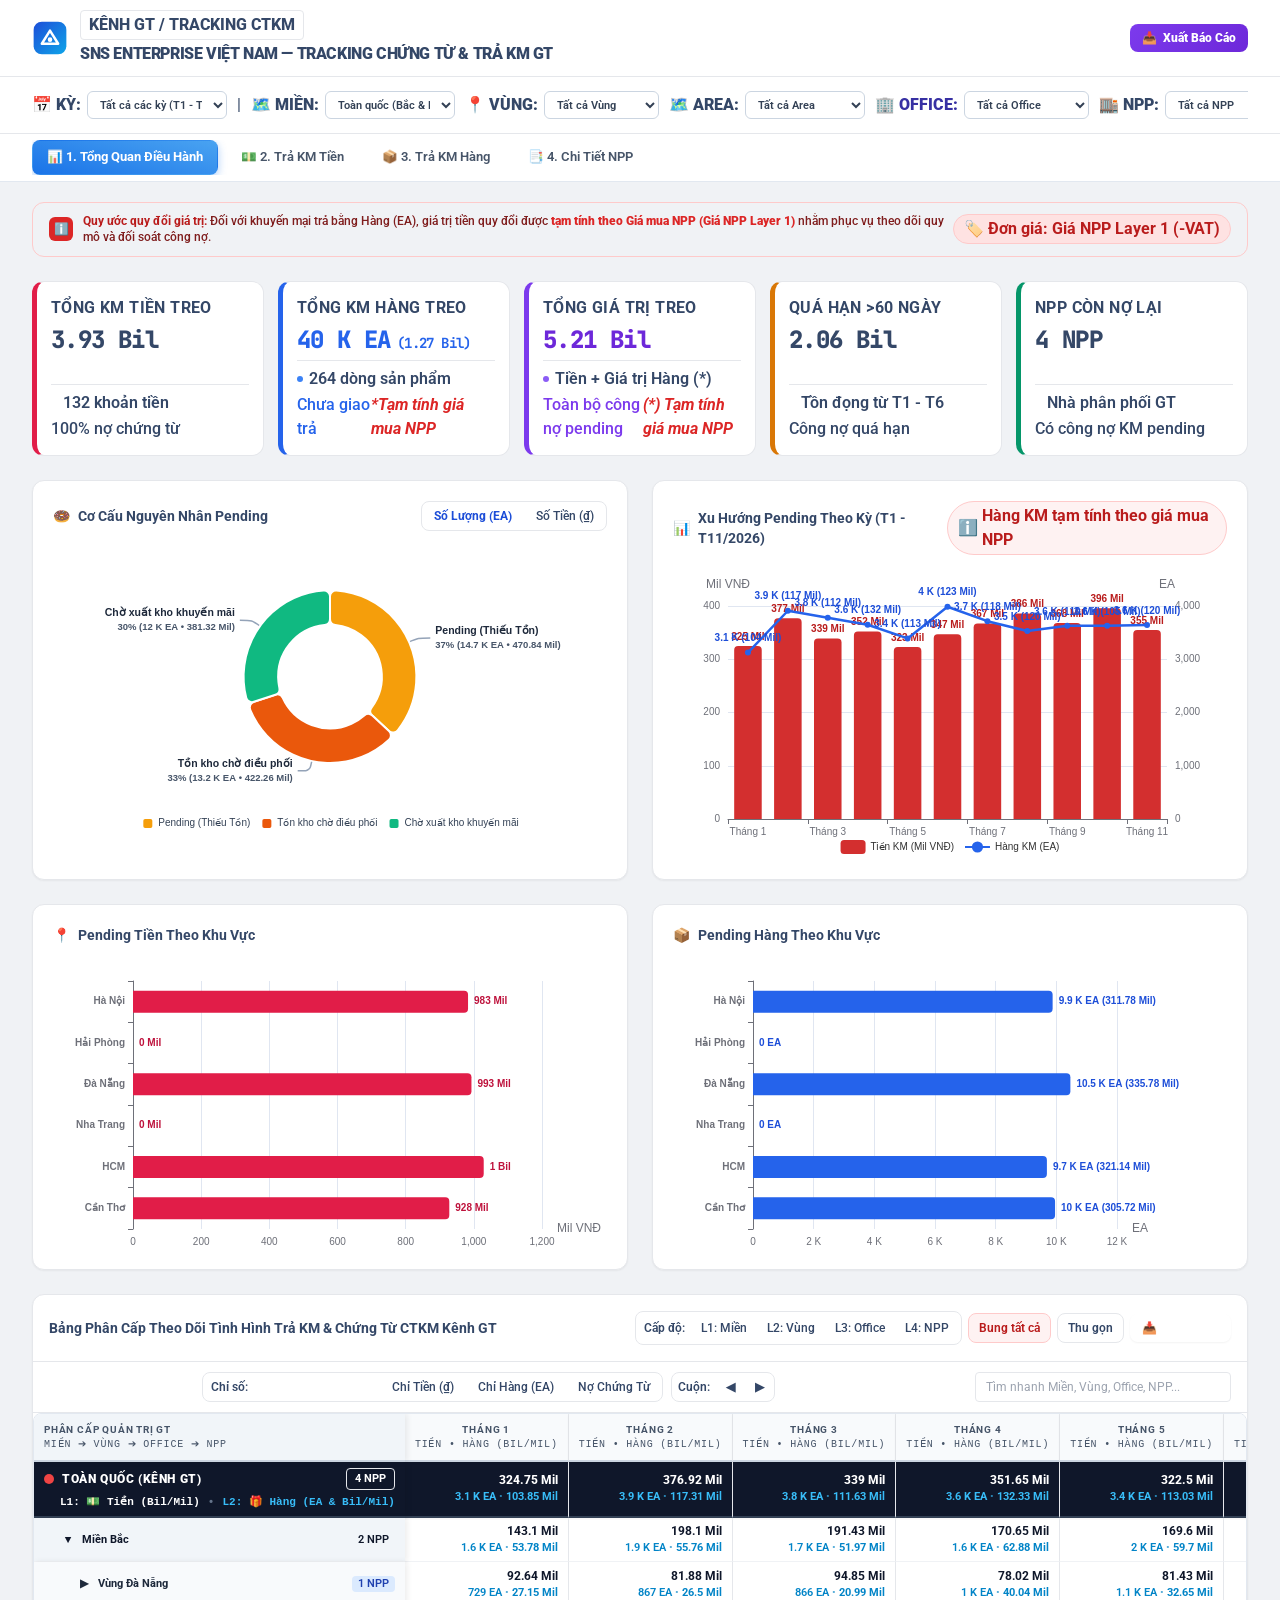
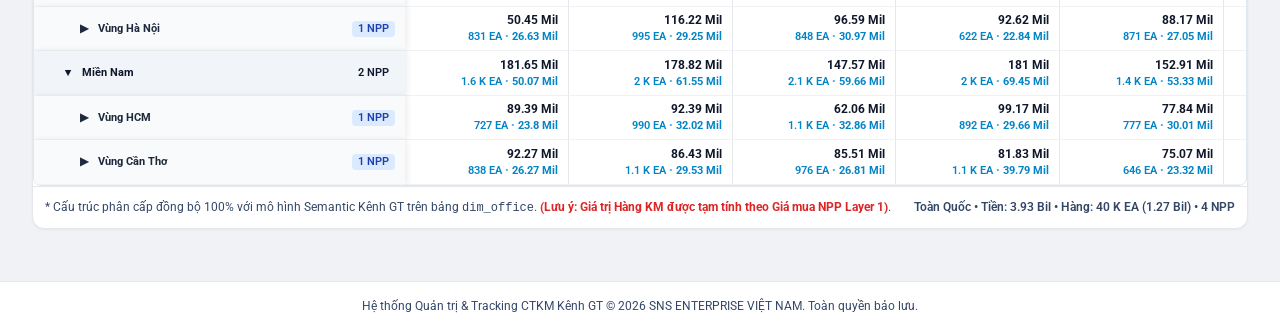
<file: apps/ctkm/index.html>
<!DOCTYPE html>

<html lang="vi">

<head>

    <meta charset="UTF-8">

    <meta name="viewport" content="width=device-width, initial-scale=1.0">

    <title>SNS ENTERPRISE - Tracking Chứng Từ & Trả KM GT</title>

    <!-- Tailwind CSS -->

    <link rel="stylesheet" href="tailwind.min.css">

    <!-- Pako Gzip Decompressor -->

    <script src="pako.min.js"></script>

    <!-- ECharts Data Visualization -->

    <script src="echarts.min.js"></script>

    <!-- SheetJS Excel Export -->

    <script src="xlsx.full.min.js"></script>

    <!-- Google Fonts Roboto + JetBrains Mono -->

    <link rel="preconnect" href="https://fonts.googleapis.com">

    <link rel="preconnect" href="https://fonts.gstatic.com" crossorigin>

    <link href="https://fonts.googleapis.com/css2?family=JetBrains+Mono:wght@400;500;600;700;800&family=Roboto:wght@300;400;500;700;900&display=swap" rel="stylesheet">

    <style>

        :root {

            --bg-page: #F0F2F5;

            --sidebar-bg: #FFFFFF;

            --card-bg: #FFFFFF;

            --text-dark: #344767;

            --text-muted: #7B809A;

        }

        body {

            background-color: var(--bg-page);

            color: var(--text-dark);

            font-family: 'Roboto', -apple-system, BlinkMacSystemFont, "Segoe UI", sans-serif;

            -webkit-font-smoothing: antialiased;

        }

        .font-mono-num {

            font-family: 'JetBrains Mono', 'Roboto', monospace;

            font-variant-numeric: tabular-nums;

            white-space: nowrap !important;

        }

        .sns-red { color: #d32f2f; }

        .bg-sns-red { background-color: #d32f2f; }

        .border-sns-red { border-color: #d32f2f; }

        

        /* TOP HEADER & NAVBAR STYLES (SYNCHRONIZED WITH DASHBOARD_WEB) */

        .top-header-filter {

            background-color: #FFFFFF !important;

            border-bottom: 1px solid #E2E8F0 !important;

        }

        .header-dropdown {

            font-size: 11px;

            font-weight: 600;

            padding: 3px 8px;

            border-radius: 6px;

            border: 1px solid #CBD5E1;

            background-color: #FFFFFF;

            color: #334155;

            outline: none;

            cursor: pointer;

            transition: border-color 0.2s, box-shadow 0.2s;

            height: 28px;

            line-height: 1.2;

            flex-shrink: 0;

        }

        .header-dropdown:hover, .header-dropdown:focus {

            border-color: #2563EB;

            box-shadow: 0 0 0 1px #2563EB;

        }

        #main-filter-bar-wrapper {

            flex-wrap: nowrap !important;

            min-height: 40px !important;

            max-height: 44px !important;

            white-space: nowrap !important;

            overflow-x: auto !important;

            overflow-y: hidden !important;

            scrollbar-width: thin;

        }

        #main-filter-bar-wrapper::-webkit-scrollbar {

            height: 4px;

        }

        #main-filter-bar-wrapper::-webkit-scrollbar-thumb {

            background-color: #CBD5E1;

            border-radius: 4px;

        }



        /* NAVIGATION TABS (SEGMENTED PILL SYSTEM MATCHING DASHBOARD_WEB) */

        .nav-tab-btn {

            display: inline-flex;

            align-items: center;

            gap: 6px;

            padding: 7px 14px;

            border-radius: 8px;

            font-size: 12.5px;

            font-weight: 600;

            color: #475569;

            background: transparent;

            border: 1px solid transparent;

            cursor: pointer;

            transition: all 0.2s ease;

            white-space: nowrap;

            user-select: none;

        }

        .nav-tab-btn:hover {

            background-color: #F1F5F9;

            color: #0F172A;

        }

        .nav-tab-btn.active {

            background: linear-gradient(195deg, #49a3f1, #1A73E8) !important;

            color: #FFFFFF !important;

            font-weight: 700 !important;

            box-shadow: 0 3px 8px rgba(26, 115, 232, 0.35) !important;

        }



        /* GRADIENT ACCENTS */

        .grad-primary { background: linear-gradient(195deg, #be185d, #9d174d); }

        .grad-green   { background: linear-gradient(195deg, #15803d, #14532d); }

        .grad-blue    { background: linear-gradient(195deg, #1e40af, #0f172a); }

        .grad-purple  { background: linear-gradient(195deg, #6b21a8, #3b0764); }

        .grad-orange  { background: linear-gradient(195deg, #c2410c, #7c2d12); }

        .grad-red     { background: linear-gradient(195deg, #b91c1c, #7f1d1d); }



        /* QUICK FILTER PILLS (HIGH-CONTRAST & CLEAR ACTIVE STATE) */

        .quick-filter-btn {

            display: inline-flex;

            align-items: center;

            gap: 5px;

            padding: 5px 12px;

            border-radius: 9999px;

            font-size: 11px;

            font-weight: 600;

            line-height: 1.2;

            cursor: pointer;

            border: 1px solid #cbd5e1;

            background-color: #ffffff;

            color: #334155;

            transition: all 0.15s ease-in-out;

            box-shadow: 0 1px 2px rgba(0, 0, 0, 0.04);

            user-select: none;

            outline: none;

            white-space: nowrap;

        }

        .quick-filter-btn:hover {

            background-color: #f1f5f9;

            border-color: #94a3b8;

            color: #0f172a;

        }

        .quick-filter-btn.active {

            background-color: #0f172a !important;

            border-color: #0f172a !important;

            color: #ffffff !important;

            font-weight: 700 !important;

            box-shadow: 0 2px 4px rgba(15, 23, 42, 0.25) !important;

        }

        .quick-filter-btn.active .pill-dot {

            background-color: #38bdf8 !important;

            box-shadow: 0 0 5px #38bdf8;

        }

        .quick-filter-btn.active .pill-count {

            background-color: rgba(255, 255, 255, 0.25) !important;

            color: #ffffff !important;

        }

        .quick-filter-btn .pill-dot {

            display: inline-block;

            width: 7px;

            height: 7px;

            border-radius: 50%;

        }

        .quick-filter-btn .pill-count {

            display: inline-block;

            padding: 1px 6px;

            border-radius: 9999px;

            font-size: 10px;

            font-weight: 700;

            background-color: #f1f5f9;

            color: #475569;

            margin-left: 2px;

        }

        /* TABLE SYSTEM DERIVED FROM DASHBOARD_WEB (Clean, Robust, No-Overlap) */

        .table-scroll-container {

            max-height: 560px;

            overflow-y: auto !important;

            overflow-x: auto !important;

            -webkit-overflow-scrolling: touch !important;

            position: relative !important;

            border: 1px solid #E2E8F0;

            border-radius: 8px;

            scrollbar-width: thin;

            scrollbar-color: #94A3B8 #F1F5F9;

        }

        .table-scroll-container::-webkit-scrollbar {

            width: 8px !important;

            height: 8px !important;

            display: block !important;

        }

        .table-scroll-container::-webkit-scrollbar-track {

            background: #F1F5F9 !important;

            border-radius: 4px !important;

        }

        .table-scroll-container::-webkit-scrollbar-thumb {

            background: #94A3B8 !important;

            border-radius: 4px !important;

        }

        .table-scroll-container::-webkit-scrollbar-thumb:hover {

            background: #64748B !important;

        }



        .mat-table {

            width: 100%;

            border-collapse: separate !important;

            border-spacing: 0 !important;

            table-layout: auto;

        }

        .mat-table thead th {

            text-transform: uppercase;

            font-size: 10px;

            font-weight: 700;

            color: #475569;

            background-color: #F8FAFC !important;

            border-bottom: 2px solid #CBD5E1 !important;

            padding: 8px 10px;

            position: sticky !important;

            top: 0 !important;

            z-index: 20 !important;

            box-shadow: 0 1px 3px rgba(0, 0, 0, 0.05) !important;

            white-space: nowrap !important;

        }

        .mat-table td {

            font-size: 11px;

            padding: 6px 10px;

            border-bottom: 1px solid #F0F2F5;

            color: #344767;

            white-space: nowrap !important;

            vertical-align: middle;

        }



        /* STICKY FIRST COLUMN (Freeze Column horizontally) */

        .mat-table th:first-child,

        .mat-table td:first-child {

            position: sticky !important;

            left: 0 !important;

            z-index: 15 !important;

            box-shadow: 2px 0 6px rgba(0, 0, 0, 0.08) !important;

            white-space: nowrap !important;

        }



        /* STICKY CORNER CELL (Top-Left intersection of header & first column) */

        .mat-table thead th:first-child {

            position: sticky !important;

            top: 0 !important;

            left: 0 !important;

            z-index: 35 !important;

            background-color: #F1F5F9 !important;

            white-space: nowrap !important;

        }



        /* STICKY SECOND COLUMN (For detail tables: STT at 0px, Entity at 48px) */

        .mat-table th.sticky-col-2,

        .mat-table td.sticky-col-2 {

            position: sticky !important;

            left: 48px !important;

            z-index: 14 !important;

            box-shadow: 3px 0 6px rgba(0, 0, 0, 0.08) !important;

            white-space: nowrap !important;

            width: 250px !important;

            min-width: 220px !important;

            max-width: 280px !important;

            box-sizing: border-box !important;

            overflow: hidden !important;

            text-overflow: ellipsis !important;

        }

        .mat-table thead th.sticky-col-2 {

            position: sticky !important;

            top: 0 !important;

            left: 48px !important;

            z-index: 34 !important;

            background-color: #F1F5F9 !important;

        }



        /* COMPACT RANK / STT COLUMN (48px exact) */

        .th-rank-col,

        .td-rank-col,

        .mat-table th.th-rank-col,

        .mat-table td.td-rank-col,

        .mat-table th:first-child.th-rank-col,

        .mat-table td:first-child.td-rank-col {

            width: 48px !important;

            min-width: 48px !important;

            max-width: 48px !important;

            text-align: center !important;

            padding-left: 2px !important;

            padding-right: 2px !important;

            box-sizing: border-box !important;

            white-space: nowrap !important;

        }



        /* TREE TABLE FIRST COLUMN BOUNDS (Width bounded so it never overlaps numeric columns) */

        .th-tree-col,

        .td-tree-col,

        #table-km-rtm-tree th:first-child,

        #table-km-rtm-tree td:first-child {

            width: 340px !important;

            min-width: 310px !important;

            max-width: 400px !important;

            box-sizing: border-box !important;

            white-space: nowrap !important;

        }



        /* OPAQUE BACKGROUNDS FOR STICKY COLUMNS (Never transparent, prevents bleed-through) */

        .mat-table td:first-child,

        .mat-table td.sticky-col-2 {

            background-color: #ffffff !important;

        }

        .mat-table tr:hover td:first-child,

        .mat-table tr:hover td.sticky-col-2 {

            background-color: #f8fafc !important;

        }



        /* TREE TABLE ROOT ROW (TOÀN QUỐC - DÒNG TỔNG) - SOLID OPAQUE HIGH-CONTRAST */

        .mat-table tr[data-level="0"] {

            background-color: #0f172a !important;

            color: #ffffff !important;

        }

        .mat-table tr[data-level="0"] td {

            background-color: #0f172a !important;

            color: #ffffff !important;

            border-bottom: 2px solid #334155 !important;

        }

        .mat-table tr[data-level="0"]:hover td {

            background-color: #020617 !important;

        }

        .mat-table tr[data-level="0"] td.tree-col-summary-total {

            background-color: #1e1b4b !important;

            border-left: 1px solid #312e81 !important;

            border-right: 1px solid #312e81 !important;

        }

        .mat-table tr[data-level="0"] td.tree-col-summary-paid {

            background-color: #064e3b !important;

            border-left: 1px solid #047857 !important;

            border-right: 1px solid #047857 !important;

        }

        .mat-table tr[data-level="0"] td.tree-col-summary-pending {

            background-color: #450a0a !important;

            border-left: 1px solid #7f1d1d !important;

            border-right: 1px solid #7f1d1d !important;

        }

        .mat-table tr[data-level="0"] td.tree-col-summary-doc {

            background-color: #451a03 !important;

        }



        /* Explicit font colors inside Tree Table (Never rely on stripped tailwind) */

        .mat-table tr[data-level="0"] .tree-val-tien {

            color: #ffffff !important;

            font-weight: 800 !important;

        }

        .mat-table tr[data-level="0"] .tree-val-tien-zero {

            color: #64748b !important;

            font-weight: 500 !important;

        }

        .mat-table tr[data-level="0"] .tree-val-hang {

            color: #38bdf8 !important; /* Bright Cyan */

            font-weight: 700 !important;

        }

        .mat-table tr[data-level="0"] .tree-val-hang-zero {

            color: #64748b !important;

        }

        .mat-table tr[data-level="0"] .tree-val-paid-tien,

        .mat-table tr[data-level="0"] .tree-val-paid-hang {

            color: #34d399 !important; /* Mint Emerald */

            font-weight: 700 !important;

        }

        .mat-table tr[data-level="0"] .tree-val-pending-tien {

            color: #fecdd3 !important; /* Salmon Rose */

            font-weight: 800 !important;

        }



        /* Non-root child rows (level 1-4) */

        .mat-table tr:not([data-level="0"]) .tree-val-tien {

            color: #0f172a;

            font-weight: 700;

        }

        .mat-table tr:not([data-level="0"]) .tree-val-tien-zero {

            color: #94a3b8;

        }

        .mat-table tr:not([data-level="0"]) .tree-val-hang {

            color: #0284c7; /* Sky 600 */

            font-weight: 600;

        }

        .mat-table tr:not([data-level="0"]) .tree-val-hang-zero {

            color: #cbd5e1;

        }



        .mat-table tr[data-level="1"] td:first-child { background-color: #f1f5f9 !important; color: #0f172a !important; font-weight: 700; }

        .mat-table tr[data-level="2"] td:first-child { background-color: #f8fafc !important; color: #1e293b !important; font-weight: 600; }

        .mat-table tr[data-level="3"] td:first-child { background-color: #ffffff !important; color: #334155 !important; font-weight: 500; }

        .mat-table tr[data-level="4"] td:first-child { background-color: #ffffff !important; color: #0f172a !important; }



        /* TABLE SUMMARY FOOTERS (Sticky bottom total rows for Detail Tables) */

        .mat-table tfoot td {

            position: sticky !important;

            bottom: 0 !important;

            z-index: 18 !important;

            background-color: #f8fafc !important;

            border-top: 2px solid #cbd5e1 !important;

            box-shadow: 0 -2px 6px rgba(0, 0, 0, 0.06) !important;

            font-weight: 700;

        }

        .mat-table tfoot td:first-child,

        .mat-table tfoot td.sticky-col-2 {

            z-index: 25 !important;

            background-color: #f1f5f9 !important;

        }



        /* Tabular numbers for clean numeric & currency alignment */

        .tabular-nums {

            font-variant-numeric: tabular-nums;

            font-feature-settings: "tnum";

        }



        /* =========================================================================

           MOBILE RESPONSIVE SYSTEM FOR DATA TABLES & CONTROLS (<= 768px)

           Optimized for iPhone / Android viewports (375px - 430px)

           ========================================================================= */

        @media (max-width: 768px) {

            /* 1. Page and Main Layout */

            body {

                overflow-x: hidden !important;

                font-size: 11.5px !important;

            }

            main {

                padding-left: 6px !important;

                padding-right: 6px !important;

                padding-top: 6px !important;

                padding-bottom: 24px !important;

            }

            .top-header-filter {

                padding: 6px 8px !important;

            }

            #top-breadcrumb {

                font-size: 8.5px !important;

                padding: 1px 5px !important;

            }



            /* 2. Navigation Tab Buttons on Mobile */

            .nav-tab-btn {

                padding: 5px 9px !important;

                font-size: 11px !important;

                gap: 4px !important;

            }



            /* 3. Global Filter Toolbar on Mobile */

            #main-filter-bar-wrapper {

                padding: 4px 6px !important;

                gap: 5px !important;

                min-height: 36px !important;

                max-height: 38px !important;

            }

            .header-dropdown {

                height: 26px !important;

                font-size: 10px !important;

                padding: 2px 5px !important;

            }



            /* 4. Compact 5 KPI Cards (2x2 grid + 5th full width) */

            .kpi-grid-container {

                grid-template-columns: repeat(2, minmax(0, 1fr)) !important;

                gap: 8px !important;

            }

            .kpi-card-npp {

                grid-column: span 2 / span 2 !important;

            }

            .kpi-grid-container > div {

                padding: 9px 10px !important;

            }

            .kpi-grid-container .text-2xl {

                font-size: 1.15rem !important;

                line-height: 1.35rem !important;

                margin-top: 2px !important;

                margin-bottom: 2px !important;

            }



            /* 5. Charts on Mobile */

            .h-72 {

                height: 220px !important;

            }



            /* 6. Quick Filter Pills on Mobile: Single-line smooth swipe */

            .quick-filter-scroll-wrapper {

                flex-wrap: nowrap !important;

                overflow-x: auto !important;

                -webkit-overflow-scrolling: touch !important;

                width: 100% !important;

                padding-bottom: 4px !important;

                scrollbar-width: none !important;

            }

            .quick-filter-scroll-wrapper::-webkit-scrollbar {

                display: none !important;

            }

            .quick-filter-btn {

                padding: 4px 9px !important;

                font-size: 10px !important;

                flex-shrink: 0 !important;

            }



            /* 7. Table Scroll Containers: Maximum smooth touchscreen scrolling */

            .table-scroll-container {

                max-height: 62vh !important;

                -webkit-overflow-scrolling: touch !important;

                overscroll-behavior-x: contain !important;

                border-radius: 6px !important;

            }



            /* 8. TREE TABLE (TAB 1) - FIRST STICKY COLUMN TIGHTENED TO 160px */

            .th-tree-col,

            .td-tree-col,

            #table-km-rtm-tree th:first-child,

            #table-km-rtm-tree td:first-child {

                width: 160px !important;

                min-width: 150px !important;

                max-width: 170px !important;

                white-space: normal !important;

                word-break: normal !important;

                overflow-wrap: break-word !important;

                padding: 4px 5px !important;

                font-size: 10px !important;

                line-height: 1.25 !important;

                box-shadow: 2px 0 6px rgba(0, 0, 0, 0.12) !important;

            }

            #table-km-rtm-tree thead th:first-child {

                width: 160px !important;

                min-width: 150px !important;

                max-width: 170px !important;

                font-size: 9.5px !important;

            }

            .tree-lvl-1 { padding-left: 2px !important; }

            .tree-lvl-2 { padding-left: 7px !important; }

            .tree-lvl-3 { padding-left: 12px !important; }

            .tree-lvl-4 { padding-left: 17px !important; }

            .tree-toggle {

                width: 13px !important;

                height: 13px !important;

                font-size: 8px !important;

                margin-right: 3px !important;

            }

            #table-km-rtm-tree td:not(:first-child) {

                padding: 4px 5px !important;

                font-size: 10px !important;

            }

            #table-km-rtm-tree thead th:not(:first-child) {

                padding: 5px 5px !important;

                font-size: 9px !important;

            }



            /* 9. DETAIL TABLES (TAB 2: TIỀN, TAB 3: HÀNG) - STT 30px + NPP 120px */

            .th-rank-col,

            .td-rank-col,

            .mat-table th.th-rank-col,

            .mat-table td.td-rank-col,

            .mat-table th:first-child.th-rank-col,

            .mat-table td:first-child.td-rank-col {

                width: 30px !important;

                min-width: 30px !important;

                max-width: 32px !important;

                padding: 4px 1px !important;

                font-size: 9px !important;

            }

            .mat-table th.sticky-col-2,

            .mat-table td.sticky-col-2 {

                left: 30px !important;

                width: 120px !important;

                min-width: 110px !important;

                max-width: 130px !important;

                white-space: normal !important;

                word-break: normal !important;

                overflow-wrap: break-word !important;

                font-size: 10px !important;

                line-height: 1.2 !important;

                padding: 4px 5px !important;

                box-shadow: 2px 0 6px rgba(0, 0, 0, 0.12) !important;

            }

            .mat-table thead th.sticky-col-2 {

                left: 30px !important;

                width: 120px !important;

                min-width: 110px !important;

                max-width: 130px !important;

                font-size: 9.5px !important;

            }

            .mat-table tfoot td.sticky-col-2 {

                left: 30px !important;

                width: 120px !important;

                min-width: 110px !important;

                max-width: 130px !important;

            }



            /* Detail tables width & cell scaling */

            #tienScrollContainer table { min-width: 860px !important; }

            #hangScrollContainer table { min-width: 960px !important; }

            .mat-table th:not(:first-child):not(.sticky-col-2) {

                font-size: 9px !important;

                padding: 5px 5px !important;

            }

            .mat-table td:not(:first-child):not(.sticky-col-2) {

                font-size: 10px !important;

                padding: 4px 5px !important;

            }



            /* 10. TAB 4 (CHI TIẾT NPP) ON MOBILE */

            #tab-npp .grid {

                grid-template-columns: repeat(1, minmax(0, 1fr)) !important;

                gap: 12px !important;

            }

            #tab-npp .h-\[700px\] {

                height: auto !important;

                max-height: none !important;

            }

            #nppListContainer {

                max-height: 220px !important;

            }

            #nppDetailContent {

                padding: 10px !important;

            }

            #nppDetailScrollContainer {

                max-height: 48vh !important;

            }

            #nppDetailScrollContainer table {

                min-width: 560px !important;

            }

            #nppDetailScrollContainer th {

                font-size: 9px !important;

                padding: 4px 5px !important;

            }

            #nppDetailScrollContainer td {

                font-size: 10px !important;

                padding: 4px 5px !important;

            }

        }

    </style>

</head>

<body class="text-slate-800 min-h-screen flex flex-col antialiased" style="background-color: #F0F2F5;">



    <!-- TOP HEADER -->

    <header class="top-header-filter sticky top-0 z-40 shadow-xs">

        <div class="w-full max-w-full px-4 lg:px-8 py-2.5">

            <!-- Row 1: Title, Breadcrumbs, Role & Quick Actions -->

            <div class="flex flex-wrap justify-between items-center gap-2.5">

                <!-- Brand & Breadcrumbs -->

                <div class="flex items-center space-x-3">

                    <img src="../../logo_sns.svg" alt="SNS Logo" class="h-9 w-auto object-contain" onerror="this.style.display='none'">

                    <div>

                        <div class="flex items-center gap-1.5 mb-0.5">

                            <span class="text-[9.5px] font-extrabold uppercase px-2 py-0.5 rounded bg-sky-100 text-sky-800 border border-sky-200" id="top-breadcrumb">Kênh GT / Tracking CTKM</span>

                        </div>

                        <h1 class="text-sm md:text-base font-black text-slate-900 tracking-tight leading-snug">

                            SNS ENTERPRISE VIỆT NAM — TRACKING CHỨNG TỪ & TRẢ KM GT

                        </h1>

                    </div>

                </div>



                <!-- Action Buttons -->

                <div class="flex items-center gap-2 shrink-0">

                    <button onclick="openExportChoiceModal()" class="px-3 py-1.5 rounded-lg text-white text-xs font-black shadow-xs transition-all flex items-center gap-1.5 shrink-0" style="background: linear-gradient(135deg, #7c3aed 0%, #6d28d9 100%) !important; color: #FFFFFF !important;" title="Xuất báo cáo Excel (.xlsx)">

                        <span>📥</span> <span>Xuất Báo Cáo</span>

                    </button>

                </div>

            </div>

        </div>



        <!-- Row 2: SLEEK DYNAMIC FILTER BAR (Synchronized with Dashboard Web) -->

        <div class="bg-slate-50 border-t border-slate-200 px-4 lg:px-8 py-2">

            <div id="main-filter-bar-wrapper" class="flex flex-nowrap items-center gap-2.5 overflow-x-auto no-scrollbar">

                

                <!-- Kỳ Tháng -->

                <div class="flex items-center shrink-0 gap-1.5">

                    <span class="text-[10px] font-black text-slate-500 uppercase whitespace-nowrap">📅 KỲ:</span>

                    <select id="selThang" onchange="applyFilters()" class="header-dropdown font-bold text-sky-800 border-sky-300 bg-sky-50/50" style="min-width: 120px; max-width: 140px;">

                        <option value="ALL">Tất cả các kỳ</option>

                    </select>

                </div>



                <span class="text-slate-300 shrink-0">|</span>



                <!-- Miền -->

                <div class="flex items-center shrink-0 gap-1.5">

                    <span class="text-[10px] font-black text-slate-500 uppercase whitespace-nowrap">🗺️ MIỀN:</span>

                    <select id="selMien" onchange="onMienChange()" class="header-dropdown" style="min-width: 110px; max-width: 130px;">

                        <option value="ALL">Toàn quốc (Bắc & Nam)</option>

                        <option value="North">Miền Bắc</option>

                        <option value="South">Miền Nam</option>

                    </select>

                </div>



                <!-- Vùng -->

                <div class="flex items-center shrink-0 gap-1.5">

                    <span class="text-[10px] font-black text-slate-500 uppercase whitespace-nowrap">📍 VÙNG:</span>

                    <select id="selVung" onchange="onVungChange()" class="header-dropdown font-medium text-slate-800" style="min-width: 115px; max-width: 140px;">

                        <option value="ALL">Tất cả Vùng</option>

                    </select>

                </div>



                <!-- Area (Khu Vực Phụ Trách) -->

                <div class="flex items-center shrink-0 gap-1.5">

                    <span class="text-[10px] font-black text-emerald-700 uppercase whitespace-nowrap">🗺️ AREA:</span>

                    <select id="selArea" onchange="onAreaChange()" class="header-dropdown font-semibold text-emerald-800 border-emerald-200 bg-emerald-50/40" style="min-width: 120px; max-width: 145px;">

                        <option value="ALL">Tất cả Area</option>

                    </select>

                </div>



                <!-- Office (Thay thế cấp tên GSBH bằng cấp Office) -->

                <div class="flex items-center shrink-0 gap-1.5">

                    <span class="text-[10px] font-black text-indigo-800 uppercase whitespace-nowrap">🏢 OFFICE:</span>

                    <select id="selOffice" onchange="onOfficeChange()" class="header-dropdown font-bold text-indigo-700 border-indigo-200 bg-indigo-50/40" style="min-width: 125px; max-width: 155px;">

                        <option value="ALL">Tất cả Office</option>

                    </select>

                </div>



                <!-- NPP -->

                <div class="flex items-center shrink-0 gap-1.5">

                    <span class="text-[10px] font-black text-slate-500 uppercase whitespace-nowrap">🏬 NPP:</span>

                    <select id="selNPP" onchange="applyFilters()" class="header-dropdown font-medium text-slate-800" style="min-width: 140px; max-width: 185px;">

                        <option value="ALL">Tất cả NPP</option>

                    </select>

                </div>



                <span class="text-slate-300 shrink-0">|</span>



                <!-- Phân Loại Lý Do -->

                <div class="flex items-center shrink-0 gap-1.5">

                    <span class="text-[10px] font-black text-slate-500 uppercase whitespace-nowrap">⚠️ LÝ DO:</span>

                    <select id="selLyDo" onchange="applyFilters()" class="header-dropdown text-rose-700 font-semibold" style="min-width: 135px; max-width: 165px;">

                        <option value="ALL">Tất cả phân loại lý do</option>

                        <option value="Thiếu chứng từ">Thiếu chứng từ</option>

                        <option value="Pending (đủ chứng từ)">Pending (đủ chứng từ)</option>

                        <option value="Chờ Key đơn trả NPP">Chờ Key đơn trả NPP</option>

                        <option value="NPP Đang Thanh Lý">NPP Đang Thanh Lý</option>

                        <option value="Đã xử lý / Đã trả">Đã xử lý / Đã trả</option>

                    </select>

                </div>



                <!-- Search NPP & Reset Button -->

                <div class="flex items-center shrink-0 gap-1.5 ml-auto">

                    <input id="txtSearch" type="text" placeholder="🔍 Tìm NPP, CTKM..." oninput="applyFilters()" class="header-dropdown font-normal" style="width: 160px; max-width: 180px;">

                    <button onclick="resetFilters()" title="Đặt lại bộ lọc" class="h-[28px] px-2.5 bg-slate-200 hover:bg-slate-300 text-slate-700 rounded-md transition font-bold text-xs flex items-center justify-center shrink-0">↺ Đặt lại</button>

                </div>

            </div>

        </div>



        <!-- Row 3: NAVIGATION TABS (Segmented Rounded Pills) -->

        <div class="bg-white border-t border-slate-200 px-4 lg:px-8 py-1.5">

            <div class="flex items-center gap-2 overflow-x-auto no-scrollbar">

                <button onclick="switchTab('tab-overview')" id="btn-tab-overview" class="nav-tab-btn tab-btn active">

                    📊 1. Tổng Quan Điều Hành

                </button>

                <button onclick="switchTab('tab-tien')" id="btn-tab-tien" class="nav-tab-btn tab-btn">

                    💵 2. Trả KM Tiền

                </button>

                <button onclick="switchTab('tab-hang')" id="btn-tab-hang" class="nav-tab-btn tab-btn">

                    📦 3. Trả KM Hàng

                </button>

                <button onclick="switchTab('tab-npp')" id="btn-tab-npp" class="nav-tab-btn tab-btn">

                    📑 4. Chi Tiết NPP

                </button>

            </div>

        </div>

    </header>



    <!-- MAIN CONTENT -->

    <main class="flex-1 w-full max-w-full px-4 lg:px-8 py-5">



        <!-- ================= TAB 1: TỔNG QUAN ĐIỀU HÀNH ================= -->

        <section id="tab-overview" class="tab-content space-y-6">

            <!-- VALUATION DISCLOSURE BANNER (GHI CHÚ QUY ĐỔI GIÁ MUA NPP - MÀU ĐỎ) -->

            <div class="bg-gradient-to-r from-red-50/95 via-rose-50/70 to-red-50/90 border border-red-200 rounded-xl px-4 py-2.5 flex flex-col sm:flex-row sm:items-center justify-between gap-2 shadow-2xs">

                <div class="flex items-center gap-2.5">

                    <span class="flex-shrink-0 w-6 h-6 rounded-md bg-red-600 text-white flex items-center justify-center font-bold text-xs shadow-2xs">ℹ️</span>

                    <div class="text-xs text-red-950 leading-snug">

                        <span class="font-bold text-red-700">Quy ước quy đổi giá trị:</span>

                        <span class="text-red-900 font-medium">Đối với khuyến mại trả bằng Hàng (EA), giá trị tiền quy đổi được <strong class="text-red-600 font-black">tạm tính theo Giá mua NPP (Giá NPP Layer 1)</strong> nhằm phục vụ theo dõi quy mô và đối soát công nợ.</span>

                    </div>

                </div>

                <div class="flex items-center gap-2 shrink-0 self-end sm:self-auto">

                    <span class="inline-flex items-center gap-1 text-[10px] font-bold px-2.5 py-0.5 rounded-full bg-red-100 text-red-700 border border-red-200 whitespace-nowrap">

                        🏷️ Đơn giá: Giá NPP Layer 1 (-VAT)

                    </span>

                </div>

            </div>



            <!-- 5 KPI CARDS IN 5-COLUMN GRID (Matching Dashboard Web Styling) -->

            <div class="kpi-grid-container grid grid-cols-1 sm:grid-cols-2 lg:grid-cols-5 gap-2.5 sm:gap-3.5">

                <!-- Card 1: Tổng KM Tiền Treo -->

                <div class="bg-white rounded-xl shadow-xs border border-slate-100 p-3.5 flex flex-col justify-between transition-all hover:shadow-md" style="border-left: 5px solid #e11d48 !important;">

                    <div>

                        <div class="text-[11px] font-bold text-slate-400 uppercase tracking-wide">TỔNG KM TIỀN TREO</div>

                        <div id="kpiTien" class="text-2xl font-black font-mono-num text-rose-600 mt-1 mb-1 tracking-tight">0 ₫</div>

                    </div>

                    <div class="text-[11px] font-semibold space-y-0.5 pt-1.5 border-t border-slate-100/80">

                        <div class="flex items-center text-slate-600">

                            <span class="inline-block w-1.5 h-1.5 rounded-full bg-rose-500 mr-1.5"></span>

                            <span id="kpiTienCount">0 khoản tiền</span>

                        </div>

                        <div class="text-rose-600 font-medium" id="kpiTienDocPct">100% nợ chứng từ</div>

                    </div>

                </div>



                <!-- Card 2: Tổng KM Hàng Treo -->

                <div class="bg-white rounded-xl shadow-xs border border-slate-100 p-3.5 flex flex-col justify-between transition-all hover:shadow-md" style="border-left: 5px solid #2563eb !important;">

                    <div>

                        <div class="text-[11px] font-bold text-slate-400 uppercase tracking-wide">TỔNG KM HÀNG TREO</div>

                        <div id="kpiHang" class="text-xl sm:text-2xl font-black font-mono-num text-blue-600 mt-1 mb-1 tracking-tight flex flex-wrap items-baseline gap-1.5">0 EA</div>

                    </div>

                    <div class="text-[11px] font-semibold space-y-0.5 pt-1.5 border-t border-slate-100/80">

                        <div class="flex items-center text-slate-600">

                            <span class="inline-block w-1.5 h-1.5 rounded-full bg-blue-500 mr-1.5"></span>

                            <span id="kpiHangCount">0 dòng sản phẩm</span>

                        </div>

                        <div class="flex items-center justify-between text-[10.5px]">

                            <span class="text-blue-600 font-medium" id="kpiHangStockPct">Chưa giao trả</span>

                            <span class="text-red-600 font-bold italic" title="Giá trị quy đổi tạm tính theo đơn giá mua NPP Layer 1">*Tạm tính giá mua NPP</span>

                        </div>

                    </div>

                </div>



                <!-- Card 3: Tổng Giá Trị Treo (Tiền + Hàng) -->

                <div class="bg-white rounded-xl shadow-xs border border-slate-100 p-3.5 flex flex-col justify-between transition-all hover:shadow-md" style="border-left: 5px solid #7c3aed !important;">

                    <div>

                        <div class="text-[11px] font-bold text-slate-400 uppercase tracking-wide">TỔNG GIÁ TRỊ TREO</div>

                        <div id="kpiTotalValue" class="text-2xl font-black font-mono-num text-purple-700 mt-1 mb-1 tracking-tight">0 ₫</div>

                    </div>

                    <div class="text-[11px] font-semibold space-y-0.5 pt-1.5 border-t border-slate-100/80">

                        <div class="flex items-center text-slate-600">

                            <span class="inline-block w-1.5 h-1.5 rounded-full bg-purple-500 mr-1.5"></span>

                            <span>Tiền + Giá trị Hàng (*)</span>

                        </div>

                        <div class="flex items-center justify-between text-[10.5px]">

                            <span class="text-purple-600 font-medium">Toàn bộ công nợ pending</span>

                            <span class="text-red-600 font-bold italic" title="Hàng KM tạm tính theo giá mua NPP Layer 1">(*) Tạm tính giá mua NPP</span>

                        </div>

                    </div>

                </div>



                <!-- Card 4: Quá Hạn >60 Ngày -->

                <div class="bg-white rounded-xl shadow-xs border border-slate-100 p-3.5 flex flex-col justify-between transition-all hover:shadow-md" style="border-left: 5px solid #d97706 !important;">

                    <div>

                        <div class="text-[11px] font-bold text-slate-400 uppercase tracking-wide">QUÁ HẠN >60 NGÀY</div>

                        <div id="kpiAgingHigh" class="text-2xl font-black font-mono-num text-amber-600 mt-1 mb-1 tracking-tight">0 ₫</div>

                    </div>

                    <div class="text-[11px] font-semibold space-y-0.5 pt-1.5 border-t border-slate-100/80">

                        <div class="flex items-center text-slate-600">

                            <span class="inline-block w-1.5 h-1.5 rounded-full bg-amber-500 mr-1.5"></span>

                            <span>Tồn đọng từ T1 - T6</span>

                        </div>

                        <div class="text-amber-600 font-medium">Công nợ quá hạn</div>

                    </div>

                </div>



                <!-- Card 5: Số NPP Bị Treo KM -->

                <div class="kpi-card-npp bg-white rounded-xl shadow-xs border border-slate-100 p-3.5 flex flex-col justify-between transition-all hover:shadow-md" style="border-left: 5px solid #059669 !important;">

                    <div>

                        <div class="text-[11px] font-bold text-slate-400 uppercase tracking-wide">NPP CÒN NỢ LẠI</div>

                        <div id="kpiNPP" class="text-2xl font-black font-mono-num text-emerald-600 mt-1 mb-1 tracking-tight">0 NPP</div>

                    </div>

                    <div class="text-[11px] font-semibold space-y-0.5 pt-1.5 border-t border-slate-100/80">

                        <div class="flex items-center text-slate-600">

                            <span class="inline-block w-1.5 h-1.5 rounded-full bg-emerald-500 mr-1.5"></span>

                            <span>Nhà phân phối GT</span>

                        </div>

                        <div class="text-emerald-600 font-medium">Có công nợ KM pending</div>

                    </div>

                </div>

            </div>



            <!-- CHARTS ROW 1 -->

            <div class="grid grid-cols-1 lg:grid-cols-2 gap-6">

                <!-- Chart 1: Cơ cấu nguyên nhân pending -->

                <div class="bg-white p-5 rounded-xl border border-slate-200 shadow-sm">

                    <div class="flex flex-wrap items-center justify-between mb-4 gap-2">

                        <h2 class="text-sm font-bold text-slate-800 flex items-center gap-2">

                            <span>🍩</span> Cơ Cấu Nguyên Nhân Pending

                        </h2>

                        <!-- Switch Metric: Số Lượng (EA) vs Số Tiền (VNĐ) -->

                        <div class="flex items-center gap-1 bg-slate-100 p-0.5 rounded-lg border border-slate-200 text-xs">

                            <button type="button" onclick="setChartReasonMetric('EA')" id="btnReasonMetric-EA" class="px-2.5 py-1 rounded text-xs font-bold bg-white text-blue-700 shadow-2xs transition">Số Lượng (EA)</button>

                            <button type="button" onclick="setChartReasonMetric('TIEN')" id="btnReasonMetric-TIEN" class="px-2.5 py-1 rounded text-xs font-medium text-slate-600 hover:text-slate-900 transition">Số Tiền (₫)</button>

                        </div>

                    </div>

                    <div id="chartReasons" class="h-72 w-full"></div>

                </div>



                <!-- Chart 2: Diễn biến theo tháng -->

                <div class="bg-white p-5 rounded-xl border border-slate-200 shadow-sm">

                    <div class="flex items-center justify-between mb-4">

                        <h2 class="text-sm font-bold text-slate-800 flex items-center gap-2">

                            <span>📊</span> <span id="lblChartMonthlyTitle">Xu Hướng Pending Theo Kỳ</span>

                        </h2>

                        <span class="text-[10px] font-bold text-red-700 bg-red-50 px-2.5 py-0.5 rounded-full border border-red-200 hidden sm:inline-flex items-center gap-1" title="Giá trị tiền của Hàng KM tạm tính theo Giá mua NPP (Layer 1)">

                            <span>ℹ️</span> Hàng KM tạm tính theo giá mua NPP

                        </span>

                    </div>

                    <div id="chartMonthly" class="h-72 w-full"></div>

                </div>

            </div>



            <!-- CHARTS ROW 2 -->

            <div class="grid grid-cols-1 lg:grid-cols-2 gap-6">

                <!-- Chart 3: Pending Tiền Theo Khu vực -->

                <div class="bg-white p-5 rounded-xl border border-slate-200 shadow-sm">

                    <div class="flex items-center justify-between mb-4">

                        <h2 class="text-sm font-bold text-slate-800 flex items-center gap-2">

                            <span>📍</span> Pending Tiền Theo Khu Vực

                        </h2>

                    </div>

                    <div id="chartRegions" class="h-72 w-full"></div>

                </div>



                <!-- Chart 4: Pending Hàng Theo Khu vực -->

                <div class="bg-white p-5 rounded-xl border border-slate-200 shadow-sm">

                    <div class="flex items-center justify-between mb-4">

                        <h2 class="text-sm font-bold text-slate-800 flex items-center gap-2">

                            <span>📦</span> Pending Hàng Theo Khu Vực

                        </h2>

                    </div>

                    <div id="chartStorage" class="h-72 w-full"></div>

                </div>

            </div>



            <!-- TREE TABLE: BẢNG PHÂN CẤP SỐ LIỆU CTKM THEO CẤU TRÚC DIM_CHANNEL (KHUNG ĐỎ YÊU CẦU) -->

            <div class="bg-white rounded-xl border border-slate-200 shadow-sm overflow-hidden" id="treeTableContainer">

                <div class="p-4 border-b border-slate-200 bg-slate-50/80 flex flex-col md:flex-row items-start md:items-center justify-between gap-3">

                    <div>

                        <h3 class="text-sm font-bold text-slate-900">

                            Bảng Phân Cấp Theo Dõi Tình Hình Trả KM & Chứng Từ CTKM Kênh GT

                        </h3>

                    </div>



                    <!-- Level & Action Buttons -->

                    <div class="flex flex-wrap items-center gap-1.5 text-xs">

                        <div class="flex items-center space-x-1 bg-white p-1 rounded-lg border border-slate-200 shadow-xs">

                            <span class="text-[11px] font-semibold text-slate-400 px-1">Cấp độ:</span>

                            <button type="button" onclick="expandTreeToLevel(1)" class="px-2 py-1 bg-slate-100 hover:bg-slate-200 rounded text-slate-700 font-medium transition">L1: Miền</button>

                            <button type="button" onclick="expandTreeToLevel(2)" class="px-2 py-1 bg-slate-100 hover:bg-slate-200 rounded text-slate-700 font-medium transition">L2: Vùng</button>

                            <button type="button" onclick="expandTreeToLevel(3)" class="px-2 py-1 bg-slate-100 hover:bg-slate-200 rounded text-slate-700 font-medium transition">L3: Office</button>

                            <button type="button" onclick="expandTreeToLevel(4)" class="px-2 py-1 bg-slate-100 hover:bg-slate-200 rounded text-slate-700 font-medium transition">L4: NPP</button>

                        </div>



                        <button type="button" onclick="expandAllTree()" class="px-2.5 py-1.5 bg-red-50 hover:bg-red-100 text-red-700 font-semibold rounded-lg border border-red-200 transition">

                            Bung tất cả

                        </button>

                        <button type="button" onclick="collapseAllTree()" class="px-2.5 py-1.5 bg-slate-100 hover:bg-slate-200 text-slate-600 font-semibold rounded-lg border border-slate-200 transition">

                            Thu gọn

                        </button>



                        <button type="button" onclick="exportTreeToExcel()" class="px-3 py-1.5 bg-emerald-600 hover:bg-emerald-700 text-white font-semibold rounded-lg shadow-sm flex items-center gap-1.5 transition">

                            <span>📥</span> Xuất Excel

                        </button>

                    </div>

                </div>



                <!-- Sub-bar: Expand/Collapse Months & Metric Selector & Quick Scroll & Search -->

                <div class="px-4 py-2.5 bg-slate-50 border-b border-slate-200 flex flex-wrap items-center justify-between text-xs gap-3">

                    <div class="flex flex-wrap items-center gap-2">

                        <!-- Toggle Button Bung/Thu Gọn 8 Tháng -->

                        <button type="button" onclick="toggleMonthColumns()" id="btnToggleMonthCols" class="px-3 py-1.5 rounded-lg text-xs font-bold bg-slate-800 hover:bg-slate-700 text-white shadow-xs flex items-center gap-1.5 transition">

                            <span id="btnToggleMonthColsIcon">⊟</span>

                            <span id="btnToggleMonthColsText">Thu Gọn Cột Tháng</span>

                        </button>



                        <!-- Metric Selector for Months -->

                        <div class="flex items-center gap-1 bg-white p-0.5 rounded-lg border border-slate-300 shadow-2xs">

                            <span class="text-[11px] font-semibold text-slate-400 px-1.5">Chỉ số:</span>

                            <button type="button" onclick="setTreeMetric('ALL')" id="metricBtn-ALL" class="px-2.5 py-1 rounded text-xs font-bold bg-slate-800 text-white transition">Toàn Diện (₫ & EA)</button>

                            <button type="button" onclick="setTreeMetric('TIEN')" id="metricBtn-TIEN" class="px-2.5 py-1 rounded text-xs font-medium text-slate-600 hover:bg-slate-100 transition">Chỉ Tiền (₫)</button>

                            <button type="button" onclick="setTreeMetric('HANG')" id="metricBtn-HANG" class="px-2.5 py-1 rounded text-xs font-medium text-slate-600 hover:bg-slate-100 transition">Chỉ Hàng (EA)</button>

                            <button type="button" onclick="setTreeMetric('DOC')" id="metricBtn-DOC" class="px-2.5 py-1 rounded text-xs font-medium text-slate-600 hover:bg-slate-100 transition">Nợ Chứng Từ</button>

                        </div>



                        <!-- Quick Scroll Buttons for Wide Table -->

                        <div class="flex items-center space-x-1 bg-white p-0.5 rounded-lg border border-slate-200 shadow-2xs">

                            <span class="text-[11px] font-semibold text-slate-400 px-1">Cuộn:</span>

                            <button type="button" onclick="scrollTreeHoriz(-280)" class="px-2 py-1 bg-slate-100 hover:bg-slate-200 rounded text-slate-700 font-bold transition" title="Cuộn sang trái">◀</button>

                            <button type="button" onclick="scrollTreeHoriz(280)" class="px-2 py-1 bg-slate-100 hover:bg-slate-200 rounded text-slate-700 font-bold transition" title="Cuộn sang phải">▶</button>

                        </div>

                    </div>



                    <!-- Search Input inside Tree -->

                    <div class="flex items-center space-x-2">

                        <input id="txtTreeSearch" type="text" placeholder="Tìm nhanh Miền, Vùng, Office, NPP..." oninput="onTreeSearch()" class="w-64 bg-white border border-slate-300 rounded px-2.5 py-1.5 text-xs text-slate-800 placeholder-slate-400 focus:outline-none focus:ring-1 focus:ring-red-500 shadow-xs">

                    </div>

                </div>



                <!-- Mobile Table Hint & Quick Touch Scroll Bar -->

                <div class="sm:hidden flex items-center justify-between px-3 py-1.5 bg-sky-50 border-b border-sky-100 text-xs">

                    <span class="text-[10.5px] font-bold text-sky-800 flex items-center gap-1">

                        <span>👆</span> Vuốt ngang xem đủ cột phân cấp & số liệu

                    </span>

                    <div class="flex items-center gap-1">

                        <button type="button" onclick="scrollTreeHoriz(-200)" class="px-2 py-0.5 bg-white hover:bg-sky-100 text-sky-800 font-bold rounded border border-sky-200 text-[11px] shadow-2xs">◀ Trái</button>

                        <button type="button" onclick="scrollTreeHoriz(200)" class="px-2 py-0.5 bg-white hover:bg-sky-100 text-sky-800 font-bold rounded border border-sky-200 text-[11px] shadow-2xs">Phải ▶</button>

                    </div>

                </div>



                <!-- Tree Table Container with Enhanced Scrollbars -->

                <div class="table-scroll-container" id="treeScrollContainer">

                    <table class="mat-table text-[11px]" id="table-km-rtm-tree">

                        <thead class="bg-slate-100 sticky top-0 z-30 text-[11px] font-bold text-slate-700 uppercase tracking-wider border-b border-slate-200 shadow-xs" id="km-tree-thead">

                            <!-- Injected dynamically by renderTreeHeader() -->

                        </thead>

                        <tbody id="km-tree-tbody" class="divide-y divide-slate-100">

                            <!-- Dynamic rows rendered via JS -->

                        </tbody>

                    </table>

                </div>



                <!-- Tree Table Footer Summary -->

                <div class="p-3 bg-slate-50 border-t border-slate-200 text-xs text-slate-500 flex flex-wrap items-center justify-between gap-2">

                    <div>

                        * Cấu trúc phân cấp đồng bộ 100% với mô hình Semantic Kênh GT trên bảng <code>dim_office</code>. <span class="text-red-600 font-bold">(Lưu ý: Giá trị Hàng KM được tạm tính theo Giá mua NPP Layer 1)</span>.

                    </div>

                    <div id="treeSummaryStats" class="font-semibold text-slate-700">

                        Đang hiển thị Toàn Quốc

                    </div>

                </div>

            </div>



        </section>



        <!-- ================= TAB 2: TRẢ KM TIỀN ================= -->

        <section id="tab-tien" class="tab-content hidden space-y-4">

            <!-- Action Bar -->

            <div class="bg-white p-4 rounded-xl border border-slate-200 shadow-sm flex flex-col md:flex-row items-center justify-between gap-3">

                <div class="quick-filter-scroll-wrapper flex items-center gap-1.5 text-xs">

                    <span class="font-bold text-slate-700 mr-1 flex items-center gap-1 flex-shrink-0"><span>📑</span> Lọc nhanh chứng từ:</span>

                    <button type="button" onclick="setTienDocFilter('ALL')" id="pill-tien-all" class="quick-filter-btn active">

                        <span class="pill-dot" style="background-color:#64748b;"></span>

                        <span>Tất cả</span>

                        <span class="pill-count" id="cnt-tien-all">0</span>

                    </button>

                    <button type="button" onclick="setTienDocFilter('BXN')" id="pill-tien-bxn" class="quick-filter-btn">

                        <span class="pill-dot" style="background-color:#f59e0b;"></span>

                        <span>Thiếu BXN</span>

                        <span class="pill-count" id="cnt-tien-bxn">0</span>

                    </button>

                    <button type="button" onclick="setTienDocFilter('HĐ')" id="pill-tien-hd" class="quick-filter-btn">

                        <span class="pill-dot" style="background-color:#ef4444;"></span>

                        <span>Thiếu HĐ</span>

                        <span class="pill-count" id="cnt-tien-hd">0</span>

                    </button>

                    <button type="button" onclick="setTienDocFilter('BB')" id="pill-tien-bb" class="quick-filter-btn">

                        <span class="pill-dot" style="background-color:#3b82f6;"></span>

                        <span>Thiếu BB</span>

                        <span class="pill-count" id="cnt-tien-bb">0</span>

                    </button>

                    <button type="button" onclick="setTienDocFilter('BXNTB')" id="pill-tien-bxntb" class="quick-filter-btn">

                        <span class="pill-dot" style="background-color:#a855f7;"></span>

                        <span>Thiếu BXNTB</span>

                        <span class="pill-count" id="cnt-tien-bxntb">0</span>

                    </button>

                    <button type="button" onclick="setTienDocFilter('AGING')" id="pill-tien-aging" class="quick-filter-btn">

                        <span class="pill-dot" style="background-color:#e11d48;"></span>

                        <span>Quá hạn >60 ngày</span>

                        <span class="pill-count" id="cnt-tien-aging">0</span>

                    </button>

                </div>

                <div class="flex items-center space-x-2">

                    <div class="flex items-center space-x-1 bg-slate-50 p-0.5 rounded-lg border border-slate-200">

                        <span class="text-[11px] font-semibold text-slate-400 px-1">Cuộn bảng:</span>

                        <button type="button" onclick="scrollTableHoriz('tienScrollContainer', -300)" class="px-2 py-1 bg-white hover:bg-slate-200 rounded text-slate-700 font-bold transition shadow-2xs" title="Cuộn sang trái">◀</button>

                        <button type="button" onclick="scrollTableHoriz('tienScrollContainer', 300)" class="px-2 py-1 bg-white hover:bg-slate-200 rounded text-slate-700 font-bold transition shadow-2xs" title="Cuộn sang phải">▶</button>

                    </div>

                    <button onclick="exportTienToExcel()" class="px-3 py-1.5 bg-emerald-600 hover:bg-emerald-700 text-white rounded-lg text-xs font-semibold flex items-center gap-1.5 shadow-sm transition">

                        📥 Xuất Excel Đối Chiếu

                    </button>

                </div>

            </div>



            <!-- Table Container with Frozen Columns & Enhanced Scrollbars -->

            <div class="bg-white rounded-xl border border-slate-200 shadow-sm overflow-hidden">

                <!-- Mobile Table Hint & Quick Touch Scroll Bar -->

                <div class="sm:hidden flex items-center justify-between px-3 py-1.5 bg-rose-50 border-b border-rose-100 text-xs">

                    <span class="text-[10.5px] font-bold text-rose-800 flex items-center gap-1">

                        <span>👆</span> Vuốt ngang xem đủ cột tiền & chứng từ

                    </span>

                    <div class="flex items-center gap-1">

                        <button type="button" onclick="scrollTableHoriz('tienScrollContainer', -200)" class="px-2 py-0.5 bg-white hover:bg-rose-100 text-rose-800 font-bold rounded border border-rose-200 text-[11px] shadow-2xs">◀ Trái</button>

                        <button type="button" onclick="scrollTableHoriz('tienScrollContainer', 200)" class="px-2 py-0.5 bg-white hover:bg-rose-100 text-rose-800 font-bold rounded border border-rose-200 text-[11px] shadow-2xs">Phải ▶</button>

                    </div>

                </div>



                <div id="tienScrollContainer" class="table-scroll-container">

                    <table class="mat-table text-[11px] min-w-[1380px]">

                        <thead>

                            <tr>

                                <th class="th-rank-col text-center">STT</th>

                                <th class="sticky-col-2 text-left cursor-pointer hover:bg-slate-200" onclick="sortTien('ten_npp')">Nhà Phân Phối ↕</th>

                                <th class="text-center min-w-[60px] cursor-pointer hover:bg-slate-200 whitespace-nowrap" onclick="sortTien('thang')">Kỳ ↕</th>

                                <th class="text-left min-w-[130px] whitespace-nowrap">Miền / Khu Vực</th>

                                <th class="text-left min-w-[140px] whitespace-nowrap">🏢 Office</th>

                                <th class="text-left min-w-[240px] max-w-[320px]">Tên Chương Trình Khuyến Mãi</th>

                                <th class="text-right min-w-[135px] whitespace-nowrap cursor-pointer hover:bg-slate-200" onclick="sortTien('amount')">Số Tiền Chưa Trả (Bil/Mil) ↕</th>

                                <th class="text-center min-w-[220px]">Lý Do Pending & Chứng Từ Thiếu</th>

                                <th class="text-center min-w-[115px] whitespace-nowrap">Tuổi Nợ</th>

                            </tr>

                        </thead>

                        <tbody id="tblTienBody" class="divide-y divide-slate-100 font-sans">

                            <!-- Injected by JS -->

                        </tbody>

                        <tfoot id="tblTienFoot"></tfoot>

                    </table>

                </div>

                <!-- Pagination -->

                <div class="p-3 bg-slate-50 border-t border-slate-200 flex flex-wrap items-center justify-between text-xs text-slate-600">

                    <div>

                        Hiển thị <span id="lblTienRange">0-0</span> / <span id="lblTienTotal" class="font-bold">0</span> khoản

                    </div>

                    <div class="flex items-center space-x-2">

                        <button onclick="prevTienPage()" class="px-2.5 py-1 border border-slate-300 rounded bg-white hover:bg-slate-100 transition">Trước</button>

                        <span id="lblTienPage" class="font-semibold text-slate-800">1</span>

                        <button onclick="nextTienPage()" class="px-2.5 py-1 border border-slate-300 rounded bg-white hover:bg-slate-100 transition">Sau</button>

                    </div>

                </div>

            </div>

        </section>



        <!-- ================= TAB 3: TRẢ KM HÀNG ================= -->

        <section id="tab-hang" class="tab-content hidden space-y-4">

            <!-- Professional Valuation Note Banner for Hàng KM (MÀU ĐỎ) -->

            <div class="bg-red-50/90 border border-red-200 rounded-xl px-4 py-2.5 flex items-start sm:items-center gap-2.5 text-xs text-red-950 shadow-2xs">

                <span class="w-6 h-6 rounded-md bg-red-600 text-white flex items-center justify-center font-bold text-xs shrink-0 mt-0.5 sm:mt-0">💡</span>

                <div class="flex-1 leading-snug">

                    <span class="font-bold text-red-700">Ghi chú quy ước kế toán / đối soát:</span>

                    <span class="text-red-900 font-medium">

                        Cột <strong class="text-red-700">"Thành Tiền (VNĐ)"</strong> của các mặt hàng khuyến mại được <strong class="text-red-600 font-black">tạm tính theo Đơn giá mua NPP (Giá NPP Layer 1)</strong> nhằm phục vụ việc lượng hóa quy mô công nợ và hỗ trợ đối soát dòng hàng tồn đọng.

                    </span>

                </div>

                <span class="hidden md:inline-flex items-center gap-1 text-[10px] font-bold px-2 py-0.5 rounded bg-red-100 text-red-700 border border-red-200 whitespace-nowrap">

                    Đơn giá: Giá NPP Layer 1

                </span>

            </div>



            <!-- Action Bar -->

            <div class="bg-white p-4 rounded-xl border border-slate-200 shadow-sm flex flex-col md:flex-row items-center justify-between gap-3">

                <div class="quick-filter-scroll-wrapper flex items-center gap-1.5 text-xs">

                    <span class="font-bold text-slate-700 mr-1 flex items-center gap-1 flex-shrink-0"><span>📦</span> Lọc nhanh lý do:</span>

                    <button type="button" onclick="setHangReasonFilter('ALL')" id="pill-hang-all" class="quick-filter-btn active">

                        <span class="pill-dot" style="background-color:#64748b;"></span>

                        <span>Tất cả</span>

                        <span class="pill-count" id="cnt-hang-all">0</span>

                    </button>

                    <button type="button" onclick="setHangReasonFilter('Chờ Key đơn trả NPP')" id="pill-hang-key" class="quick-filter-btn">

                        <span class="pill-dot" style="background-color:#8b5cf6;"></span>

                        <span>Chờ Key đơn</span>

                        <span class="pill-count" id="cnt-hang-key">0</span>

                    </button>

                    <button type="button" onclick="setHangReasonFilter('Pending (YC sales)')" id="pill-hang-sales" class="quick-filter-btn">

                        <span class="pill-dot" style="background-color:#0284c7;"></span>

                        <span>Pending (YC Sales)</span>

                        <span class="pill-count" id="cnt-hang-sales">0</span>

                    </button>

                    <button type="button" onclick="setHangReasonFilter('Chưa gửi/thiếu (BXN,HĐ,BB)')" id="pill-hang-doc" class="quick-filter-btn">

                        <span class="pill-dot" style="background-color:#ef4444;"></span>

                        <span>Thiếu chứng từ</span>

                        <span class="pill-count" id="cnt-hang-doc">0</span>

                    </button>

                    <button type="button" onclick="setHangReasonFilter('Pending (Thiếu Tồn)')" id="pill-hang-ton" class="quick-filter-btn">

                        <span class="pill-dot" style="background-color:#f59e0b;"></span>

                        <span>Thiếu Tồn</span>

                        <span class="pill-count" id="cnt-hang-ton">0</span>

                    </button>

                    <button type="button" onclick="setHangReasonFilter('NPP Đang Thanh Lý')" id="pill-hang-liquid" class="quick-filter-btn">

                        <span class="pill-dot" style="background-color:#ea580c;"></span>

                        <span>NPP Thanh Lý</span>

                        <span class="pill-count" id="cnt-hang-liquid">0</span>

                    </button>

                </div>

                <div class="flex items-center space-x-2">

                    <div class="flex items-center space-x-1 bg-slate-50 p-0.5 rounded-lg border border-slate-200">

                        <span class="text-[11px] font-semibold text-slate-400 px-1">Cuộn bảng:</span>

                        <button type="button" onclick="scrollTableHoriz('hangScrollContainer', -300)" class="px-2 py-1 bg-white hover:bg-slate-200 rounded text-slate-700 font-bold transition shadow-2xs" title="Cuộn sang trái">◀</button>

                        <button type="button" onclick="scrollTableHoriz('hangScrollContainer', 300)" class="px-2 py-1 bg-white hover:bg-slate-200 rounded text-slate-700 font-bold transition shadow-2xs" title="Cuộn sang phải">▶</button>

                    </div>

                    <button onclick="exportHangToExcel()" class="px-3 py-1.5 bg-emerald-600 hover:bg-emerald-700 text-white rounded-lg text-xs font-semibold flex items-center gap-1.5 shadow-sm transition">

                        📥 Xuất Excel Trả Hàng

                    </button>

                </div>

            </div>



            <!-- Table Container with Frozen Columns & Enhanced Scrollbars -->

            <div class="bg-white rounded-xl border border-slate-200 shadow-sm overflow-hidden">

                <!-- Mobile Table Hint & Quick Touch Scroll Bar -->

                <div class="sm:hidden flex items-center justify-between px-3 py-1.5 bg-blue-50 border-b border-blue-100 text-xs">

                    <span class="text-[10.5px] font-bold text-blue-800 flex items-center gap-1">

                        <span>👆</span> Vuốt ngang xem đủ sản phẩm & tồn kho

                    </span>

                    <div class="flex items-center gap-1">

                        <button type="button" onclick="scrollTableHoriz('hangScrollContainer', -200)" class="px-2 py-0.5 bg-white hover:bg-blue-100 text-blue-800 font-bold rounded border border-blue-200 text-[11px] shadow-2xs">◀ Trái</button>

                        <button type="button" onclick="scrollTableHoriz('hangScrollContainer', 200)" class="px-2 py-0.5 bg-white hover:bg-blue-100 text-blue-800 font-bold rounded border border-blue-200 text-[11px] shadow-2xs">Phải ▶</button>

                    </div>

                </div>



                <div id="hangScrollContainer" class="table-scroll-container">

                    <table class="mat-table text-[11px] min-w-[1650px]">

                        <thead>

                            <tr>

                                <th class="th-rank-col text-center">STT</th>

                                <th class="sticky-col-2 text-left cursor-pointer hover:bg-slate-200" onclick="sortHang('ten_npp')">Nhà Phân Phối ↕</th>

                                <th class="text-center min-w-[60px] cursor-pointer hover:bg-slate-200 whitespace-nowrap" onclick="sortHang('thang')">Kỳ ↕</th>

                                <th class="text-left min-w-[120px] whitespace-nowrap">Khu Vực</th>

                                <th class="text-left min-w-[140px] whitespace-nowrap">🏢 Office</th>

                                <th class="text-left min-w-[200px] max-w-[260px]">Tên Chương Trình</th>

                                <th class="text-left min-w-[230px] max-w-[280px] cursor-pointer hover:bg-slate-200" onclick="sortHang('ten_sp')">Sản Phẩm KM ↕</th>

                                <th class="text-center min-w-[90px] whitespace-nowrap">Bảo Quản</th>

                                <th class="text-right min-w-[155px] whitespace-nowrap cursor-pointer hover:bg-slate-200" onclick="sortHang('ea')" title="Số lượng EA và Giá trị tiền quy đổi tạm tính theo đơn giá mua NPP">

                                    <div>Số Lượng (EA) • Thành Tiền ↕</div>

                                    <div class="text-[9.5px] font-bold text-red-600 italic font-mono">(Tạm tính giá mua NPP)</div>

                                </th>

                                <th class="text-center min-w-[145px] whitespace-nowrap">Lý Do Pending</th>

                                <th class="text-left min-w-[200px] max-w-[260px]">Chi Tiết Pending</th>

                                <th class="text-center min-w-[115px] whitespace-nowrap">Tuổi Nợ</th>

                            </tr>

                        </thead>

                        <tbody id="tblHangBody" class="divide-y divide-slate-100 font-sans">

                            <!-- Injected by JS -->

                        </tbody>

                        <tfoot id="tblHangFoot"></tfoot>

                    </table>

                </div>

                <!-- Pagination -->

                <div class="p-3 bg-slate-50 border-t border-slate-200 flex flex-wrap items-center justify-between text-xs text-slate-600">

                    <div>

                        Hiển thị <span id="lblHangRange">0-0</span> / <span id="lblHangTotal" class="font-bold">0</span> mục

                    </div>

                    <div class="flex items-center space-x-2">

                        <button onclick="prevHangPage()" class="px-2.5 py-1 border border-slate-300 rounded bg-white hover:bg-slate-100 transition">Trước</button>

                        <span id="lblHangPage" class="font-semibold text-slate-800">1</span>

                        <button onclick="nextHangPage()" class="px-2.5 py-1 border border-slate-300 rounded bg-white hover:bg-slate-100 transition">Sau</button>

                    </div>

                </div>

            </div>

        </section>



        <!-- ================= TAB 4: SỔ TAY CHỨNG TỪ NPP ================= -->

        <section id="tab-npp" class="tab-content hidden space-y-4">

            <div class="grid grid-cols-1 lg:grid-cols-3 gap-6">

                <!-- Cột Trái: Danh Sách NPP -->

                <div class="bg-white rounded-xl border border-slate-200 shadow-sm p-4 flex flex-col h-[700px]">

                    <div class="mb-3">

                        <h3 class="text-sm font-bold text-slate-800 flex items-center justify-between">

                            <span>🏢 Danh Sách Nhà Phân Phối</span>

                            <span id="lblNppCountBadge" class="text-xs bg-slate-100 text-slate-600 px-2 py-0.5 rounded font-semibold">0 NPP</span>

                        </h3>

                        <p class="text-[11px] text-slate-500 mt-0.5">Xếp theo mức độ nợ KM & chứng từ</p>

                        <input id="txtNppSearch" type="text" placeholder="Tìm nhanh NPP theo tên hoặc mã..." oninput="renderNppList()" class="mt-2 w-full bg-slate-50 border border-slate-300 rounded px-2.5 py-1.5 text-xs focus:outline-none focus:ring-1 focus:ring-red-500">

                    </div>

                    <div id="nppListContainer" class="flex-1 overflow-y-auto custom-scroll space-y-2 pr-1">

                        <!-- Injected by JS -->

                    </div>

                </div>



                <!-- Cột Phải: Dossier Chi Tiết Của NPP -->

                <div class="lg:col-span-2 bg-white rounded-xl border border-slate-200 shadow-sm p-5 flex flex-col h-[700px] overflow-y-auto custom-scroll">

                    <div id="nppDetailPlaceholder" class="flex flex-col items-center justify-center h-full text-slate-400">

                        <span class="text-4xl mb-2">👈</span>

                        <p class="text-sm">Vui lòng chọn 1 Nhà Phân Phối ở cột bên trái để xem Hồ Sơ Đối Soát</p>

                    </div>



                    <div id="nppDetailContent" class="hidden space-y-5">

                        <!-- Mobile Quick Back to NPP List -->

                        <div class="sm:hidden flex items-center justify-between bg-slate-100 p-2 rounded-lg border border-slate-200 text-xs">

                            <span class="font-medium text-slate-600">Đang xem chi tiết NPP</span>

                            <button type="button" onclick="document.getElementById('txtNppSearch')?.scrollIntoView({ behavior: 'smooth', block: 'center' })" class="px-2.5 py-1 bg-white hover:bg-slate-200 text-slate-800 font-bold rounded border border-slate-300 text-xs shadow-2xs flex items-center gap-1">

                                <span>▲</span> Chọn NPP khác

                            </button>

                        </div>



                        <!-- NPP Profile Header -->

                        <div class="flex flex-col sm:flex-row items-start sm:items-center justify-between pb-4 border-b border-slate-200 gap-3">

                            <div>

                                <div class="flex items-center space-x-2">

                                    <span id="d_nppCode" class="text-xs font-bold px-2 py-0.5 rounded bg-slate-200 text-slate-800">1029823</span>

                                    <span id="d_nppKhuVuc" class="text-xs font-semibold px-2 py-0.5 rounded bg-blue-100 text-blue-800">Nha Trang</span>

                                    <span id="d_nppMien" class="text-xs font-semibold px-2 py-0.5 rounded bg-slate-100 text-slate-700">Miền Nam</span>

                                </div>

                                <h2 id="d_nppName" class="text-base font-bold text-slate-900 mt-1">CÔNG TY TNHH MTV TIẾN PHƯƠNG BÌNH THUẬN</h2>

                                <p class="text-xs text-slate-500 mt-0.5">

                                    Office: <strong id="d_nppOffice" class="text-indigo-700 font-bold">...</strong> | GSBH: <strong id="d_nppGSBH" class="text-slate-700">...</strong> | 

                                    ASM: <strong id="d_nppASM" class="text-slate-700">Nguyễn Thanh Tùng</strong>

                                </p>

                            </div>

                            <button onclick="exportCurrentNppDossier()" class="px-3 py-1.5 bg-red-600 hover:bg-red-700 text-white rounded-lg text-xs font-semibold flex items-center gap-1.5 shadow-sm transition">

                                📑 Xuất Biên Bản Đối Soát NPP

                            </button>

                        </div>



                        <!-- 3 Mini Stats -->

                        <div class="grid grid-cols-1 sm:grid-cols-3 gap-3">

                            <div class="p-3 bg-red-50/70 border border-red-200 rounded-lg">

                                <span class="text-[11px] font-bold text-red-600 uppercase">Tiền KM Treo</span>

                                <div id="d_statTien" class="text-lg font-black text-red-700 mt-0.5">0 ₫</div>

                                <span id="d_statTienCount" class="text-[11px] text-red-500">0 chương trình</span>

                            </div>

                            <div class="p-3 bg-blue-50/70 border border-blue-200 rounded-lg">

                                <span class="text-[11px] font-bold text-blue-600 uppercase">Hàng KM Treo</span>

                                <div id="d_statHang" class="text-lg font-black text-blue-700 mt-0.5">0 EA</div>

                                <span id="d_statHangCount" class="text-[11px] text-blue-500">0 mục sản phẩm</span>

                            </div>

                            <div class="p-3 bg-amber-50/70 border border-amber-200 rounded-lg">

                                <span class="text-[11px] font-bold text-amber-600 uppercase">Tình Trạng Chứng Từ</span>

                                <div id="d_statDocStatus" class="text-xs font-bold text-amber-800 mt-1">Cần bổ sung</div>

                                <span class="text-[11px] text-amber-600">BXN, HĐ, BB, BXNTB</span>

                            </div>

                        </div>



                        <!-- CHECKLIST CHỨNG TỪ CẦN THU HỒI -->

                        <div class="p-4 bg-slate-50 border border-slate-200 rounded-xl">

                            <h4 class="text-xs font-bold text-slate-800 uppercase tracking-wider mb-2.5 flex items-center gap-1.5">

                                <span>📋</span> Checklist Bộ 4 Chứng Từ Cần Thu Hồi Bổ Sung

                            </h4>

                            <div class="grid grid-cols-2 sm:grid-cols-4 gap-2 text-xs">

                                <div id="chk_bxn" class="p-2.5 rounded-lg border bg-white flex items-center space-x-2">

                                    <span class="text-base">📄</span>

                                    <div>

                                        <div class="font-bold text-slate-800">BXN</div>

                                        <div class="text-[10px] text-slate-500">Bản xác nhận</div>

                                    </div>

                                </div>

                                <div id="chk_hd" class="p-2.5 rounded-lg border bg-white flex items-center space-x-2">

                                    <span class="text-base">🧾</span>

                                    <div>

                                        <div class="font-bold text-slate-800">Hóa Đơn (HĐ)</div>

                                        <div class="text-[10px] text-slate-500">Hóa đơn GTGT</div>

                                    </div>

                                </div>

                                <div id="chk_bb" class="p-2.5 rounded-lg border bg-white flex items-center space-x-2">

                                    <span class="text-base">📝</span>

                                    <div>

                                        <div class="font-bold text-slate-800">Biên Bản (BB)</div>

                                        <div class="text-[10px] text-slate-500">Đối chiếu CTKM</div>

                                    </div>

                                </div>

                                <div id="chk_bxntb" class="p-2.5 rounded-lg border bg-white flex items-center space-x-2">

                                    <span class="text-base">📬</span>

                                    <div>

                                        <div class="font-bold text-slate-800">BXNTB</div>

                                        <div class="text-[10px] text-slate-500">Xác nhận thông báo</div>

                                    </div>

                                </div>

                            </div>

                        </div>



                        <!-- Bảng Chi Tiết Khoản KM Của NPP -->

                        <div>

                            <div class="flex items-center justify-between mb-2">

                                <h4 class="text-xs font-bold text-slate-800 uppercase tracking-wider flex items-center gap-1.5">

                                    <span>📋</span> Chi Tiết Các Chương Trình Đang Treo

                                </h4>

                                <span class="text-[11px] text-slate-500 font-medium">Cuộn bảng để xem danh sách</span>

                            </div>



                            <!-- Mobile Table Hint & Quick Touch Scroll Bar -->

                            <div class="sm:hidden flex items-center justify-between px-3 py-1.5 bg-slate-100 border border-slate-200 rounded-t-lg text-xs">

                                <span class="text-[10.5px] font-bold text-slate-700 flex items-center gap-1">

                                    <span>👆</span> Vuốt ngang xem chi tiết CTKM

                                </span>

                                <div class="flex items-center gap-1">

                                    <button type="button" onclick="scrollTableHoriz('nppDetailScrollContainer', -180)" class="px-2 py-0.5 bg-white hover:bg-slate-200 text-slate-800 font-bold rounded border border-slate-300 text-[11px] shadow-2xs">◀ Trái</button>

                                    <button type="button" onclick="scrollTableHoriz('nppDetailScrollContainer', 180)" class="px-2 py-0.5 bg-white hover:bg-slate-200 text-slate-800 font-bold rounded border border-slate-300 text-[11px] shadow-2xs">Phải ▶</button>

                                </div>

                            </div>



                            <div id="nppDetailScrollContainer" class="table-scroll-container max-h-[380px]">

                                <table class="mat-table text-[11px] min-w-[650px]">

                                    <thead>

                                        <tr>

                                            <th class="text-center min-w-[60px]">Kỳ</th>

                                            <th class="text-center min-w-[85px]">Hình Thức</th>

                                            <th class="text-left min-w-[220px]">Chương Trình / Sản Phẩm</th>

                                            <th class="text-right min-w-[130px]">Quy Mô Treo</th>

                                            <th class="text-left min-w-[200px]">Lý Do & Chi Tiết</th>

                                        </tr>

                                    </thead>

                                    <tbody id="tblNppProgramsBody" class="divide-y divide-slate-100 font-sans">

                                        <!-- Injected by JS -->

                                    </tbody>

                                </table>

                            </div>

                        </div>

                    </div>

                </div>

            </div>

        </section>



        <!-- ================= TAB 5: BÁO CÁO GSBH ================= -->

        <section id="tab-gsbh" class="tab-content hidden space-y-4">

            <!-- Action Bar -->

            <div class="bg-white p-4 rounded-xl border border-slate-200 shadow-sm flex items-center justify-between">

                <div>

                    <h3 class="text-sm font-bold text-slate-900">Bảng Xếp Hạng Đôn Đốc Theo Văn Phòng (Office Leaderboard)</h3>

                    <p class="text-xs text-slate-500 mt-0.5">Theo dõi tỷ lệ nợ chứng từ và số lượng NPP chưa hoàn tất thủ tục trả KM theo từng Văn phòng (Office)</p>

                </div>

                <div class="flex items-center space-x-2">

                    <div class="flex items-center space-x-1 bg-slate-50 p-0.5 rounded-lg border border-slate-200">

                        <span class="text-[11px] font-semibold text-slate-400 px-1">Cuộn bảng:</span>

                        <button type="button" onclick="scrollTableHoriz('gsbhScrollContainer', -300)" class="px-2 py-1 bg-white hover:bg-slate-200 rounded text-slate-700 font-bold transition shadow-2xs" title="Cuộn sang trái">◀</button>

                        <button type="button" onclick="scrollTableHoriz('gsbhScrollContainer', 300)" class="px-2 py-1 bg-white hover:bg-slate-200 rounded text-slate-700 font-bold transition shadow-2xs" title="Cuộn sang phải">▶</button>

                    </div>

                    <button onclick="exportGsbhToExcel()" class="px-3 py-1.5 bg-emerald-600 hover:bg-emerald-700 text-white rounded-lg text-xs font-semibold flex items-center gap-1.5 shadow-sm transition">

                        📥 Xuất Báo Cáo Kế Hoạch Đôn Đốc

                    </button>

                </div>

            </div>



            <!-- GSBH Table Container with Frozen Columns & Enhanced Scrollbars -->

            <div class="bg-white rounded-xl border border-slate-200 shadow-sm overflow-hidden">

                <!-- Mobile Table Hint & Quick Touch Scroll Bar -->

                <div class="sm:hidden flex items-center justify-between px-3 py-1.5 bg-slate-50 border-b border-slate-200 text-xs">

                    <span class="text-[10.5px] font-bold text-slate-700 flex items-center gap-1">

                        <span>👆</span> Vuốt ngang xem bảng Office

                    </span>

                    <div class="flex items-center gap-1">

                        <button type="button" onclick="scrollTableHoriz('gsbhScrollContainer', -200)" class="px-2 py-0.5 bg-white hover:bg-slate-200 text-slate-800 font-bold rounded border border-slate-300 text-[11px] shadow-2xs">◀ Trái</button>

                        <button type="button" onclick="scrollTableHoriz('gsbhScrollContainer', 200)" class="px-2 py-0.5 bg-white hover:bg-slate-200 text-slate-800 font-bold rounded border border-slate-300 text-[11px] shadow-2xs">Phải ▶</button>

                    </div>

                </div>

                <div id="gsbhScrollContainer" class="table-scroll-container">

                    <table class="mat-table text-[11px] min-w-[1150px]">

                        <thead>

                            <tr>

                                <th class="th-rank-col text-center">Xếp Hạng</th>

                                <th class="sticky-col-2 text-left">Văn Phòng (Office)</th>

                                <th class="text-left min-w-[130px] whitespace-nowrap">Vùng Phụ Trách</th>

                                <th class="text-center min-w-[90px] whitespace-nowrap">Miền</th>

                                <th class="text-center min-w-[105px] whitespace-nowrap">Số NPP Bị Treo</th>

                                <th class="text-right min-w-[140px] whitespace-nowrap">Tổng Tiền KM (Bil/Mil)</th>

                                <th class="text-right min-w-[150px] whitespace-nowrap" title="Tổng EA và Giá trị tiền quy đổi tạm tính theo giá mua NPP">

                                    <div>Tổng Hàng KM (EA • Bil/Mil)</div>

                                    <div class="text-[9.5px] font-bold text-red-600 font-mono">(*Tạm tính giá mua NPP)</div>

                                </th>

                                <th class="text-right min-w-[130px] whitespace-nowrap">Treo >60 Ngày (Bil/Mil)</th>

                                <th class="text-center min-w-[145px] whitespace-nowrap">Trạng Thái Đôn Đốc</th>

                            </tr>

                        </thead>

                        <tbody id="tblGsbhBody" class="divide-y divide-slate-100 font-sans">

                            <!-- Injected by JS -->

                        </tbody>

                        <tfoot id="tblGsbhFoot"></tfoot>

                    </table>

                </div>

            </div>

        </section>



    </main>



    <!-- FOOTER -->

    <footer class="bg-white border-t border-slate-200 py-4 mt-8">

        <div class="w-full max-w-full px-4 lg:px-8 text-center text-xs text-slate-500">

            Hệ thống Quản trị & Tracking CTKM Kênh GT © 2026 SNS ENTERPRISE VIỆT NAM. Toàn quyền bảo lưu.

        </div>

    </footer>



    <!-- EXPORT SELECTION MODAL (Matching Dashboard Web Styling) -->

    <div id="modal-export-choice" class="fixed inset-0 z-50 bg-slate-900/60 backdrop-blur-xs hidden flex items-center justify-center p-4">

        <div class="bg-white rounded-2xl max-w-md w-full shadow-2xl border border-slate-200 overflow-hidden transform transition-all">

            <div class="px-5 py-3.5 flex items-center justify-between text-white" style="background: linear-gradient(135deg, #7c3aed 0%, #6d28d9 100%);">

                <div class="flex items-center gap-2">

                    <span class="text-base">📥</span>

                    <h3 class="font-bold text-sm tracking-tight">Xuất Dữ Liệu Báo Cáo Tracking CTKM</h3>

                </div>

                <button onclick="closeExportChoiceModal()" class="text-white/80 hover:text-white text-lg font-bold transition">&times;</button>

            </div>

            <div class="p-5 space-y-3">

                <p class="text-xs text-slate-500 mb-1">Vui lòng chọn loại dữ liệu và định dạng báo cáo cần tải về máy:</p>

                

                <!-- Option 1: Toàn bộ -->

                <button onclick="exportAllToExcel(); closeExportChoiceModal();" class="w-full flex items-center justify-between p-3.5 rounded-xl border border-purple-200 hover:border-purple-400 bg-purple-50/50 hover:bg-purple-50 transition text-left group">

                    <div class="flex items-center gap-3">

                        <span class="w-9 h-9 rounded-lg bg-purple-100 text-purple-700 flex items-center justify-center text-base font-bold shrink-0">📊</span>

                        <div>

                            <div class="text-xs font-bold text-slate-900 group-hover:text-purple-700">Xuất Toàn Bộ Báo Cáo (Excel .xlsx)</div>

                            <div class="text-[11px] text-slate-500">Bao gồm cả 2 sheet KM Tiền và KM Hàng</div>

                        </div>

                    </div>

                    <span class="text-slate-400 group-hover:text-purple-600 text-sm font-bold">➔</span>

                </button>



                <!-- Option 2: KM Tiền -->

                <button onclick="exportTienToExcel(); closeExportChoiceModal();" class="w-full flex items-center justify-between p-3.5 rounded-xl border border-rose-200 hover:border-rose-400 bg-rose-50/50 hover:bg-rose-50 transition text-left group">

                    <div class="flex items-center gap-3">

                        <span class="w-9 h-9 rounded-lg bg-rose-100 text-rose-700 flex items-center justify-center text-base font-bold shrink-0">💵</span>

                        <div>

                            <div class="text-xs font-bold text-slate-900 group-hover:text-rose-700">Xuất Báo Cáo KM Tiền (Excel .xlsx)</div>

                            <div class="text-[11px] text-slate-500">Chi tiết chứng từ nợ, số tiền, NPP, tuổi nợ</div>

                        </div>

                    </div>

                    <span class="text-slate-400 group-hover:text-rose-600 text-sm font-bold">➔</span>

                </button>



                <!-- Option 3: KM Hàng -->

                <button onclick="exportHangToExcel(); closeExportChoiceModal();" class="w-full flex items-center justify-between p-3.5 rounded-xl border border-blue-200 hover:border-blue-400 bg-blue-50/50 hover:bg-blue-50 transition text-left group">

                    <div class="flex items-center gap-3">

                        <span class="w-9 h-9 rounded-lg bg-blue-100 text-blue-700 flex items-center justify-center text-base font-bold shrink-0">📦</span>

                        <div>

                            <div class="text-xs font-bold text-slate-900 group-hover:text-blue-700">Xuất Báo Cáo KM Hàng (Excel .xlsx)</div>

                            <div class="text-[11px] text-slate-500">Chi tiết sản phẩm, số lượng EA, thành tiền, lý do</div>

                        </div>

                    </div>

                    <span class="text-slate-400 group-hover:text-blue-600 text-sm font-bold">➔</span>

                </button>



                <div class="pt-2 flex justify-end">

                    <button onclick="closeExportChoiceModal()" class="px-4 py-1.5 text-xs font-semibold text-slate-600 bg-slate-100 hover:bg-slate-200 rounded-lg transition">Đóng</button>

                </div>

            </div>

        </div>

    </div>



    <!-- MODAL ĐỔI VAI TRÒ (RBAC) -->

    <div id="modalUser" class="fixed inset-0 bg-slate-900/50 backdrop-blur-sm z-50 flex items-center justify-center hidden">

        <div class="bg-white rounded-2xl max-w-md w-full mx-4 shadow-xl border border-slate-200 overflow-hidden">

            <div class="p-5 border-b border-slate-100 flex items-center justify-between">

                <h3 class="font-bold text-slate-900 text-sm flex items-center gap-2">

                    <span>🔑</span> Phân Quyền Người Dùng (RBAC)

                </h3>

                <button onclick="closeUserModal()" class="text-slate-400 hover:text-slate-600 font-bold text-base">&times;</button>

            </div>

            <div class="p-5 space-y-4 text-xs">

                <p class="text-slate-600">Hệ thống đồng bộ trực tiếp từ phân quyền tài khoản công ty. Bạn có thể chọn nhanh vai trò để mô phỏng hiển thị dữ liệu:</p>

                <div class="space-y-2">

                    <button onclick="switchRole('director', 'Giám Đốc (Toàn quốc)')" class="w-full text-left p-3 rounded-lg border border-slate-200 hover:border-red-500 hover:bg-red-50/50 flex items-center justify-between transition">

                        <div>

                            <div class="font-bold text-slate-800">👑 Ban Giám Đốc (Director)</div>

                            <div class="text-[11px] text-slate-500">Xem toàn bộ 100% dữ liệu 4 kênh toàn quốc</div>

                        </div>

                        <span class="text-xs text-red-600 font-semibold">Chọn →</span>

                    </button>

                    <button onclick="switchRole('rsm_north', 'RSM Miền Bắc')" class="w-full text-left p-3 rounded-lg border border-slate-200 hover:border-red-500 hover:bg-red-50/50 flex items-center justify-between transition">

                        <div>

                            <div class="font-bold text-slate-800">🎖️ RSM Miền Bắc (Hà Nội, Hải Phòng, ĐN)</div>

                            <div class="text-[11px] text-slate-500">Tự động lọc dữ liệu các NPP Miền Bắc</div>

                        </div>

                        <span class="text-xs text-red-600 font-semibold">Chọn →</span>

                    </button>

                    <button onclick="switchRole('rsm_south', 'RSM Miền Nam')" class="w-full text-left p-3 rounded-lg border border-slate-200 hover:border-red-500 hover:bg-red-50/50 flex items-center justify-between transition">

                        <div>

                            <div class="font-bold text-slate-800">🎖️ RSM Miền Nam (HCM, Nha Trang, Cần Thơ)</div>

                            <div class="text-[11px] text-slate-500">Tự động lọc dữ liệu các NPP Miền Nam</div>

                        </div>

                        <span class="text-xs text-red-600 font-semibold">Chọn →</span>

                    </button>

                </div>

            </div>

            <div class="p-3 bg-slate-50 border-t border-slate-100 text-right">

                <button onclick="closeUserModal()" class="px-4 py-1.5 bg-slate-200 hover:bg-slate-300 text-slate-700 rounded-lg text-xs font-semibold">Đóng</button>

            </div>

        </div>

    </div>



    <!-- EMBEDDED GZIP COMPRESSED DATA PAYLOAD -->

    <script>

        const COMPRESSED_DATA = "H4sIAAAAAAAA/+2dz29kR5Lf/5XCO80AXE1GRP4sGAa2Ja8FeNSrgfqwwEAgON0cklA3KXezBysLOhg++LAXCXsw5mB4ZMFYDLyDncPuwU0Yc2hZ/wf/E+Mxq+tFvsxHFneqXmVSsYcBNr/VT8XuD+NFxs8vuxfHl0fPji6PuuWX3cnx+fHLo8vjZ4dHl92yA/oZwM9QoV2osFRqqVR30F1eXB49P7w8Oz4//M3R825JgYjQGYD3VKJ+fnz+7Oz8pPyJ06Pzk8Pjo14M3mfn/A/nev/4bgnotEYLgAV5eEDpY0fPnw8fMKicM2SR+g88vXh9fvnuv0D47qB/cLdEqw+6Fxfnl6evuuUvv+y+OD562S37v6HVcbeEg+6z4y+6ZdefHkJ30D0/+tXx827ZPTl9++35yaI/enV68fLycC1A99VB8WGYPAzzh2H+MJx6GCUPo/xhlD+Mph6mk4fp/GE6f5ieephJHmbyh5n8YWbqYTZ5mM0fZvOH2amHueRhLn+Yyx/mph7mk4f5/GE+f5ifelhIHhbyh4X8YWHqYaBSalUBW1XgVk0+cPRrUPo9KP0iQPfVpwfd2avDF6+fX54dxif/+uj5q+ODm/9M/2vXP/HTg+43r89PDp+fvbrslr/s3r9+8w/niyenP3zbHXQfvv9R/79vf7d4fH3127PuoPv+65v/582/nJ90nx50n52+PvzN66f/yj998etfnz09Hv7we+/+5AfvPe6txEH34XuPL85uftE/fP+jBfR/6OTVr07Xf+Tff/Low8UHxy8uFo+u3/zT04XqPzocPnn5+vxkfPj46EX2ubf/84v+7NOD7vzzz989/cvu6cWz427ZPf7448MP/t1Hf3344eObP3h+9GJ1HP/4+keMz/316+fPD+/4TP933i2Tv5z4t9Efrn/oFzfGs3t88fLytIs/ercs/dA9POMv+0H5y7J/g1u+bvap1Rfm/4LsK6//we76xut/kdI3/vD9j4pf+cnH7/X//NPfln/g3d/sDXzD3+kNPuvv98nF6/L3W8FR+nbvPyl+uQH5W77g+EOrL5n8uqy/6/B7cNe3fcftV59+ddDdvKyjA/LLL/uv+c6SXMZXLqx/XUfgjf7NNkPz6GXvcySfOnl58frzw6e9w/PBR58s/mLx5OX1m+8Wp29/d4PG5fF5Lj45/eGP11f/4/xksTJmT6Kf1PXuwrPjw/PPPy/8AvaPWiu3/w7e8bmb/8j67/Vw+Pn6/8T079tBd/Si92a6JRijHQXTezzxjDlMTHt5fPTqov9r/v7ro/OTxdPT66v/vnj2+ovrq/96uTi9vvr7xaubf/L4ucNnx5dHZ70lf//0hz8eLU6ur/5w9rPL07PrN396vfjJo795fPDh918fPHr005t/v1evzs5PDp9dPO2tevfoUXfQPfqbx73V/P7r3qgdndx8n47U4i8WVi3OT97+7osbyPeLyZO3f3h6uvj5//v9F4tfvH77fzkk/c/9ww0QL9/+4/npgn30g4uj89PFJ9dX3yx+QT/7hW6PGR+cAQ9FZpi2ZubDFR+L//j67beL0+s3354vvv/m+uqbs8Wri7ffXha4+cXwyfPrq99+fkPc789PFpfXV/978avrN9+d91R98/Q2gBg6/3YRVtwsfjI8+6c1QPTyhz+enywe9V/t47/+5CNO0YfXV/+ttzRX3y34x77/+uz66r+8WDx6++35ypK2hpAJhBDvc7nZGbSR2bk8vX7z+xc37Pzd+WnCRNH29Ebqs+s3f1pcXvR/VX/79tuni/PT6zd/yPgbMzSyPP9mQWt8nry8OD+5Bz+pz1Em6C6/ZIUQd2tgnlfWB5PsTHtid35yxM/6xyziw7zgd/iQAvTGUAkfrgk+m+Izy6usSpZQB0cOiixxTVjamKXdv9GqJImcoYBaFa0S0x4CSfF+Orrg3X53fecG3ahzXLZW1/ECJMUb+W0fGjs8qx+pSMY6QDO8rQwhIpbfVoPW6B1reyTMc5+qBQsk463zuvjiYZpgMcMNqRYoyKB1xhTjMVxrE4okYFhm466Y4gqS5GMzvExW0dMCH5MB1Ls+OOJk+BHL/sYqVsrshzUueFV8rXBNUCmjMsvbpkJuyFlDIWbBczd10B5I+G4GkHb/fqoQI/SKtFGhaH6Y1i5G2EbGCdsK/WqlLaAuxlu41sxra05MtvXOao0Z0OBAuSIzTBNmdpZgaowY0qQBy28nrjUai8OmEkzYXCgXQYP3umhwuPZAnJu2ckzt4UQuWGemMgODJjjNnmZqDybss5Jq4uLFtIfwaqsjzYRthI7BBaV8uSiCaY06yfWlmdrAAhx6wnKYmGtiLma/[base64]/[base64]/LjWbhhwV2jMc4OqhRMI2loMxSgf19p891SXbmoDin5plw3lqdFcaxOKqtNNprF4LxirAFwxM8m1h+B/[base64]/OTdHu31YVMoQmgA+m3F3LtHbfW66NxJJrK+QLIRBpU74sMa1R2zMnNNt6fTVGEDpjgcpTrLgmBM2UdGqNH6+CduWdyFxrxmt2TeWYXHORXgQDnsprb7n2QFydtpJO7eFE1upgsGh/uPYQ3l8tpaDaI0lrb7wtjwDg2kMgqY6ElGsjpuyddVDurOWacLGH+1Q1kCjtFZVnSXOtTTe4umxUG1BoQuMUFl1drrUJRdXJJ9daABi0tQ4n1hkMmqCy2+RTc9wEBB2oHH5hmnCzy3RTc9RoR47KI/[base64]/0znLtIZiSqpNOvrEwMFgDYHQRHK49EPPSThaqNZDIO+2RJvYHDlqbbm0rWajmqCHwyptieQTXGn1vhTZSUKGt6C8aTYRULh9nmkAzWwqqNYLI6UCm2K/LtXa9nlkh2sqrqzGEyKMyTpVbvpn2QBCqPicVmgsEo/[base64]/[base64]/T91EzOqTlu0Ghry4OnuVYjN58edD0rh8+OLo+65S+LFDWSgGojCNz/9KBv4rvHR8z/jUcnZ0fxP0zeewZUtzTGKl8ec8+kF0eHr/qv/cnq517/1PH0+uqfjhZPeht+tnhydsPdk5dv/8/5Sfya8PPuoHt1efHy6KT/R/vLF786Oz7vX4hPjy77AwXvLT44Onv5xRrSbtl9HL/G4idPVmg+ub76+/OfFjguf3Lx2enF4vHHH+/A/Am42wbXugzceLQGFxXw+Sf93FFrqJxnZVIGLo7A/Yez3m5/19vff36xeHJ6ffV3l/E7klInCbd/9fLiPx2fM2zxvUU8W/zVxcUzgXdnyduGSDYqIzkerUmG4Pj4jX77p7EqfihfDLqWxAQLxXNR7PwY4ngyuBHO8qLvHlRyoVwexaQ9WeMBxugbf//N2fXVf369+Py0v55PNqnwzpTVjfzqt/0f6g9+fnFy9ury7OmrMtv/+lt5e2US7XAdp5RzruPJwHWg1D1G5Z0pN4IzaQ+2eYXo6+s3/+vyBu3PTl9/cf3mT+eLF2+/KzH9H/qWq9OL6zffPj1dnJwdXUR/8iZG9d3lArffbyUk745k1JmfsTpas6yVDswgd8vgIBgs+hlMEht9PxtdfxVSM1n/GwcabOZAx6MBbI2WUdwtDZAGfsTs+yCJkRaU50XZ6QzleDSgjMElKDvtrPNFlJkkUY39YzzLtbA+phEzpuPREKlDSv0OdIRmooZrkPZgnsXnEMIzwm0W+4gnA9/BQWKzUaHCss1mktjsCoje/[base64]/Sg5jcK83YW0mSt9ubTzBH9rkGdGPHSxIaSwMJRIbSsiACmhqGM0hS2iaQbg3SuIWKQxpPBki1h8QdwBC0KnuwTBIPdhNg625CbKQBKIZtIQ/[base64]/bsQd0ErZpI/aWyBXLlZjklhYwXX7DoHLN+HFoyGO5bxLvFcdSCu+HC+prXwniYXdBNmqG/[base64]/aaUwCmxfAxyPWmoTpaEPrVTDl5jomSaRDUJ63TzTfqrQ6YrUTlM4Tcj4omthYOkjiNVeF87YuhA2xnQc4RvENTZimAUmh12WymSRGWqjeH9U+c6D9yH+2SOmQcCLtsTz/bZDEXtdF9lauhg1xDTEckTrV43i04t3Q3dI4CxN7eJkkEQ5heCaGo+FNoxujqStep9ENA9pNNPkzSSqRb+O4+gZ/aqoZKS57TgavjBIpKsQSpXUiBQCcZ91JSXXzO0kMsQA8Tzcd5nPd4hHPlqS1G6SVtTzQwee6rSXxku/nJbfV0d8Y5XFoSrqLJA1Do3Y68Ta0cS6JTCcb0d9JYqiF53109GetUasjNmWW4i71Nc/ah8CPGM+DJFa7Squ9++thdYxDbOFPb4gjxr1Kx8CRdcHwlVJ8G/BaEpstNM9Os8vjHfGIVXPo0fxkhx5DmeZBEot9z2h0FbMCqP5uq5Db33jEq57T/X02BBP4aAu+DXstif0VNv9cNrMGqtURn7ECKZuIyvEkNq/xXEtSGzczp/[base64]/ouN4gT4fepfPmjQ1keVkP+6UYJLHRI5Z1Gw3/up0WJdR5JDkeDWY5+Fgsv87XuWCRdy2xfN0gSSRZwN0huHFwLOc2ngxpZo186Hy31BjQTtQGD5LURlSA8Laueg3xnI/9Hk39Jh8wzT2H4ExcClbIlLyTxDsWqvdHdbTAyZ1vVA+sCZM0NRAQ8YEVSWX8O0k8431yvJUrXkMU50XCoxphREx7NFChn+jiZ5IkAYXkme1x5mWYkdeMlEaTUQPgRIXbIInXvAnN1bf167bajShv649HrHkjS/[base64]/XX1fVKbWF/j0gizR5saZGZ9B0kCGcLolnr54lj4dIbmqOXU+JB2kfSz5/kRs6qDJFZ1b1Z1nox0DfhG1BKXYDQA1htMAxEWNalyIGKQpLxCwN1xD3XeATKqoSAEfg3rljoY8uU9pkySmMPc0M6Qba4B2YhXUso2srXGQNro4cmtxgRlmYxBEmdWYN3+3SuSmMZ0R5k3Bbydrlt6B0HHNrzs7jVIkne7DdWq2/t1Q+1HGCcApgCPxgRaTC9mLgBY3pHETPUgiW+7ueUVnLfVJXrnsplgQrJKF4z1EzsMmCTWeL/4znJjq4xlpLy5Lh6xqh4PSZcSqH5VnSr7wkyTvJqwPCvLsdk+Hew69pNNpHuofVCQDBbi0be1JHGISqje/[base64]/qy1yq21GkXmIN0cYhyoMBHJGCSJNm/Cc/Xt/aaphiSwWWxjdcTGu+m0JclqDGCLNRpMEiMtUO+tZzQP2MUjZqNxtDtXG1I0AfVaEo+6RrBnuTRWRzlQnlOJR2y7SOAThfpWae3CxPacQZKwtHC9T5ckz33HIxbnc3zKd58QVMqV43xMEutdpfXe/[base64]/lxjqPf0xmZo1yxg3h1Y7WYqCZmZA6SRGjrAHmWu1xlVPvM64gn7FZHPGF2A651E5GyQRITLWTv2V7HUSppFHhcO2/S/TSawBoea2P54UESe10J1bu/GVbGtMuQjicskKEwyWsgBmPLk+SZJNZauN6rF5INlY0nzFJrl8aWtQIV90FmXsggiaWeINq2MSDAttPUtKrNSd2NUYKERq3VmowN/[base64]/jGe5VJYHdMYa+cSzyMesXuhT3tGQzBq9aGsdWSQxHsWnvfAc5zonfAcj9g21BCroodoHWqwxd5SJokfXaMfPcNVsTrGTdbtF0/4qmreMtUPbjF21RGYXRUHSSy2sDy7vc4roldH3KdOF69bchDKU/GZJD71rRG8KuYA2Oo7qiDk4Yt4xCYEmVFJhuqDyMU7H5MkfCGMbofRO/eKaPBpZg+BkMqZPSaJBZ2Jznny0TWgCjo3p3p0PVPaJuEGrZ1z/MbGzOkgSYXbXgzrjwfdO60sWWWSuAJ48qG8fIxJYmXnQnWGrHINoILJKuFXR4PLSi7m4IYxK0qHuBUkH7OyliRAIJhuEdO8tX+cedAekziWQaRQbu1nknRsbIJs1U39tqHGI4juajooe1yA5nS6YAmcD/yI2dtBEnsr8O58wEo+59Jl2YQ0/mqUc3pij9IgiRWuA+RZbmiVUY2xJT/NApvRTArks9n6blETJqhmkkRthej9TKK4ex6xxbQLiQIEq8uXukESO10J1bu/91XHdH4DjEe8cyNl+uagfANkklhp4XkPPMfwbxrRGCc3TEiTG16h8+XkxiCJjZ5g2rXRuO/aaUXyWd9+PBlM8vg6CIacccVYBpMkPycgzwpy7OFMZiGnSRAIIVbyrEFGCh7KDXWDJHXAVcG8rctgQ2RvsD+JjBrt+VLGrD6U1UwOkhhp4Xqf46/[base64]/iehAMTdZ5rCWx08Ly7NfEfMnq6migGYDScn+DwUyU+w+SdALeGserYhqAq76v6s68t0Yz2u9kyZIt5r2ZJEGMe8SchdWNWMXY3pfe4NKQG1kbfeChTt8hxhaVvE5/LYnHOzOn8+Srq4A25jbSBEiazCPreN19t/RK20DFkUBMEhMr6O625xryyiEYVw5pvrimD/[base64]/ZKYTGfzCSpdhix7NsYAeDbaVWKyxWTa+DIYTaULkoiChpcMU/HJHGYBdud9vfn3aLxiE1GxtFOJECL5TpgJomHXAHE27ryNUQ0Yr5lNB6xkfQ6zYkYsGrV/p+l7gZJ/GPheo8zhu6KZBDqdB80IhlfdjCYJHa6Bp63ctlriOYNljNppUcbGYJGO1FgMUjiMAvDMzF89wxOTY4Xu/[base64]/p6o6BCkUblxKYbnxrYfDBuCLk+lYJLYX2Fz5+vStfa8iL4PC4OZWJfOJIlTzMTnPJnnKmCNgyISWOMR3zUdnYFhvI9XNha+5eN91pKEIATYnUycyJejj3xVDdakEycsEsYN6lkUeJDEus4F6ww55BpQjasWk+DuaHmjJkimv2PwxtqyZR0ksawC6/btqs1Gqq6O2JQJSLNrFn3w5YpKJkkM4H4xgKqb9n1DrUaQZ9dWR6zmwaUXMaeDNeX9G0ySIIHAu2t4816j1dGQG3ajyWqGnNfloYBMklrgOkCe5c5WG9XxqpV6GentDdGkFQ/9wGCPxTI0JknfhrC97579PIsWj9g8FaKEbUfWBb7ajrkbgySRiT3TvPs7YGUsx90ZSehiNHEQcVTBY/rtdMW7IJMkdCE078PryPufx3114z1I1jhP/IjFNgZJYht3eh6hjXb+0E5L0gZLDtBo3n/ULY0zgOWWJCaJeRaAZwH4zj2LhCYkADskO1EhzCSJbVQA8bYufy0RDVn2ZHXENi16SrtEIQSCcvZkkCTULBTP1uscd5GnCZNstzMPxd2UuaON5W15dG4tiV2ugeitXPwa4jl2dybTVNIoBvQz5JPuOhWC5YtD2W/CIIlNFoJnssjR2CYWOR6xIiLLU359cbH1im8L4z3Pa0ks8iY8V9/CH5pqNAKTOxjxiCW1FfeJ+6Ug1pmySWaSpP8E6j1BbbJR3fGE1SNjOn0ewTtdntTNJMn67R/iWS6B1RGN0UVIN4OM5lJYpRLP2ZI2oXwPZJJ4zsLzHtyOfFrs6mjwoiHwlaR9QpBgYnIQkyT/V6PrMcM1sTrGN0kKem9HOW4kHVdJ5jnutSQ2W2ie/6KY75UeedWoHSXVz+Q8eV3cK80k8apvjd9V0eMfqu+WQpXn++IRm//jbOJROENWx6RglsEeJLG2wuafO38ir7GPR2w2CkLCpiFwwHHlwYy1JDHjmTmdJwddA7T5zJTxyBQwfCr8TX1FgHKag0liTgXTbdrWuHIxsa3xiNvWcYUEehM7//MKibUkkYR7VhLX1uJfP7z5zMrxyEoKfMtiX0YMiiaWywyS2FiBdIvea17xEI+YKwApptaQd3GJaB7HWkvivW6CbNUN/KGlpqO7J6tptDwe0LdiBGN1eUXdIEmtg+BcY+c+qRCLedalO8FrpGLTEZPE860N6Vnuc7XxfbffAYH4bLYe+L5DvxiCYJI01QnR+yA6Zm+TZeWjmgetYnfHwLN1odzDzySx19XZ693fDStjG0I+rTAesfwwxYwxW2fnPRXzb0wS51rI3ivZOvdD4hHvjTZJ/[base64]/FI5YbdCHxp71BrcqlSUwSO12lnZ7n0lgf53G4W2q0R+OGPKZ9/1aTS8pLWS3pIInRFrL32h8d8ixhPGIjwFXs/2fVeApixX+hGu+dJBa8Tgs+w2WyOspdBnk8YXvUUaUZGR3QcC+cR/3WktR4CN818A35xqjVEcvTODVKlluvuWHnyfK1JDnH2yN/VYwSuCO0V0M3ls/aXeMJq4l26UwhsFrpWIqXRacHSfxnYXRrHYMun+7mxtPdXNqZYih4X57uxiTxhe+bHaxvpkADACPk4zZhPG4zqe/[base64]/[base64]/1Mo2m1fjTNxVkHoexDM0l8aCF7r2Tnu0xXR2yNg0tXqDsNFssDtpgkHnQVTG/nUtgQ0S5rRo0nA88B+fWvW2LQbmJmAJMkDi0Mz+dv5J2mI29ag/IJxd7ovlSz3FG9lsSbvqfPUf+wAGirSSkWaKR7TFID3U9aTpIrxjvry4PEmSQGWiCeC+L8Prg6Yvt6k+bo/sCQKfdLM0kyhBWAPM9FsDqq4/aGpDsv9TnIuNTnINBBlX0OJkmMozp/40dKOFIex4tHbFIRqcT5cAH74cvFaMcgiV9dJ+czXB2ro3yT3Wqo43yXtYvdl05TMVrNJHGxhec9WG3IK5jiEWu1Chzebhm0IquLk1uYJDHqzeJ7dcwOgAfReh1c3AO4rrWjyQksTBIfWnjdAa93Z//[base64]/Zl0fKpDO3iRRMRHiZJBUP1bkdc9wEa+M7JnITvuMRvxVCOuzYgCFTzLgxSVqnhej9TB/KphyujgafWpNKvA+tkYBP9GaTtAbpxxzn+PSge/3q+GX/hz796v8DGsGDezYJBAA=";

    </script>



    <!-- CORE APPLICATION LOGIC -->

    <script>

        // --- 1. DECOMPRESSION & INITIALIZATION ---

        let RAW_DATA = null;

        let METADATA = {};

        let TIEN_DATA = [];

        let HANG_DATA = [];

        let FILTERED_TIEN = [];

        let FILTERED_HANG = [];



        // Filter state (Cấu trúc phân cấp chuẩn Database: Miền -> Vùng -> Office -> NPP)

        let currentRole = 'director';

        let filterThang = 'ALL';

        let filterMien = 'ALL';

        let filterVung = 'ALL';

        let filterArea = 'ALL';

        let filterOffice = 'ALL';

        let filterNPP = 'ALL';

        let filterKhuVuc = 'ALL';

        let filterGSBH = 'ALL';

        let filterLyDo = 'ALL';

        let filterSearch = '';

        let quickTienDoc = 'ALL';

        let quickHangReason = 'ALL';



        // Pagination

        let pageTien = 1;

        const pageSizeTien = 20;

        let pageHang = 1;

        const pageSizeHang = 20;



        // Sorting

        let sortTienCol = 'amount';

        let sortTienDir = 'desc';

        let sortHangCol = 'ea';

        let sortHangDir = 'desc';



        // Selected NPP in Dossier

        let selectedNppCode = null;



        // Charts

        let chartReasonsInstance = null;

        let chartMonthlyInstance = null;

        let chartRegionsInstance = null;

        let chartStorageInstance = null;

        let chartReasonMetric = 'EA'; // 'EA': theo Số Lượng (EA), 'TIEN': theo Số Tiền (VNĐ)



        function setChartReasonMetric(metric) {

            chartReasonMetric = metric;

            const btnEA = document.getElementById("btnReasonMetric-EA");

            const btnTIEN = document.getElementById("btnReasonMetric-TIEN");

            if (btnEA && btnTIEN) {

                if (metric === 'EA') {

                    btnEA.className = "px-2.5 py-1 rounded text-xs font-bold bg-white text-blue-700 shadow-2xs transition";

                    btnTIEN.className = "px-2.5 py-1 rounded text-xs font-medium text-slate-600 hover:text-slate-900 transition";

                } else {

                    btnTIEN.className = "px-2.5 py-1 rounded text-xs font-bold bg-white text-red-700 shadow-2xs transition";

                    btnEA.className = "px-2.5 py-1 rounded text-xs font-medium text-slate-600 hover:text-slate-900 transition";

                }

            }

            updateCharts();

        }



        function initApp() {

            try {

                if (!COMPRESSED_DATA || COMPRESSED_DATA.startsWith("__")) {

                    console.error("Payload chưa được biên dịch.");

                    return;

                }



                // Decompress via Pako

                const binStr = atob(COMPRESSED_DATA);

                const bytes = new Uint8Array(binStr.length);

                for (let i = 0; i < binStr.length; i++) {

                    bytes[i] = binStr.charCodeAt(i);

                }

                const decompressed = pako.inflate(bytes);

                const jsonStr = (typeof TextDecoder !== 'undefined')

                    ? new TextDecoder('utf-8').decode(decompressed)

                    : decodeURIComponent(escape(String.fromCharCode.apply(null, decompressed)));



                RAW_DATA = JSON.parse(jsonStr);

                METADATA = RAW_DATA.metadata || {};

                TIEN_DATA = RAW_DATA.tien_data || [];

                HANG_DATA = RAW_DATA.hang_data || [];



                console.log(`Đã nạp: ${TIEN_DATA.length} khoản tiền, ${HANG_DATA.length} mục hàng.`);



                populateFilterControls();



                // Đồng bộ trạng thái nút cột tháng trên mobile

                if (!treeMonthColumnsExpanded) {

                    const activeMonths = getTreeActiveMonths();

                    const countStr = activeMonths.length > 0 ? `${activeMonths.length} ` : '';

                    const btnText = document.getElementById("btnToggleMonthColsText");

                    const btnIcon = document.getElementById("btnToggleMonthColsIcon");

                    if (btnText && btnIcon) {

                        btnText.innerText = `Bung ${countStr}Cột Tháng`;

                        btnIcon.innerText = "⊞";

                    }

                }



                applyFilters();

                initCharts();

            } catch (err) {

                console.error("Lỗi giải nén dữ liệu:", err);

                alert("Lỗi nạp dữ liệu: " + err.message);

            }

        }



        // --- 2. POPULATE FILTER CONTROLS ---

        function populateFilterControls() {

            const meta = RAW_DATA.metadata || {};



            // Tháng (Dynamic timeline from metadata)

            const selThang = document.getElementById("selThang");

            const mList = meta.months || [];

            if (mList.length > 0) {

                const minM = mList[0].month;

                const maxM = mList[mList.length - 1].month;

                const maxYear = mList[mList.length - 1].year;

                const isMultiYear = meta.is_multi_year || (new Set(mList.map(x => x.year)).size > 1);

                const rangeLabel = isMultiYear 

                    ? `Tất cả các kỳ (T${minM}/${mList[0].year} - T${maxM}/${maxYear})`

                    : `Tất cả các kỳ (T${minM} - T${maxM}/${maxYear})`;

                selThang.innerHTML = `<option value="ALL">${rangeLabel}</option>`;

                mList.forEach(m => {

                    selThang.innerHTML += `<option value="${m.key || m.month}">${m.label || ('Tháng ' + m.month)} (${m.year})</option>`;

                });

            } else {

                selThang.innerHTML = '<option value="ALL">Tất cả các kỳ</option>';

            }



            // Khởi tạo các cấp bộ lọc địa lý chuẩn Database

            populateVungDropdown();

            populateAreaDropdown();

            populateOfficeDropdown();

            populateNppDropdown();

        }



        // --- CASCADING GEO FILTER ENGINE (CHUẨN DATABASE: MIỀN -> VÙNG -> OFFICE -> NPP) ---
            const STATIC_OFFICE_GEO_MAP = {
        "H.Noi 1": { "vung": "Hà Nội", "mien": "North", "area": "Hà Nội" },
        "H.Noi 2": { "vung": "Hà Nội", "mien": "North", "area": "Hà Nội" },
        "H.Noi 3": { "vung": "Hà Nội", "mien": "North", "area": "Hà Nội" },
        "H.Noi 4": { "vung": "Hà Nội", "mien": "North", "area": "Hà Nội" },
        "H.Noi 5": { "vung": "Hà Nội", "mien": "North", "area": "Hà Nội" },
        "H.Noi 6": { "vung": "Hà Nội", "mien": "North", "area": "Hà Nội" },
        "Son La": { "vung": "Hà Nội", "mien": "North", "area": "Hà Nội" },
        "P.Tho 1": { "vung": "Hà Nội", "mien": "North", "area": "Tây Bắc" },
        "P.Tho 2": { "vung": "Hà Nội", "mien": "North", "area": "Tây Bắc" },
        "T. Nguyen": { "vung": "Hà Nội", "mien": "North", "area": "Tây Bắc" },
        "T.Quang": { "vung": "Hà Nội", "mien": "North", "area": "Tây Bắc" },
        "B.Ninh 1": { "vung": "Hải Phòng", "mien": "North", "area": "Hải Phòng" },
        "B.Ninh 2": { "vung": "Hải Phòng", "mien": "North", "area": "Hải Phòng" },
        "H.Phong 1": { "vung": "Hải Phòng", "mien": "North", "area": "Hải Phòng" },
        "H.Phong 2": { "vung": "Hải Phòng", "mien": "North", "area": "Hải Phòng" },
        "H.Phong 3": { "vung": "Hải Phòng", "mien": "North", "area": "Hải Phòng" },
        "Q.Ninh": { "vung": "Hải Phòng", "mien": "North", "area": "Hải Phòng" },
        "H.Yen": { "vung": "Hải Phòng", "mien": "North", "area": "DH & BMT" },
        "N.An": { "vung": "Hải Phòng", "mien": "North", "area": "DH & BMT" },
        "N.Binh 1": { "vung": "Hải Phòng", "mien": "North", "area": "DH & BMT" },
        "N.Binh 2": { "vung": "Hải Phòng", "mien": "North", "area": "DH & BMT" },
        "T.Hoa": { "vung": "Hải Phòng", "mien": "North", "area": "DH & BMT" },
        "D.Nang": { "vung": "Đà Nẵng", "mien": "South", "area": "Đà Nẵng 1" },
        "Q.Ngai": { "vung": "Đà Nẵng", "mien": "South", "area": "Đà Nẵng 1" },
        "Bình Định": { "vung": "Đà Nẵng", "mien": "South", "area": "Đà Nẵng 2" },
        "Hue": { "vung": "Đà Nẵng", "mien": "South", "area": "Đà Nẵng 2" },
        "B. Duong": { "vung": "Nha Trang", "mien": "South", "area": "Đông Nam Bộ" },
        "TÂY NINH": { "vung": "Nha Trang", "mien": "South", "area": "Đông Nam Bộ" },
        "Đ.Nai 1": { "vung": "Nha Trang", "mien": "South", "area": "Đông Nam Bộ" },
        "Đ.Nai 2": { "vung": "Nha Trang", "mien": "South", "area": "Đông Nam Bộ" },
        "B.Thuan": { "vung": "Nha Trang", "mien": "South", "area": "Nha Trang" },
        "Dlak": { "vung": "Nha Trang", "mien": "South", "area": "Nha Trang" },
        "K.Hoa": { "vung": "Nha Trang", "mien": "South", "area": "Nha Trang" },
        "L.Dong": { "vung": "Nha Trang", "mien": "South", "area": "Nha Trang" },
        "P.Yen": { "vung": "Nha Trang", "mien": "South", "area": "Nha Trang" },
        "BRVT": { "vung": "HCM", "mien": "South", "area": "HCM" },
        "HCM 1": { "vung": "HCM", "mien": "South", "area": "HCM" },
        "HCM 2": { "vung": "HCM", "mien": "South", "area": "HCM" },
        "HCM 3": { "vung": "HCM", "mien": "South", "area": "HCM" },
        "HCM 4": { "vung": "HCM", "mien": "South", "area": "HCM" },
        "HCM 5": { "vung": "HCM", "mien": "South", "area": "HCM" },
        "An Giang": { "vung": "Cần Thơ", "mien": "South", "area": "Cần Thơ" },
        "C. Thơ": { "vung": "Cần Thơ", "mien": "South", "area": "Cần Thơ" },
        "C.Mau": { "vung": "Cần Thơ", "mien": "South", "area": "Cần Thơ" },
        "Ben Tre": { "vung": "Cần Thơ", "mien": "South", "area": "Tiền Giang" },
        "Long An": { "vung": "Cần Thơ", "mien": "South", "area": "Tiền Giang" },
        "T.Giang": { "vung": "Cần Thơ", "mien": "South", "area": "Tiền Giang" },
        "V.Long": { "vung": "Cần Thơ", "mien": "South", "area": "Tiền Giang" }
    };

    const CTKM_AREA_TO_VUNG = {
        "Hà Nội": "Hà Nội", "Tây Bắc": "Hà Nội",
        "Hải Phòng": "Hải Phòng", "DH & BMT": "Hải Phòng",
        "Đà Nẵng 1": "Đà Nẵng", "Đà Nẵng 2": "Đà Nẵng",
        "Đông Nam Bộ": "Nha Trang", "Nha Trang": "Nha Trang",
        "HCM": "HCM",
        "Cần Thơ": "Cần Thơ", "Tiền Giang": "Cần Thơ"
    };

    function getCtkmScopeParams() {
        try {
            const p = new URLSearchParams(window.location.search);
            let mien = p.get('mien') || '';
            let vung = p.get('vung') || '';
            let area = p.get('area') || '';
            let office = p.get('office') || p.get('gsbh') || '';
            let lock = p.get('lock') === '1';

            // Normalize combining accents
            if (vung) vung = vung.normalize('NFC').trim();
            if (area) area = area.normalize('NFC').trim();
            if (office) office = office.normalize('NFC').trim();

            if (area && !vung && CTKM_AREA_TO_VUNG[area]) {
                vung = CTKM_AREA_TO_VUNG[area];
            } else if (vung && CTKM_AREA_TO_VUNG[vung] && !area) {
                area = vung;
                vung = CTKM_AREA_TO_VUNG[area];
            }

            if (office && (!vung || !area || !mien)) {
                const info = STATIC_OFFICE_GEO_MAP[office];
                if (info) {
                    if (!vung) vung = info.vung;
                    if (!area) area = info.area;
                    if (!mien) mien = info.mien;
                }
            }

            if (!vung && !area && !office) {
                try {
                    const pw = window.parent;
                    if (pw && pw !== window) {
                        const u = pw.currentUser || (pw.state && pw.state.currentUser);
                        if (u) {
                            const role = (u.role || '').toLowerCase();
                            const sLvl = (u.scope_level || '').toLowerCase();
                            const sVal = (u.scope_value || '').trim();
                            if (role !== 'admin' && role !== 'bod' && role !== 'director' && sVal && sVal !== 'Toàn Quốc' && sVal.toLowerCase() !== 'all') {
                                if (role === 'gsbh' || sLvl === 'office') {
                                    office = sVal;
                                    const info = STATIC_OFFICE_GEO_MAP[office];
                                    if (info) { vung = info.vung; area = info.area; mien = info.mien; }
                                } else if (sLvl === 'area' || CTKM_AREA_TO_VUNG[sVal]) {
                                    area = sVal;
                                    vung = CTKM_AREA_TO_VUNG[sVal] || '';
                                } else if (role === 'rsm_north') {
                                    mien = 'North';
                                } else if (role === 'rsm_south') {
                                    mien = 'South';
                                } else {
                                    vung = sVal;
                                }
                                lock = true;
                            }
                        }
                    }
                } catch (_) {}
            }

            return { vung: (vung || '').trim(), area: (area || '').trim(), office: (office || '').trim(), mien: (mien || '').trim(), lock };
        } catch (_) {
            return { vung: '', area: '', office: '', mien: '', lock: false };
        }
    }

    function populateVungDropdown() {
        const selVung = document.getElementById("selVung");
        if (!selVung) return;
        const scope = getCtkmScopeParams();
        if (scope.mien && scope.lock) {
            filterMien = scope.mien;
            const selMien = document.getElementById("selMien");
            if (selMien) {
                selMien.value = scope.mien;
                selMien.disabled = true;
            }
        }
        const currentMien = filterMien;
        const vungSet = new Set();
        const hier = (RAW_DATA && RAW_DATA.metadata && RAW_DATA.metadata.geo_hier) || [];
        hier.forEach(h => {
            if (currentMien === 'ALL' || h.mien === currentMien) {
                if (h.vung) vungSet.add(h.vung);
            }
        });
        const sorted = Array.from(vungSet).sort((a,b) => a.localeCompare(b, 'vi'));
        if (scope.vung && scope.lock) {
            const matched = sorted.find(v => v.toLowerCase() === scope.vung.toLowerCase()) || scope.vung;
            filterVung = matched;
            selVung.innerHTML = `<option value="${matched}">${matched}</option>`;
            selVung.value = matched;
            selVung.disabled = true;
        } else {
            const allLabel = currentMien !== 'ALL' ? `Tất cả Vùng (${currentMien === 'North' ? 'Bắc' : 'Nam'})` : 'Tất cả Vùng';
            selVung.innerHTML = `<option value="ALL">${allLabel}</option>` + sorted.map(v => `<option value="${v}">${v}</option>`).join('');
            selVung.disabled = false;
            if (scope.vung) {
                const matched = sorted.find(v => v.toLowerCase() === scope.vung.toLowerCase());
                if (matched) {
                    filterVung = matched;
                    selVung.value = matched;
                }
            } else if (!vungSet.has(filterVung)) {
                filterVung = 'ALL';
                selVung.value = 'ALL';
            } else {
                selVung.value = filterVung;
            }
        }
    }

    function populateAreaDropdown() {
        const selArea = document.getElementById("selArea");
        if (!selArea) return;
        const scope = getCtkmScopeParams();
        const currentMien = filterMien;
        const currentVung = filterVung;
        const areaSet = new Set();

        const hier = (RAW_DATA && RAW_DATA.metadata && RAW_DATA.metadata.geo_hier) || [];
        hier.forEach(h => {
            if (currentMien !== 'ALL' && h.mien !== currentMien) return;
            if (currentVung !== 'ALL' && h.vung !== currentVung) return;
            const info = STATIC_OFFICE_GEO_MAP[h.office];
            if (info && info.area) areaSet.add(info.area);
        });

        // Also check STATIC_OFFICE_GEO_MAP directly for complete coverage
        for (const off in STATIC_OFFICE_GEO_MAP) {
            const info = STATIC_OFFICE_GEO_MAP[off];
            if (currentMien !== 'ALL' && info.mien !== currentMien) continue;
            if (currentVung !== 'ALL' && info.vung !== currentVung) continue;
            if (info.area) areaSet.add(info.area);
        }

        const sorted = Array.from(areaSet).sort((a,b) => a.localeCompare(b, 'vi'));

        if (scope.area && scope.lock) {
            const matched = sorted.find(a => a.toLowerCase() === scope.area.toLowerCase()) || scope.area;
            filterArea = matched;
            selArea.innerHTML = `<option value="${matched}">${matched}</option>`;
            selArea.value = matched;
            selArea.disabled = true;
        } else {
            const allLabel = currentVung !== 'ALL' ? `Tất cả Area (${currentVung})` : 'Tất cả Area';
            selArea.innerHTML = `<option value="ALL">${allLabel}</option>` + sorted.map(a => `<option value="${a}">${a}</option>`).join('');
            selArea.disabled = false;
            if (scope.area) {
                const matched = sorted.find(a => a.toLowerCase() === scope.area.toLowerCase());
                if (matched) {
                    filterArea = matched;
                    selArea.value = matched;
                }
            } else if (!areaSet.has(filterArea)) {
                filterArea = 'ALL';
                selArea.value = 'ALL';
            } else {
                selArea.value = filterArea;
            }
        }
    }

    function populateOfficeDropdown() {
        const selOffice = document.getElementById("selOffice");
        if (!selOffice) return;
        const currentMien = filterMien;
        const currentVung = filterVung;
        const currentArea = filterArea;
        const officeSet = new Set();
        const hier = (RAW_DATA && RAW_DATA.metadata && RAW_DATA.metadata.geo_hier) || [];
        hier.forEach(h => {
            if (currentMien !== 'ALL' && h.mien !== currentMien) return;
            if (currentVung !== 'ALL' && h.vung !== currentVung) return;
            if (currentArea !== 'ALL') {
                const info = STATIC_OFFICE_GEO_MAP[h.office];
                if (!info || info.area !== currentArea) return;
            }
            if (h.office) officeSet.add(h.office);
        });
        const sorted = Array.from(officeSet).sort((a,b) => a.localeCompare(b, 'vi'));
        const scope = getCtkmScopeParams();
        if (scope.office && scope.lock) {
            const matched = sorted.find(o => o.toLowerCase() === scope.office.toLowerCase()) || scope.office;
            filterOffice = matched;
            selOffice.innerHTML = `<option value="${matched}">${matched}</option>`;
            selOffice.value = matched;
            selOffice.disabled = true;
        } else {
            const allLabel = currentArea !== 'ALL' ? `Tất cả Office (${currentArea})` : (currentVung !== 'ALL' ? `Tất cả Office (${currentVung})` : 'Tất cả Office');
            selOffice.innerHTML = `<option value="ALL">${allLabel}</option>` + sorted.map(o => `<option value="${o}">${o}</option>`).join('');
            selOffice.disabled = false;
            if (!officeSet.has(filterOffice)) filterOffice = 'ALL';
            selOffice.value = filterOffice;
        }
    }

    function populateNppDropdown() {
        const selNPP = document.getElementById("selNPP");
        if (!selNPP) return;
        const currentMien = filterMien;
        const currentVung = filterVung;
        const currentArea = filterArea;
        const currentOffice = filterOffice;
        const nppMap = new Map();
        const hier = (RAW_DATA && RAW_DATA.metadata && RAW_DATA.metadata.geo_hier) || [];
        hier.forEach(h => {
            if (currentMien !== 'ALL' && h.mien !== currentMien) return;
            if (currentVung !== 'ALL' && h.vung !== currentVung) return;
            if (currentArea !== 'ALL') {
                const info = STATIC_OFFICE_GEO_MAP[h.office];
                if (!info || info.area !== currentArea) return;
            }
            if (currentOffice !== 'ALL' && h.office !== currentOffice) return;
            if (h.code_npp) {
                nppMap.set(h.code_npp, h.ten_npp ? `${h.code_npp} - ${h.ten_npp}` : h.code_npp);
            }
        });
        const sorted = Array.from(nppMap.entries()).sort((a,b) => a[1].localeCompare(b[1], 'vi'));
        const countLabel = sorted.length > 0 ? ` (${sorted.length})` : '';
        selNPP.innerHTML = `<option value="ALL">Tất cả NPP${countLabel}</option>` + sorted.map(([k, v]) => `<option value="${k}">${v}</option>`).join('');
        if (!nppMap.has(filterNPP)) filterNPP = 'ALL';
        selNPP.value = filterNPP;
    }

    function onMienChange() {
        filterMien = document.getElementById("selMien").value;
        filterVung = 'ALL';
        filterArea = 'ALL';
        filterOffice = 'ALL';
        filterNPP = 'ALL';
        populateVungDropdown();
        populateAreaDropdown();
        populateOfficeDropdown();
        populateNppDropdown();
        applyFilters();
    }

    function onVungChange() {
        filterVung = document.getElementById("selVung").value;
        filterArea = 'ALL';
        filterOffice = 'ALL';
        filterNPP = 'ALL';
        populateAreaDropdown();
        populateOfficeDropdown();
        populateNppDropdown();
        applyFilters();
    }

    function onAreaChange() {
        filterArea = document.getElementById("selArea").value;
        filterOffice = 'ALL';
        filterNPP = 'ALL';
        populateOfficeDropdown();
        populateNppDropdown();
        applyFilters();
    }

    function onOfficeChange() {
        filterOffice = document.getElementById("selOffice").value;
        filterNPP = 'ALL';
        populateNppDropdown();
        applyFilters();
    }



        // --- 3. FILTER LOGIC (CHUẨN DATABASE GEO 4 CẤP: MIỀN -> VÙNG -> OFFICE -> NPP) ---

        function applyFilters() {

            filterThang = document.getElementById("selThang") ? document.getElementById("selThang").value : 'ALL';

            filterMien = document.getElementById("selMien") ? document.getElementById("selMien").value : 'ALL';

            filterVung = document.getElementById("selVung") ? document.getElementById("selVung").value : 'ALL';

            filterArea = document.getElementById("selArea") ? document.getElementById("selArea").value : 'ALL';

            filterOffice = document.getElementById("selOffice") ? document.getElementById("selOffice").value : 'ALL';

            filterNPP = document.getElementById("selNPP") ? document.getElementById("selNPP").value : 'ALL';

            filterLyDo = document.getElementById("selLyDo") ? document.getElementById("selLyDo").value : 'ALL';

            filterSearch = (document.getElementById("txtSearch") ? document.getElementById("txtSearch").value : "").trim().toLowerCase();



            // Filter Tiền

            FILTERED_TIEN = TIEN_DATA.filter(item => {

                // Role Filter

                if (currentRole === 'rsm_north' && item.mien !== 'North') return false;

                if (currentRole === 'rsm_south' && item.mien !== 'South') return false;



                if (filterThang !== 'ALL') {

                    const itemKey = `${item.nam}_${item.thang}`;

                    if (filterThang != item.thang && filterThang !== itemKey) return false;

                }

                if (filterMien !== 'ALL' && item.mien !== filterMien) return false;

                if (filterVung !== 'ALL' && item.vung !== filterVung && item.khu_vuc !== filterVung) return false;

                if (filterArea !== 'ALL') {
                    const itemArea = (item.area || '').normalize('NFC').toLowerCase();
                    const targetArea = filterArea.normalize('NFC').toLowerCase();
                    const officeInfo = STATIC_OFFICE_GEO_MAP[item.office] || {};
                    const officeArea = (officeInfo.area || '').normalize('NFC').toLowerCase();
                    if (itemArea !== targetArea && officeArea !== targetArea) return false;
                }

                if (filterOffice !== 'ALL' && item.office !== filterOffice) return false;

                if (filterNPP !== 'ALL' && item.code_npp !== filterNPP) return false;

                if (filterLyDo !== 'ALL' && item.reason !== filterLyDo) return false;



                if (filterSearch) {

                    const match = (item.ten_npp && item.ten_npp.toLowerCase().includes(filterSearch)) ||

                                  (item.code_npp && item.code_npp.toLowerCase().includes(filterSearch)) ||

                                  (item.ten_ct && item.ten_ct.toLowerCase().includes(filterSearch)) ||

                                  (item.office && item.office.toLowerCase().includes(filterSearch)) ||

                                  (item.vung && item.vung.toLowerCase().includes(filterSearch)) ||

                                  (item.ten_gsbh && item.ten_gsbh.toLowerCase().includes(filterSearch));

                    if (!match) return false;

                }

                return true;

            });



            // Filter Hàng

            FILTERED_HANG = HANG_DATA.filter(item => {

                if (currentRole === 'rsm_north' && item.mien !== 'North') return false;

                if (currentRole === 'rsm_south' && item.mien !== 'South') return false;



                if (filterThang !== 'ALL') {

                    const itemKey = `${item.nam}_${item.thang}`;

                    if (filterThang != item.thang && filterThang !== itemKey) return false;

                }

                if (filterMien !== 'ALL' && item.mien !== filterMien) return false;

                if (filterVung !== 'ALL' && item.vung !== filterVung && item.khu_vuc !== filterVung) return false;

                if (filterArea !== 'ALL') {
                    const itemArea = (item.area || '').normalize('NFC').toLowerCase();
                    const targetArea = filterArea.normalize('NFC').toLowerCase();
                    const officeInfo = STATIC_OFFICE_GEO_MAP[item.office] || {};
                    const officeArea = (officeInfo.area || '').normalize('NFC').toLowerCase();
                    if (itemArea !== targetArea && officeArea !== targetArea) return false;
                }

                if (filterOffice !== 'ALL' && item.office !== filterOffice) return false;

                if (filterNPP !== 'ALL' && item.code_npp !== filterNPP) return false;

                if (filterLyDo !== 'ALL' && item.reason !== filterLyDo) return false;



                if (filterSearch) {

                    const match = (item.ten_npp && item.ten_npp.toLowerCase().includes(filterSearch)) ||

                                  (item.code_npp && item.code_npp.toLowerCase().includes(filterSearch)) ||

                                  (item.ten_ct && item.ten_ct.toLowerCase().includes(filterSearch)) ||

                                  (item.office && item.office.toLowerCase().includes(filterSearch)) ||

                                  (item.vung && item.vung.toLowerCase().includes(filterSearch)) ||

                                  (item.ten_sp && item.ten_sp.toLowerCase().includes(filterSearch)) ||

                                  (item.ma_sp && item.ma_sp.toLowerCase().includes(filterSearch)) ||

                                  (item.ten_gsbh && item.ten_gsbh.toLowerCase().includes(filterSearch));

                    if (!match) return false;

                }

                return true;

            });





            // Update UI

            updateHeaderBadges();

            updateTab1KPIs();

            updateQuickPillCounts();

            renderTienTable();

            renderHangTable();

            renderNppList();

            renderGsbhTable();

            updateCharts();

            buildAndRenderTree();

        }



        function resetFilters() {

            if (document.getElementById("selThang")) document.getElementById("selThang").value = "ALL";

            if (document.getElementById("selMien")) document.getElementById("selMien").value = "ALL";

            filterMien = "ALL";
            const scopeReset = getCtkmScopeParams();
            filterVung = (scopeReset.vung && scopeReset.lock) ? scopeReset.vung : "ALL";
            filterArea = (scopeReset.area && scopeReset.lock) ? scopeReset.area : "ALL";
            filterOffice = (scopeReset.office && scopeReset.lock) ? scopeReset.office : "ALL";

            filterNPP = "ALL";

            populateVungDropdown();
            populateAreaDropdown();
            populateOfficeDropdown();
            populateNppDropdown();

            if (document.getElementById("selLyDo")) document.getElementById("selLyDo").value = "ALL";

            if (document.getElementById("txtSearch")) document.getElementById("txtSearch").value = "";

            setTienDocFilter('ALL');

            setHangReasonFilter('ALL');

            applyFilters();

        }



        // --- 4. FORMATTERS (COMPACT: BIL, MIL, K & EXACT TOOLTIPS) ---

        function formatExactMoney(val) {

            val = Number(val) || 0;

            return Math.round(val).toLocaleString('vi-VN') + " ₫";

        }



        function formatExactNumber(val) {

            val = Number(val) || 0;

            return Math.round(val).toLocaleString('vi-VN');

        }



        function formatMoney(val) {

            val = Number(val) || 0;

            const abs = Math.abs(val);

            if (abs === 0) return "0 ₫";

            if (abs >= 1e9) {

                let s = (val / 1e9).toFixed(2);

                if (s.endsWith('.00')) s = s.slice(0, -3);

                else if (s.endsWith('0')) s = s.slice(0, -1);

                return s + " Bil";

            } else if (abs >= 1e6) {

                let s = (val / 1e6).toFixed(2);

                if (s.endsWith('.00')) s = s.slice(0, -3);

                else if (s.endsWith('0')) s = s.slice(0, -1);

                return s + " Mil";

            } else if (abs >= 1e3) {

                let s = (val / 1e3).toFixed(1);

                if (s.endsWith('.0')) s = s.slice(0, -2);

                return s + " K";

            } else {

                return Math.round(val).toLocaleString('vi-VN') + " ₫";

            }

        }



        function formatNumber(val) {

            val = Number(val) || 0;

            const abs = Math.abs(val);

            if (abs === 0) return "0";

            if (abs >= 1e6) {

                let s = (val / 1e6).toFixed(2);

                if (s.endsWith('.00')) s = s.slice(0, -3);

                else if (s.endsWith('0')) s = s.slice(0, -1);

                return s + " Mil";

            } else if (abs >= 1e3) {

                let s = (val / 1e3).toFixed(1);

                if (s.endsWith('.0')) s = s.slice(0, -2);

                return s + " K";

            } else {

                return Math.round(val).toLocaleString('vi-VN');

            }

        }



        // --- 5. UPDATE HEADER BADGES & KPIS ---

        function updateHeaderBadges() {

            const sumTien = FILTERED_TIEN.reduce((acc, x) => acc + (x.amount || 0), 0);

            const sumHang = FILTERED_HANG.reduce((acc, x) => acc + (x.ea || 0), 0);

            const sumHangTien = FILTERED_HANG.reduce((acc, x) => acc + (x.amount || 0), 0);

            

            const nppSet = new Set();

            FILTERED_TIEN.forEach(x => { if (x.code_npp) nppSet.add(x.code_npp); });

            FILTERED_HANG.forEach(x => { if (x.code_npp) nppSet.add(x.code_npp); });



            const elBadgeTien = document.getElementById("badgeFilteredTien");

            if (elBadgeTien) {

                elBadgeTien.innerText = `${formatMoney(sumTien)} (${FILTERED_TIEN.length} khoản)`;

                elBadgeTien.title = `${formatExactMoney(sumTien)} (${FILTERED_TIEN.length} khoản)`;

            }



            const elBadgeHang = document.getElementById("badgeFilteredHang");

            if (elBadgeHang) {

                const hangTienStr = sumHangTien > 0 ? ` (${formatMoney(sumHangTien)})` : '';

                elBadgeHang.innerText = `${formatNumber(sumHang)} EA${hangTienStr}`;

                elBadgeHang.title = `${formatExactNumber(sumHang)} EA • ${formatExactMoney(sumHangTien)} (Tạm tính theo giá mua NPP) • ${FILTERED_HANG.length} dòng`;

            }



            const elBadgeNpp = document.getElementById("badgeFilteredNPP");

            if (elBadgeNpp) {

                elBadgeNpp.innerText = `${nppSet.size} NPP liên quan`;

            }

        }



        function updateTab1KPIs() {

            const sumTien = FILTERED_TIEN.reduce((acc, x) => acc + (x.amount || 0), 0);

            const sumHang = FILTERED_HANG.reduce((acc, x) => acc + (x.ea || 0), 0);

            const sumHangTien = FILTERED_HANG.reduce((acc, x) => acc + (x.amount || 0), 0);

            const sumTotalVal = sumTien + sumHangTien;

            

            const nppSet = new Set();

            FILTERED_TIEN.forEach(x => { if (x.code_npp) nppSet.add(x.code_npp); });

            FILTERED_HANG.forEach(x => { if (x.code_npp) nppSet.add(x.code_npp); });



            // Tiền quá hạn >60 ngày (T1-T6)

            const sumAgingHigh = FILTERED_TIEN.filter(x => x.thang <= 6).reduce((acc, x) => acc + (x.amount || 0), 0);



            const elKpiTien = document.getElementById("kpiTien");

            if (elKpiTien) {

                elKpiTien.innerText = formatMoney(sumTien);

                elKpiTien.title = formatExactMoney(sumTien);

            }

            const elKpiTienCount = document.getElementById("kpiTienCount");

            if (elKpiTienCount) elKpiTienCount.innerText = `${FILTERED_TIEN.length} khoản tiền`;

            

            const elKpiHang = document.getElementById("kpiHang");

            if (elKpiHang) {

                const hangTienSpan = sumHangTien > 0 ? `<span class="text-sm font-bold text-slate-500 whitespace-nowrap">(${formatMoney(sumHangTien)})</span>` : '';

                elKpiHang.innerHTML = `<span class="whitespace-nowrap">${formatNumber(sumHang)} EA</span> ${hangTienSpan}`;

                elKpiHang.title = `${formatExactNumber(sumHang)} EA • ${formatExactMoney(sumHangTien)} (Tạm tính theo giá mua NPP Layer 1)`;

            }

            const elKpiHangCount = document.getElementById("kpiHangCount");

            if (elKpiHangCount) elKpiHangCount.innerText = `${FILTERED_HANG.length} dòng sản phẩm`;



            const elKpiTotalValue = document.getElementById("kpiTotalValue");

            if (elKpiTotalValue) {

                elKpiTotalValue.innerText = formatMoney(sumTotalVal);

                elKpiTotalValue.title = `${formatExactMoney(sumTotalVal)} (Gồm Tiền: ${formatExactMoney(sumTien)} + Hàng tạm tính theo giá mua NPP: ${formatExactMoney(sumHangTien)})`;

            }



            const elKpiAging = document.getElementById("kpiAgingHigh");

            if (elKpiAging) {

                elKpiAging.innerText = formatMoney(sumAgingHigh);

                elKpiAging.title = formatExactMoney(sumAgingHigh);

            }



            const elKpiNpp = document.getElementById("kpiNPP");

            if (elKpiNpp) elKpiNpp.innerText = `${nppSet.size} NPP`;

        }



        // --- 5.1 QUICK PILL COUNTS (SYNCHRONIZED WITH GLOBAL FILTERS) ---

        function updateQuickPillCounts() {

            // Tiền pill counts

            const cntTienAll = FILTERED_TIEN.length;

            let cntTienBxn = 0, cntTienHd = 0, cntTienBb = 0, cntTienBxntb = 0, cntTienAging = 0;

            FILTERED_TIEN.forEach(x => {

                const docs = x.missing_docs || [];

                if (docs.includes('BXN')) cntTienBxn++;

                if (docs.includes('HĐ')) cntTienHd++;

                if (docs.includes('BB')) cntTienBb++;

                if (docs.includes('BXNTB')) cntTienBxntb++;

                if (x.aging && (x.aging.includes('Quá hạn') || x.aging.includes('Cảnh báo'))) cntTienAging++;

            });



            const setElText = (id, txt) => {

                const el = document.getElementById(id);

                if (el) el.innerText = txt;

            };



            setElText('cnt-tien-all', cntTienAll);

            setElText('cnt-tien-bxn', cntTienBxn);

            setElText('cnt-tien-hd', cntTienHd);

            setElText('cnt-tien-bb', cntTienBb);

            setElText('cnt-tien-bxntb', cntTienBxntb);

            setElText('cnt-tien-aging', cntTienAging);



            // Hàng pill counts

            const cntHangAll = FILTERED_HANG.length;

            let cntHangKey = 0, cntHangSales = 0, cntHangDoc = 0, cntHangTon = 0, cntHangLiquid = 0;

            FILTERED_HANG.forEach(x => {

                const r = x.reason || '';

                if (r === 'Chờ Key đơn trả NPP' || r.includes('key')) cntHangKey++;

                else if (r.includes('YC sales') || r.includes('sales')) cntHangSales++;

                else if (r.includes('Chưa gửi') || r.includes('thiếu (BXN') || r === 'Thiếu chứng từ') cntHangDoc++;

                else if (r.includes('Thiếu Tồn')) cntHangTon++;

                else if (r.includes('Thanh Lý') || r.includes('thanh lý')) cntHangLiquid++;

            });



            setElText('cnt-hang-all', cntHangAll);

            setElText('cnt-hang-key', cntHangKey);

            setElText('cnt-hang-sales', cntHangSales);

            setElText('cnt-hang-doc', cntHangDoc);

            setElText('cnt-hang-ton', cntHangTon);

            setElText('cnt-hang-liquid', cntHangLiquid);

        }



        // --- 6. TAB 2: TABLE TRẢ KM TIỀN ---

        const TIEN_DOC_MAP = {

            'ALL': 'all',

            'BXN': 'bxn',

            'HĐ': 'hd',

            'BB': 'bb',

            'BXNTB': 'bxntb',

            'AGING': 'aging'

        };



        function getTabTienRows() {

            if (quickTienDoc === 'ALL') return FILTERED_TIEN;

            return FILTERED_TIEN.filter(item => {

                if (quickTienDoc === 'AGING') {

                    return item.aging && (item.aging.includes('Quá hạn') || item.aging.includes('Cảnh báo'));

                }

                return item.missing_docs && item.missing_docs.includes(quickTienDoc);

            });

        }



        function setTienDocFilter(doc) {

            quickTienDoc = doc;

            Object.entries(TIEN_DOC_MAP).forEach(([key, idSuffix]) => {

                const el = document.getElementById(`pill-tien-${idSuffix}`);

                if (el) {

                    if (key === doc) {

                        el.classList.add('active');

                    } else {

                        el.classList.remove('active');

                    }

                }

            });

            pageTien = 1;

            renderTienTable();

        }



        function sortTien(col) {

            if (sortTienCol === col) {

                sortTienDir = (sortTienDir === 'asc') ? 'desc' : 'asc';

            } else {

                sortTienCol = col;

                sortTienDir = 'desc';

            }

            renderTienTable();

        }



        function renderTienTable() {

            const currentRows = getTabTienRows();

            const sorted = [...currentRows].sort((a, b) => {

                let vA = a[sortTienCol];

                let vB = b[sortTienCol];

                if (typeof vA === 'string') vA = vA.toLowerCase();

                if (typeof vB === 'string') vB = vB.toLowerCase();

                if (vA < vB) return sortTienDir === 'asc' ? -1 : 1;

                if (vA > vB) return sortTienDir === 'asc' ? 1 : -1;

                return 0;

            });



            const total = sorted.length;

            const start = (pageTien - 1) * pageSizeTien;

            const end = Math.min(start + pageSizeTien, total);

            const paged = sorted.slice(start, end);



            const tbody = document.getElementById("tblTienBody");

            const tfoot = document.getElementById("tblTienFoot");



            // Calculate footer totals for all matching filtered rows

            const sumTien = currentRows.reduce((acc, r) => acc + (Number(r.amount) || 0), 0);

            const distinctNpp = new Set(currentRows.map(r => r.code_npp)).size;



            if (tfoot) {

                if (total === 0) {

                    tfoot.innerHTML = "";

                } else {

                    tfoot.innerHTML = `

                        <tr class="bg-slate-100 border-t-2 border-slate-300 font-bold text-slate-800">

                            <td class="td-rank-col text-center font-mono text-slate-500">∑</td>

                            <td class="sticky-col-2 text-left">

                                <div class="font-black text-slate-900 text-xs">TỔNG CỘNG (${distinctNpp} NPP)</div>

                                <div class="text-[10px] text-slate-500 font-normal">Theo bộ lọc hiện tại</div>

                            </td>

                            <td class="p-3 text-center text-slate-400">-</td>

                            <td class="p-3 text-left text-slate-400">-</td>

                            <td class="p-3 text-left text-slate-400">-</td>

                            <td class="p-3 text-left text-slate-700 font-semibold">${formatExactNumber(total)} khoản khuyến mãi</td>

                            <td class="p-3 text-right font-black text-red-600 text-xs sm:text-sm tabular-nums whitespace-nowrap" title="${formatExactMoney(sumTien)}">

                                ${formatMoney(sumTien)}

                                <div class="text-[10px] text-slate-500 font-semibold mt-0.5">${formatExactMoney(sumTien)}</div>

                            </td>

                            <td class="p-3 text-center text-slate-400">-</td>

                            <td class="p-3 text-center text-slate-400">-</td>

                        </tr>

                    `;

                }

            }



            if (paged.length === 0) {

                tbody.innerHTML = `<tr><td colspan="9" class="p-8 text-center text-slate-400 font-medium">Không có dữ liệu thỏa mãn bộ lọc hiện tại</td></tr>`;

            } else {

                tbody.innerHTML = paged.map((r, idx) => {

                    // Doc badges

                    let docBadges = (r.missing_docs || []).map(d => {

                        let color = "bg-amber-100 text-amber-800";

                        if (d === 'HĐ') color = "bg-red-100 text-red-800";

                        if (d === 'BB') color = "bg-blue-100 text-blue-800";

                        if (d === 'BXNTB') color = "bg-purple-100 text-purple-800";

                        return `<span class="inline-block px-1.5 py-0.5 text-[10px] font-bold rounded ${color}">${d}</span>`;

                    }).join(' ');



                    // Aging badge

                    let agingColor = "bg-emerald-100 text-emerald-800";

                    if (r.aging.includes('Quá hạn')) agingColor = "bg-rose-100 text-rose-800 font-bold";

                    else if (r.aging.includes('Cảnh báo')) agingColor = "bg-amber-100 text-amber-800 font-bold";



                    return `

                        <tr class="hover:bg-slate-50 transition border-b border-slate-100">

                            <td class="td-rank-col text-center text-slate-400 font-mono">${start + idx + 1}</td>

                            <td class="sticky-col-2 text-left">

                                <div class="font-bold text-slate-900 cursor-pointer hover:text-red-600 truncate leading-snug" onclick="selectNppInDossier('${r.code_npp}')" title="${r.ten_npp}">${r.ten_npp}</div>

                                <div class="text-[11px] font-mono text-slate-500 font-medium">${r.code_npp}</div>

                            </td>

                            <td class="p-3 text-center font-bold text-slate-700 whitespace-nowrap">T${r.thang}</td>

                            <td class="p-3 text-left whitespace-nowrap">

                                <div class="font-semibold text-slate-800">${r.vung || r.khu_vuc}</div>

                                <div class="text-[10px] text-slate-400 font-medium">${r.mien === 'North' ? 'Miền Bắc' : 'Miền Nam'}</div>

                            </td>

                            <td class="p-3 text-left whitespace-nowrap">

                                <div class="font-bold text-indigo-700">${r.office || 'Chưa rõ'}</div>

                                <div class="text-[10px] text-slate-400">${r.ten_gsbh || ''}</div>

                            </td>

                            <td class="p-3 text-left max-w-[320px] break-words text-slate-800 leading-snug" title="${r.ten_ct}">

                                ${r.ten_ct}

                            </td>

                            <td class="p-3 text-right font-black text-red-600 tabular-nums whitespace-nowrap" title="${formatExactMoney(r.amount)}">${formatMoney(r.amount)}</td>

                            <td class="p-3 text-center">

                                <div class="flex items-center justify-center gap-1.5 flex-wrap">

                                    <span class="inline-block px-2 py-0.5 text-[10px] font-bold rounded bg-red-100 text-red-800 whitespace-nowrap">Thiếu chứng từ</span>

                                    <div class="space-x-1" title="${r.reason_detail || ''}">${docBadges}</div>

                                </div>

                            </td>

                            <td class="p-3 text-center whitespace-nowrap">

                                <span class="px-2 py-0.5 rounded text-[10px] font-bold ${agingColor}">${r.aging}</span>

                            </td>

                        </tr>

                    `;

                }).join('');

            }



            document.getElementById("lblTienRange").innerText = total > 0 ? `${start + 1} - ${end}` : "0 - 0";

            document.getElementById("lblTienTotal").innerText = total;

            document.getElementById("lblTienPage").innerText = pageTien;

        }



        function prevTienPage() { if (pageTien > 1) { pageTien--; renderTienTable(); } }

        function nextTienPage() {

            if (pageTien * pageSizeTien < getTabTienRows().length) {

                pageTien++; renderTienTable();

            }

        }



        // --- 7. TAB 3: TABLE TRẢ KM HÀNG ---

        const HANG_REASON_MAP = {

            'ALL': 'all',

            'Chờ Key đơn trả NPP': 'key',

            'Pending (YC sales)': 'sales',

            'Chưa gửi/thiếu (BXN,HĐ,BB)': 'doc',

            'Thiếu chứng từ': 'doc',

            'Pending (Thiếu Tồn)': 'ton',

            'NPP Đang Thanh Lý': 'liquid'

        };



        function getTabHangRows() {

            if (quickHangReason === 'ALL') return FILTERED_HANG;

            return FILTERED_HANG.filter(item => {

                const r = item.reason || '';

                if (quickHangReason === 'Chờ Key đơn trả NPP') return r === 'Chờ Key đơn trả NPP' || r.includes('key');

                if (quickHangReason === 'Pending (YC sales)') return r.includes('YC sales') || r.includes('sales');

                if (quickHangReason === 'Chưa gửi/thiếu (BXN,HĐ,BB)' || quickHangReason === 'Thiếu chứng từ') {

                    return r.includes('Chưa gửi') || r.includes('thiếu (BXN') || r === 'Thiếu chứng từ';

                }

                if (quickHangReason === 'Pending (Thiếu Tồn)') return r.includes('Thiếu Tồn');

                if (quickHangReason === 'NPP Đang Thanh Lý') return r.includes('Thanh Lý') || r.includes('thanh lý');

                return r === quickHangReason;

            });

        }



        function setHangReasonFilter(reason) {

            quickHangReason = reason;

            Object.entries(HANG_REASON_MAP).forEach(([key, idSuffix]) => {

                const el = document.getElementById(`pill-hang-${idSuffix}`);

                if (el) {

                    if (key === reason) {

                        el.classList.add('active');

                    } else {

                        el.classList.remove('active');

                    }

                }

            });

            pageHang = 1;

            renderHangTable();

        }



        function sortHang(col) {

            if (sortHangCol === col) {

                sortHangDir = (sortHangDir === 'asc') ? 'desc' : 'asc';

            } else {

                sortHangCol = col;

                sortHangDir = 'desc';

            }

            renderHangTable();

        }



        function renderHangTable() {

            const currentRows = getTabHangRows();

            const sorted = [...currentRows].sort((a, b) => {

                let vA = a[sortHangCol];

                let vB = b[sortHangCol];

                if (typeof vA === 'string') vA = vA.toLowerCase();

                if (typeof vB === 'string') vB = vB.toLowerCase();

                if (vA < vB) return sortHangDir === 'asc' ? -1 : 1;

                if (vA > vB) return sortHangDir === 'asc' ? 1 : -1;

                return 0;

            });



            const total = sorted.length;

            const start = (pageHang - 1) * pageSizeHang;

            const end = Math.min(start + pageSizeHang, total);

            const paged = sorted.slice(start, end);



            const tbody = document.getElementById("tblHangBody");

            const tfoot = document.getElementById("tblHangFoot");



            // Calculate footer totals for all matching filtered rows

            const sumEA = currentRows.reduce((acc, r) => acc + (Number(r.ea) || 0), 0);

            const sumTien = currentRows.reduce((acc, r) => acc + (Number(r.amount) || 0), 0);

            const distinctNpp = new Set(currentRows.map(r => r.code_npp)).size;



            if (tfoot) {

                if (total === 0) {

                    tfoot.innerHTML = "";

                } else {

                    tfoot.innerHTML = `

                        <tr class="bg-slate-100 border-t-2 border-slate-300 font-bold text-slate-800">

                            <td class="td-rank-col text-center font-mono text-slate-500">∑</td>

                            <td class="sticky-col-2 text-left">

                                <div class="font-black text-slate-900 text-xs">TỔNG CỘNG (${distinctNpp} NPP)</div>

                                <div class="text-[10px] text-slate-500 font-normal">Theo bộ lọc hiện tại</div>

                            </td>

                            <td class="p-3 text-center text-slate-400">-</td>

                            <td class="p-3 text-left text-slate-400">-</td>

                            <td class="p-3 text-left text-slate-400">-</td>

                            <td class="p-3 text-left text-slate-700 font-semibold">${formatExactNumber(total)} dòng sản phẩm</td>

                            <td class="p-3 text-left text-slate-400">-</td>

                            <td class="p-3 text-center text-slate-400">-</td>

                            <td class="p-3 text-right tabular-nums whitespace-nowrap">

                                <div class="font-black text-blue-600 text-xs sm:text-sm leading-tight" title="${formatExactNumber(sumEA)} EA">

                                    ${formatNumber(sumEA)} EA ${sumTien > 0 ? `<span class="text-emerald-700 font-bold text-xs ml-1">(${formatMoney(sumTien)})</span>` : ''}

                                </div>

                                ${sumTien > 0 ? `<div class="text-[10px] text-slate-500 font-semibold mt-0.5" title="${formatExactMoney(sumTien)}">${formatExactMoney(sumTien)} <span class="font-bold text-red-600 italic">(*tạm tính giá mua NPP)</span></div>` : ''}

                            </td>

                            <td class="p-3 text-center text-slate-400">-</td>

                            <td class="p-3 text-left text-slate-400">-</td>

                            <td class="p-3 text-center text-slate-400">-</td>

                        </tr>

                    `;

                }

            }



            if (paged.length === 0) {

                tbody.innerHTML = `<tr><td colspan="12" class="p-8 text-center text-slate-400 font-medium">Không có dữ liệu thỏa mãn bộ lọc hiện tại</td></tr>`;

            } else {

                tbody.innerHTML = paged.map((r, idx) => {

                    // Storage Badge

                    let stColor = "bg-amber-100 text-amber-800";

                    if (r.storage === 'Chilled') stColor = "bg-blue-100 text-blue-800";

                    if (r.storage === 'Frozen') stColor = "bg-cyan-100 text-cyan-800";



                    // Aging badge

                    let agingColor = "bg-emerald-100 text-emerald-800";

                    if (r.aging.includes('Quá hạn')) agingColor = "bg-rose-100 text-rose-800 font-bold";

                    else if (r.aging.includes('Cảnh báo')) agingColor = "bg-amber-100 text-amber-800 font-bold";



                    // Reason badge

                    let rBadge = "bg-slate-100 text-slate-700 font-semibold";

                    const rs = (r.reason || '').toLowerCase();

                    if (rs.includes('chờ key') || rs.includes('key')) rBadge = "bg-purple-100 text-purple-800 font-bold border border-purple-200";

                    else if (rs.includes('yc sales') || rs.includes('sales')) rBadge = "bg-sky-100 text-sky-800 font-bold border border-sky-200";

                    else if (rs.includes('chưa gửi') || (rs.includes('thiếu') && !rs.includes('tồn'))) rBadge = "bg-rose-100 text-rose-800 font-bold border border-rose-200";

                    else if (rs.includes('thiếu tồn') || rs.includes('tồn')) rBadge = "bg-amber-100 text-amber-800 font-bold border border-amber-200";

                    else if (rs.includes('thanh lý')) rBadge = "bg-orange-100 text-orange-800 font-bold border border-orange-200";

                    else if (rs.includes('đủ chứng từ')) rBadge = "bg-blue-100 text-blue-800 font-bold border border-blue-200";

                    else if (rs.includes('đã xử lý') || rs.includes('đã trả')) rBadge = "bg-emerald-100 text-emerald-800 font-bold border border-emerald-200";

                    else if (rs.includes('thanh toán')) rBadge = "bg-teal-100 text-teal-800 font-bold border border-teal-200";



                    return `

                        <tr class="hover:bg-slate-50 transition border-b border-slate-100">

                            <td class="td-rank-col text-center text-slate-400 font-mono">${start + idx + 1}</td>

                            <td class="sticky-col-2 text-left">

                                <div class="font-bold text-slate-900 cursor-pointer hover:text-blue-600 truncate leading-snug" onclick="selectNppInDossier('${r.code_npp}')" title="${r.ten_npp}">${r.ten_npp}</div>

                                <div class="text-[11px] font-mono text-slate-500 font-medium">${r.code_npp}</div>

                            </td>

                            <td class="p-3 text-center font-bold text-slate-700 whitespace-nowrap">T${r.thang}</td>

                            <td class="p-3 text-left whitespace-nowrap font-medium text-slate-800">

                                <div>${r.vung || r.khu_vuc}</div>

                                <div class="text-[10px] text-slate-400 font-medium">${r.mien === 'North' ? 'Miền Bắc' : 'Miền Nam'}</div>

                            </td>

                            <td class="p-3 text-left whitespace-nowrap">

                                <div class="font-bold text-indigo-700">${r.office || 'Chưa rõ'}</div>

                                <div class="text-[10px] text-slate-400">${r.ten_gsbh || ''}</div>

                            </td>

                            <td class="p-3 text-left max-w-[260px] break-words text-slate-800 leading-snug" title="${r.ten_ct}">${r.ten_ct}</td>

                            <td class="p-3 text-left max-w-[280px]">

                                <div class="font-semibold text-slate-900 break-words leading-snug" title="${r.ten_sp}">${r.ten_sp}</div>

                                <div class="text-[11px] font-mono text-slate-500">${r.ma_sp}</div>

                            </td>

                            <td class="p-3 text-center whitespace-nowrap">

                                <span class="px-2 py-0.5 rounded text-[10px] font-bold ${stColor}">${r.storage}</span>

                            </td>

                            <td class="p-3 text-right tabular-nums whitespace-nowrap">

                                <div class="font-black text-blue-600 leading-tight" title="${formatExactNumber(r.ea)} EA${r.amount > 0 ? ' • ' + formatExactMoney(r.amount) : ''}">

                                    ${formatNumber(r.ea)} EA ${r.amount > 0 ? `<span class="text-emerald-700 font-bold text-xs ml-1">(${formatMoney(r.amount)})</span>` : ''}

                                </div>

                                ${r.amount > 0 ? `<div class="text-[10px] text-slate-400 font-medium leading-tight mt-0.5" title="${formatExactMoney(r.amount)}">${formatExactMoney(r.amount)}</div>` : ''}

                            </td>

                            <td class="p-3 text-center whitespace-nowrap">

                                <span class="px-2 py-0.5 rounded text-[10px] font-bold ${rBadge}">${r.reason}</span>

                            </td>

                            <td class="p-3 text-left max-w-[260px]">

                                <span class="text-slate-600 text-xs break-words block leading-snug" title="${r.reason_detail}">${r.reason_detail || '-'}</span>

                            </td>

                            <td class="p-3 text-center whitespace-nowrap">

                                <span class="px-2 py-0.5 rounded text-[10px] font-bold ${agingColor}">${r.aging}</span>

                            </td>

                        </tr>

                    `;

                }).join('');

            }



            document.getElementById("lblHangRange").innerText = total > 0 ? `${start + 1} - ${end}` : "0 - 0";

            document.getElementById("lblHangTotal").innerText = total;

            document.getElementById("lblHangPage").innerText = pageHang;

        }



        function prevHangPage() { if (pageHang > 1) { pageHang--; renderHangTable(); } }

        function nextHangPage() {

            if (pageHang * pageSizeHang < getTabHangRows().length) {

                pageHang++; renderHangTable();

            }

        }



        // --- 8. TAB 4: SỔ TAY CHỨNG TỪ NPP (DOSSIER 360°) ---

        function renderNppList() {

            const txt = (document.getElementById("txtNppSearch").value || "").trim().toLowerCase();



            // Tổng hợp dữ liệu theo NPP từ FILTERED_TIEN & FILTERED_HANG

            const nppMap = {};

            FILTERED_TIEN.forEach(x => {

                if (!x.code_npp) return;

                if (!nppMap[x.code_npp]) {

                    nppMap[x.code_npp] = { code: x.code_npp, name: x.ten_npp, full_name: x.full_name_npp || x.ten_npp, khu_vuc: x.khu_vuc, mien: x.mien, gsbh: x.ten_gsbh, asm: x.asm, tien: 0, hang_ea: 0, hang_tien: 0, count_tien: 0, count_hang: 0, docs: new Set() };

                }

                nppMap[x.code_npp].tien += (x.amount || 0);

                nppMap[x.code_npp].count_tien++;

                (x.missing_docs || []).forEach(d => nppMap[x.code_npp].docs.add(d));

            });



            FILTERED_HANG.forEach(x => {

                if (!x.code_npp) return;

                if (!nppMap[x.code_npp]) {

                    nppMap[x.code_npp] = { code: x.code_npp, name: x.ten_npp, full_name: x.full_name_npp || x.ten_npp, khu_vuc: x.khu_vuc, mien: x.mien, gsbh: x.ten_gsbh, asm: x.asm, tien: 0, hang_ea: 0, hang_tien: 0, count_tien: 0, count_hang: 0, docs: new Set() };

                }

                nppMap[x.code_npp].hang_ea += (x.ea || 0);

                nppMap[x.code_npp].hang_tien += (x.amount || 0);

                nppMap[x.code_npp].count_hang++;

                (x.missing_docs || []).forEach(d => nppMap[x.code_npp].docs.add(d));

            });



            let list = Object.values(nppMap);

            if (txt) {

                list = list.filter(n => n.name.toLowerCase().includes(txt) || (n.full_name && n.full_name.toLowerCase().includes(txt)) || n.code.toLowerCase().includes(txt));

            }



            // Sắp xếp theo tổng tiền giảm dần

            list.sort((a, b) => b.tien - a.tien);



            document.getElementById("lblNppCountBadge").innerText = `${list.length} NPP`;



            const container = document.getElementById("nppListContainer");

            if (list.length === 0) {

                container.innerHTML = `<div class="p-4 text-center text-slate-400 text-xs">Không tìm thấy NPP nào</div>`;

                return;

            }



            container.innerHTML = list.map(n => {

                const isActive = (n.code === selectedNppCode);

                const hangSub = n.hang_tien > 0 ? ` • ${formatMoney(n.hang_tien)}` : '';

                return `

                    <div onclick="selectNppInDossier('${n.code}')" class="p-3 rounded-lg border cursor-pointer transition ${isActive ? 'bg-red-50/70 border-red-500 shadow-sm' : 'bg-white border-slate-200 hover:border-slate-300'}">

                        <div class="flex items-center justify-between">

                            <span class="font-mono text-[11px] font-bold text-slate-600">${n.code}</span>

                            <span class="text-[10px] font-semibold px-1.5 py-0.5 rounded bg-slate-100 text-slate-600">${n.khu_vuc}</span>

                        </div>

                        <div class="font-bold text-xs text-slate-900 mt-1 line-clamp-1" title="${n.full_name || n.name}">${n.name}</div>

                        <div class="flex items-center justify-between mt-2 pt-1 border-t border-slate-100 text-[11px]">

                            <span class="text-red-600 font-bold" title="${formatExactMoney(n.tien)}">${formatMoney(n.tien)}</span>

                            <span class="text-blue-600 font-semibold" title="${formatExactNumber(n.hang_ea)} EA">${formatNumber(n.hang_ea)} EA${hangSub}</span>

                        </div>

                    </div>

                `;

            }).join('');

        }



        function selectNppInDossier(code) {

            selectedNppCode = code;

            switchTab('tab-npp');

            renderNppList();



            // Lấy danh sách chương trình của NPP này

            const tienList = TIEN_DATA.filter(x => x.code_npp === code);

            const hangList = HANG_DATA.filter(x => x.code_npp === code);



            if (tienList.length === 0 && hangList.length === 0) {

                document.getElementById("nppDetailPlaceholder").classList.remove("hidden");

                document.getElementById("nppDetailContent").classList.add("hidden");

                return;

            }



            document.getElementById("nppDetailPlaceholder").classList.add("hidden");

            document.getElementById("nppDetailContent").classList.remove("hidden");



            const ref = tienList[0] || hangList[0];

            document.getElementById("d_nppCode").innerText = ref.code_npp;

            document.getElementById("d_nppName").innerText = ref.full_name_npp || ref.ten_npp;

            document.getElementById("d_nppKhuVuc").innerText = ref.khu_vuc || "Chưa rõ";

            document.getElementById("d_nppMien").innerText = ref.mien === 'North' ? "Miền Bắc" : "Miền Nam";

            if (document.getElementById("d_nppOffice")) document.getElementById("d_nppOffice").innerText = ref.office || "Chưa phân bổ";

            document.getElementById("d_nppGSBH").innerText = ref.ten_gsbh || "Chưa phân bổ";

            document.getElementById("d_nppASM").innerText = ref.asm || "Chưa phân bổ";



            const sumT = tienList.reduce((acc, x) => acc + (x.amount || 0), 0);

            const sumH = hangList.reduce((acc, x) => acc + (x.ea || 0), 0);

            const sumHTien = hangList.reduce((acc, x) => acc + (x.amount || 0), 0);



            const elStatTien = document.getElementById("d_statTien");

            if (elStatTien) {

                elStatTien.innerText = formatMoney(sumT);

                elStatTien.title = formatExactMoney(sumT);

            }

            document.getElementById("d_statTienCount").innerText = `${tienList.length} chương trình`;



            const elStatHang = document.getElementById("d_statHang");

            if (elStatHang) {

                elStatHang.innerText = `${formatNumber(sumH)} EA ${sumHTien > 0 ? '• ' + formatMoney(sumHTien) : ''}`;

                elStatHang.title = `${formatExactNumber(sumH)} EA ${sumHTien > 0 ? '• ' + formatExactMoney(sumHTien) + ' (Tạm tính theo giá mua NPP Layer 1)' : ''}`;

            }

            document.getElementById("d_statHangCount").innerText = `${hangList.length} sản phẩm`;



            // Checklist

            const allDocs = new Set();

            tienList.forEach(x => (x.missing_docs || []).forEach(d => allDocs.add(d)));

            hangList.forEach(x => (x.missing_docs || []).forEach(d => allDocs.add(d)));



            const setChk = (id, has) => {

                const el = document.getElementById(id);

                if (has) {

                    el.className = "p-2.5 rounded-lg border border-red-300 bg-red-50 flex items-center space-x-2";

                } else {

                    el.className = "p-2.5 rounded-lg border border-emerald-300 bg-emerald-50 flex items-center space-x-2 opacity-60";

                }

            };

            setChk("chk_bxn", allDocs.has("BXN"));

            setChk("chk_hd", allDocs.has("HĐ"));

            setChk("chk_bb", allDocs.has("BB"));

            setChk("chk_bxntb", allDocs.has("BXNTB"));



            // Table programs

            const tbody = document.getElementById("tblNppProgramsBody");

            let html = "";

            tienList.forEach(t => {

                html += `

                    <tr class="hover:bg-slate-50 border-b border-slate-100 transition">

                        <td class="p-2.5 text-center font-bold text-slate-700 whitespace-nowrap">T${t.thang}</td>

                        <td class="p-2.5 text-center whitespace-nowrap"><span class="px-2 py-0.5 rounded text-[10px] font-bold bg-red-100 text-red-800">Tiền (₫)</span></td>

                        <td class="p-2.5 text-left font-medium text-slate-900 break-words leading-snug" title="${t.ten_ct}">${t.ten_ct}</td>

                        <td class="p-2.5 text-right font-black text-red-600 tabular-nums whitespace-nowrap" title="${formatExactMoney(t.amount)}">${formatMoney(t.amount)}</td>

                        <td class="p-2.5 text-left">

                            <div class="flex items-center gap-1.5 flex-wrap">

                                <span class="px-2 py-0.5 rounded text-[10px] font-bold bg-red-100 text-red-800 whitespace-nowrap">Thiếu CT</span>

                                <span class="text-xs text-slate-600 break-words">${t.reason_detail || ''}</span>

                            </div>

                        </td>

                    </tr>

                `;

            });

            hangList.forEach(h => {

                let rBadge = "bg-slate-100 text-slate-700 font-semibold";

                const hs = (h.reason || '').toLowerCase();

                if (hs.includes('chờ key') || hs.includes('key')) rBadge = "bg-purple-100 text-purple-800 font-bold border border-purple-200";

                else if (hs.includes('yc sales') || hs.includes('sales')) rBadge = "bg-sky-100 text-sky-800 font-bold border border-sky-200";

                else if (hs.includes('chưa gửi') || (hs.includes('thiếu') && !hs.includes('tồn'))) rBadge = "bg-rose-100 text-rose-800 font-bold border border-rose-200";

                else if (hs.includes('thiếu tồn') || hs.includes('tồn')) rBadge = "bg-amber-100 text-amber-800 font-bold border border-amber-200";

                else if (hs.includes('thanh lý')) rBadge = "bg-orange-100 text-orange-800 font-bold border border-orange-200";

                else if (hs.includes('đủ chứng từ')) rBadge = "bg-blue-100 text-blue-800 font-bold border border-blue-200";

                else if (hs.includes('đã xử lý') || hs.includes('đã trả')) rBadge = "bg-emerald-100 text-emerald-800 font-bold border border-emerald-200";

                else if (hs.includes('thanh toán')) rBadge = "bg-teal-100 text-teal-800 font-bold border border-teal-200";



                html += `

                    <tr class="hover:bg-slate-50 border-b border-slate-100 transition">

                        <td class="p-2.5 text-center font-bold text-slate-700 whitespace-nowrap">T${h.thang}</td>

                        <td class="p-2.5 text-center whitespace-nowrap"><span class="px-2 py-0.5 rounded text-[10px] font-bold bg-blue-100 text-blue-800">Hàng (EA)</span></td>

                        <td class="p-2.5 text-left">

                            <div class="font-medium text-slate-900 break-words leading-snug">${h.ten_sp}</div>

                            <div class="text-[11px] text-slate-400 break-words leading-snug">${h.ten_ct}</div>

                        </td>

                        <td class="p-2.5 text-right tabular-nums whitespace-nowrap" title="${formatExactNumber(h.ea)} EA${h.amount > 0 ? ' • ' + formatExactMoney(h.amount) : ''}">

                            <div class="font-black text-blue-600 leading-tight">${formatNumber(h.ea)} EA ${h.amount > 0 ? `<span class="text-emerald-700 font-bold text-xs ml-1">(${formatMoney(h.amount)})</span>` : ''}</div>

                            ${h.amount > 0 ? `<div class="text-[10px] text-slate-400 font-medium leading-tight mt-0.5">${formatExactMoney(h.amount)}</div>` : ''}

                        </td>

                        <td class="p-2.5 text-left">

                            <div class="flex items-center gap-1.5 flex-wrap">

                                <span class="px-2 py-0.5 rounded text-[10px] font-bold ${rBadge} whitespace-nowrap">${h.reason}</span>

                                <span class="text-xs text-slate-600 break-words">${h.reason_detail || ''}</span>

                            </div>

                        </td>

                    </tr>

                `;

            });

            tbody.innerHTML = html || `<tr><td colspan="5" class="p-6 text-center text-slate-400 font-medium">Không có chương trình nào đang treo</td></tr>`;



            // Mobile: Tự động cuộn xuống phần Dossier chi tiết khi người dùng chọn 1 NPP

            if (typeof window !== 'undefined' && window.innerWidth <= 768) {

                setTimeout(() => {

                    const dossierEl = document.getElementById("nppDetailContent");

                    if (dossierEl) {

                        dossierEl.scrollIntoView({ behavior: 'smooth', block: 'start' });

                    }

                }, 80);

            }

        }



        // --- 9. TAB 5: BÁO CÁO GSBH ---

        function renderGsbhTable() {

            const officeMap = {};

            FILTERED_TIEN.forEach(x => {

                const o = x.office || "Chưa rõ Office";

                if (!officeMap[o]) officeMap[o] = { name: o, vung: x.vung || x.khu_vuc || "Khác", mien: x.mien || "South", tien: 0, hang_ea: 0, hang_tien: 0, npps: new Set(), aging_high: 0 };

                officeMap[o].tien += (x.amount || 0);

                if (x.code_npp) officeMap[o].npps.add(x.code_npp);

                if (x.thang <= 6) officeMap[o].aging_high += (x.amount || 0);

            });



            FILTERED_HANG.forEach(x => {

                const o = x.office || "Chưa rõ Office";

                if (!officeMap[o]) officeMap[o] = { name: o, vung: x.vung || x.khu_vuc || "Khác", mien: x.mien || "South", tien: 0, hang_ea: 0, hang_tien: 0, npps: new Set(), aging_high: 0 };

                officeMap[o].hang_ea += (x.ea || 0);

                officeMap[o].hang_tien += (x.amount || 0);

                if (x.code_npp) officeMap[o].npps.add(x.code_npp);

            });



            const list = Object.values(officeMap);

            list.sort((a, b) => b.tien - a.tien);



            const tbody = document.getElementById("tblGsbhBody");

            const tfoot = document.getElementById("tblGsbhFoot");



            if (tfoot) {

                if (list.length === 0) {

                    tfoot.innerHTML = "";

                } else {

                    const totalTien = list.reduce((acc, g) => acc + (g.tien || 0), 0);

                    const totalHangEa = list.reduce((acc, g) => acc + (g.hang_ea || 0), 0);

                    const totalHangTien = list.reduce((acc, g) => acc + (g.hang_tien || 0), 0);

                    const totalAging = list.reduce((acc, g) => acc + (g.aging_high || 0), 0);

                    const allNpps = new Set();

                    list.forEach(g => (g.npps || []).forEach(n => allNpps.add(n)));



                    tfoot.innerHTML = `

                        <tr class="bg-slate-100 border-t-2 border-slate-300 font-bold text-slate-800">

                            <td class="td-rank-col text-center font-mono text-slate-500">∑</td>

                            <td class="sticky-col-2 text-left">

                                <div class="font-black text-slate-900 text-xs">TỔNG CỘNG (${list.length} Office)</div>

                                <div class="text-[10px] text-slate-500 font-normal">Toàn bộ danh sách</div>

                            </td>

                            <td class="p-3 text-center text-slate-400">-</td>

                            <td class="p-3 text-left text-slate-400">-</td>

                            <td class="p-3 text-center font-bold text-slate-800 whitespace-nowrap">${allNpps.size} NPP</td>

                            <td class="p-3 text-right font-black text-red-600 text-xs sm:text-sm tabular-nums whitespace-nowrap" title="${formatExactMoney(totalTien)}">

                                ${formatMoney(totalTien)}

                                <div class="text-[10px] text-slate-500 font-semibold mt-0.5">${formatExactMoney(totalTien)}</div>

                            </td>

                            <td class="p-3 text-right tabular-nums whitespace-nowrap">

                                <div class="font-black text-blue-600 text-xs sm:text-sm leading-tight">

                                    ${formatNumber(totalHangEa)} EA ${totalHangTien > 0 ? `<span class="text-emerald-700 font-bold text-xs ml-1">(${formatMoney(totalHangTien)})</span>` : ''}

                                </div>

                                ${totalHangTien > 0 ? `<div class="text-[10px] text-slate-500 font-semibold mt-0.5">${formatExactMoney(totalHangTien)}</div>` : ''}

                            </td>

                            <td class="p-3 text-right font-bold text-rose-600 text-xs sm:text-sm tabular-nums whitespace-nowrap" title="${formatExactMoney(totalAging)}">

                                ${formatMoney(totalAging)}

                            </td>

                            <td class="p-3 text-center text-slate-400">-</td>

                        </tr>

                    `;

                }

            }



            if (list.length === 0) {

                tbody.innerHTML = `<tr><td colspan="9" class="p-8 text-center text-slate-400">Không có dữ liệu GSBH thỏa mãn bộ lọc</td></tr>`;

                return;

            }



            tbody.innerHTML = list.map((g, idx) => {

                let statusBadge = `<span class="px-2 py-0.5 rounded text-[10px] font-bold bg-amber-100 text-amber-800 whitespace-nowrap">Cần Đôn Đốc</span>`;

                if (g.aging_high > 50000000) {

                    statusBadge = `<span class="px-2 py-0.5 rounded text-[10px] font-bold bg-rose-100 text-rose-800 animate-pulse whitespace-nowrap">Khẩn Cấp (>90 ngày)</span>`;

                } else if (g.tien === 0) {

                    statusBadge = `<span class="px-2 py-0.5 rounded text-[10px] font-bold bg-emerald-100 text-emerald-800 whitespace-nowrap">Đã Hoàn Tất Tiền</span>`;

                }



                const mienLabel = g.mien === 'North' ? 'Miền Bắc' : 'Miền Nam';

                return `

                    <tr class="hover:bg-slate-50 transition border-b border-slate-100">

                        <td class="td-rank-col text-center font-bold text-slate-500 font-mono">${idx + 1}</td>

                        <td class="sticky-col-2 text-left font-bold text-indigo-900 whitespace-nowrap">${g.name}</td>

                        <td class="p-3 text-left font-medium text-slate-700 whitespace-nowrap">${g.vung || '-'}</td>

                        <td class="p-3 text-center whitespace-nowrap font-medium text-slate-700">${mienLabel}</td>

                        <td class="p-3 text-center font-semibold text-slate-800 whitespace-nowrap">${g.npps.size} NPP</td>

                        <td class="p-3 text-right font-black text-red-600 tabular-nums whitespace-nowrap" title="${formatExactMoney(g.tien)}">${formatMoney(g.tien)}</td>

                        <td class="p-3 text-right tabular-nums whitespace-nowrap" title="${formatExactNumber(g.hang_ea)} EA${g.hang_tien > 0 ? ' • ' + formatExactMoney(g.hang_tien) : ''}">

                            <div class="font-black text-blue-600 leading-tight">${formatNumber(g.hang_ea)} EA</div>

                            ${g.hang_tien > 0 ? `<div class="text-[10px] text-slate-500 font-normal">${formatMoney(g.hang_tien)}</div>` : ''}

                        </td>

                        <td class="p-3 text-right font-bold text-rose-600 tabular-nums whitespace-nowrap">${formatMoney(g.aging_high)}</td>

                        <td class="p-3 text-center whitespace-nowrap">

                            <span class="inline-block px-2.5 py-1 text-[11px] font-bold rounded-full ${g.aging_high > 0 ? 'bg-rose-100 text-rose-800' : 'bg-emerald-100 text-emerald-800'}">

                                ${g.aging_high > 0 ? '🚨 Cần đôn đốc' : '✅ Tốt'}

                            </span>

                        </td>

                    </tr>`;

            }).join('');

        }



        // --- 10. ECHARTS DATA VISUALIZATION ---

        function initCharts() {

            if (typeof echarts === 'undefined') return;



            const elReasons = document.getElementById("chartReasons");

            const elMonthly = document.getElementById("chartMonthly");

            const elRegions = document.getElementById("chartRegions");

            const elStorage = document.getElementById("chartStorage");



            if (elReasons) chartReasonsInstance = echarts.init(elReasons);

            if (elMonthly) chartMonthlyInstance = echarts.init(elMonthly);

            if (elRegions) chartRegionsInstance = echarts.init(elRegions);

            if (elStorage) chartStorageInstance = echarts.init(elStorage);



            window.addEventListener('resize', () => {

                if (chartReasonsInstance) chartReasonsInstance.resize();

                if (chartMonthlyInstance) chartMonthlyInstance.resize();

                if (chartRegionsInstance) chartRegionsInstance.resize();

                if (chartStorageInstance) chartStorageInstance.resize();

            });



            updateCharts();

        }



        function updateCharts() {

            if (!chartReasonsInstance || !chartMonthlyInstance || !chartRegionsInstance || !chartStorageInstance) return;



            // 1. Chart Reasons

            const reasonStats = {};



            FILTERED_TIEN.forEach(x => {

                const r = x.reason || 'Thiếu chứng từ';

                if (!reasonStats[r]) reasonStats[r] = { name: r, count: 0, ea: 0, tien: 0 };

                reasonStats[r].count += 1;

                reasonStats[r].tien += (Number(x.amount) || 0);

            });



            FILTERED_HANG.forEach(x => {

                const r = x.reason || 'Khác';

                if (!reasonStats[r]) reasonStats[r] = { name: r, count: 0, ea: 0, tien: 0 };

                reasonStats[r].count += 1;

                reasonStats[r].ea += (Number(x.ea) || 0);

                reasonStats[r].tien += (Number(x.amount) || 0);

            });



            const isEA = (chartReasonMetric === 'EA');

            const reasonColors = {

                // 1. Chờ Key đơn trả NPP (Tím Violet - Chờ xử lý đơn)

                'Chờ Key đơn trả NPP': '#8b5cf6',

                'Chờ key trả hàng': '#8b5cf6',



                // 2. Pending (YC sales) (Xanh lam tươi / Sky blue sáng - Nghiệp vụ Sales)

                'Pending (YC sales)': '#0284c7',



                // 3. Chưa gửi/thiếu (BXN,HĐ,BB) / Thiếu chứng từ (Đỏ tươi / Rose Red - Cảnh báo chứng từ)

                'Chưa gửi/thiếu (BXN,HĐ,BB)': '#ef4444',

                'Thiếu chứng từ': '#ef4444',



                // 4. Pending (Thiếu Tồn) (Vàng hổ phách / Amber ấm - Cảnh báo tồn kho)

                'Pending (Thiếu Tồn)': '#f59e0b',



                // 5. NPP Đang Thanh Lý (Cam đậm / Coral orange - Thanh lý)

                'NPP Đang Thanh Lý': '#ea580c',

                'Đang thanh lý': '#ea580c',



                // 6. Chưa đến kỳ thanh toán (Xanh mòng két / Teal)

                'Chưa đến kỳ thanh toán': '#0d9488',



                // 7. Nhóm hợp lệ / hoàn tất

                'Pending (đủ chứng từ)': '#2563eb',

                'Đã xử lý / Đã trả': '#10b981'

            };



            const fallbackPalette = [

                '#8b5cf6', // Tím

                '#0284c7', // Xanh lam

                '#ef4444', // Đỏ

                '#f59e0b', // Vàng hổ phách

                '#ea580c', // Cam đậm

                '#10b981', // Xanh lá

                '#0d9488', // Teal

                '#d946ef', // Fuchsia

                '#6366f1', // Indigo

                '#84cc16'  // Lime

            ];



            const reasonData = Object.keys(reasonStats)

                .map((k, idx) => {

                    const st = reasonStats[k];

                    const val = isEA ? st.ea : st.tien;

                    const assignedColor = reasonColors[k] || fallbackPalette[idx % fallbackPalette.length];

                    return {

                        name: k,

                        value: val,

                        ea: st.ea,

                        tien: st.tien,

                        count: st.count,

                        itemStyle: { color: assignedColor }

                    };

                })

                .filter(d => d.value > 0)

                .sort((a, b) => b.value - a.value);



            chartReasonsInstance.setOption({

                tooltip: { 

                    trigger: 'item', 

                    formatter: params => {

                        const d = params.data || {};

                        const pct = params.percent != null ? params.percent.toFixed(1) : '0';

                        const dot = `<span style="display:inline-block;margin-right:6px;border-radius:50%;width:8px;height:8px;background-color:${params.color};"></span>`;

                        return `

                            <div style="font-size:12px; line-height:1.5; min-width:190px;">

                                <div style="font-weight:700; margin-bottom:5px; color:#1e293b; border-bottom:1px solid #f1f5f9; padding-bottom:3px;">

                                    ${dot}${params.name}

                                </div>

                                <div style="display:flex; justify-content:space-between; gap:12px; margin-bottom:2px;">

                                    <span style="color:#64748b;">📦 Số lượng:</span>

                                    <b style="color:#2563eb;">${formatExactNumber(d.ea)} EA</b>

                                </div>

                                <div style="display:flex; justify-content:space-between; gap:12px; margin-bottom:2px;">

                                    <span style="color:#64748b;">💵 Số tiền:</span>

                                    <b style="color:#dc2626;">${formatExactMoney(d.tien)}</b>

                                </div>

                                <div style="display:flex; justify-content:space-between; gap:12px; margin-bottom:2px;">

                                    <span style="color:#64748b;">📊 Tỷ trọng (${isEA ? 'SL' : 'Tiền'}):</span>

                                    <b style="color:#0f172a;">${pct}%</b>

                                </div>

                                <div style="display:flex; justify-content:space-between; gap:12px; font-size:11px; color:#94a3b8; border-top:1px dashed #e2e8f0; padding-top:3px; margin-top:3px;">

                                    <span>📑 Dòng dữ liệu:</span>

                                    <span>${formatExactNumber(d.count)} dòng</span>

                                </div>

                            </div>

                        `;

                    }

                },

                legend: { 

                    bottom: 0, 

                    textStyle: { fontSize: 10, color: '#334155', fontWeight: '500' },

                    itemWidth: 11,

                    itemHeight: 11,

                    itemGap: 10

                },

                series: [{

                    name: isEA ? 'Số Lượng (EA)' : 'Số Tiền (₫)',

                    type: 'pie',

                    radius: ['36%', '60%'],

                    center: ['50%', '45%'],

                    avoidLabelOverlap: true,

                    itemStyle: { borderRadius: 6, borderColor: '#fff', borderWidth: 2 },

                    label: {

                        show: true,

                        position: 'outside',

                        formatter: params => {

                            const d = params.data || {};

                            const pct = params.percent != null ? params.percent.toFixed(0) : '0';

                            const valStr = isEA 

                                ? `${formatNumber(d.ea)} EA${d.tien > 0 ? ' • ' + formatMoney(d.tien) : ''}` 

                                : formatMoney(d.tien);

                            return `{b|${params.name}}\n{sub|${pct}% (${valStr})}`;

                        },

                        rich: {

                            b: {

                                fontSize: 10.5,

                                fontWeight: 700,

                                color: '#1e293b',

                                lineHeight: 15

                            },

                            sub: {

                                fontSize: 9.5,

                                fontWeight: 600,

                                color: '#475569',

                                lineHeight: 14

                            }

                        }

                    },

                    labelLine: {

                        show: true,

                        length: 10,

                        length2: 12,

                        smooth: true,

                        lineStyle: {

                            width: 1.5,

                            color: '#94a3b8'

                        }

                    },

                    data: reasonData

                }]

            }, true);



            // 2. Chart Monthly (Dynamic Timeline)

            const activeMonths = (METADATA && METADATA.months && METADATA.months.length > 0)

                ? METADATA.months

                : Array.from({length: 8}, (_, i) => ({ year: 2026, month: i + 1, key: `2026_${i + 1}`, label: `Tháng ${i + 1}`, short_label: `T${i + 1}` }));



            const chartTitleEl = document.getElementById("lblChartMonthlyTitle");

            if (chartTitleEl && activeMonths.length > 0) {

                const minM = activeMonths[0].month;

                const maxM = activeMonths[activeMonths.length - 1].month;

                const maxYear = activeMonths[activeMonths.length - 1].year;

                const isMultiYear = METADATA && METADATA.is_multi_year;

                const rangeStr = isMultiYear ? `T${minM}/${activeMonths[0].year} - T${maxM}/${maxYear}` : `T${minM} - T${maxM}/${maxYear}`;

                chartTitleEl.innerText = `Xu Hướng Pending Theo Kỳ (${rangeStr})`;

            }



            const monthMap = {};

            activeMonths.forEach(mObj => {

                monthMap[mObj.key] = {

                    label: mObj.label,

                    short_label: mObj.short_label,

                    year: mObj.year,

                    month: mObj.month,

                    tien: 0,

                    hang: 0,

                    hang_tien: 0

                };

            });



            FILTERED_TIEN.forEach(x => {

                const k = `${x.nam || 2026}_${x.thang}`;

                if (monthMap[k]) {

                    monthMap[k].tien += ((x.amount || 0) / 1000000); // triệu đ = Mil

                } else if (monthMap[x.thang]) {

                    monthMap[x.thang].tien += ((x.amount || 0) / 1000000);

                }

            });

            FILTERED_HANG.forEach(x => {

                const k = `${x.nam || 2026}_${x.thang}`;

                if (monthMap[k]) {

                    monthMap[k].hang += (x.ea || 0);

                    monthMap[k].hang_tien += ((x.amount || 0) / 1000000);

                } else if (monthMap[x.thang]) {

                    monthMap[x.thang].hang += (x.ea || 0);

                    monthMap[x.thang].hang_tien += ((x.amount || 0) / 1000000);

                }

            });



            const mMonths = Object.values(monthMap).map(v => v.label);

            const mTien = Object.values(monthMap).map(v => Math.round(v.tien));

            const mHang = Object.values(monthMap).map(v => Math.round(v.hang));



            chartMonthlyInstance.setOption({

                tooltip: { 

                    trigger: 'axis', 

                    axisPointer: { type: 'cross' },

                    formatter: params => {

                        let res = `<div class="font-bold mb-1">${params[0].axisValue}</div>`;

                        params.forEach(p => {

                            const color = p.color;

                            if (p.seriesName.includes('Tiền')) {

                                const valTr = p.value || 0;

                                const fullVnd = (valTr * 1e6).toLocaleString('vi-VN') + ' ₫';

                                const shortMoney = valTr >= 1000 ? (valTr / 1000).toFixed(2) + ' Bil' : valTr.toFixed(1) + ' Mil';

                                res += `<div class="text-xs" style="color:${color}">● ${p.seriesName}: <b>${shortMoney}</b> (${fullVnd})</div>`;

                            } else {

                                const valEa = p.value || 0;

                                const shortEa = valEa >= 1000 ? (valEa / 1000).toFixed(1) + ' K EA' : valEa + ' EA';

                                const mObj = Object.values(monthMap)[p.dataIndex] || {};

                                const hangTien = mObj.hang_tien || 0;

                                const hangTienStr = hangTien > 0 ? ` • <b>${hangTien >= 1000 ? (hangTien / 1000).toFixed(2) + ' Bil' : hangTien.toFixed(1) + ' Mil'}</b> (${(hangTien * 1e6).toLocaleString('vi-VN')} ₫ - <span class="text-rose-400 font-bold">tạm tính giá mua NPP</span>)` : '';

                                res += `<div class="text-xs" style="color:${color}">● ${p.seriesName}: <b>${shortEa}</b> (${valEa.toLocaleString('vi-VN')} EA)${hangTienStr}</div>`;

                            }

                        });

                        return res;

                    }

                },

                legend: { data: ['Tiền KM (Mil VNĐ)', 'Hàng KM (EA)'], bottom: 0, textStyle: { fontSize: 10 } },

                grid: { top: 35, left: 55, right: 60, bottom: 40 },

                xAxis: { type: 'category', data: mMonths, axisLabel: { fontSize: 10 } },

                yAxis: [

                    { type: 'value', name: 'Mil VNĐ', axisLabel: { fontSize: 10 } },

                    { type: 'value', name: 'EA', axisLabel: { fontSize: 10 } }

                ],

                series: [

                    { 

                        name: 'Tiền KM (Mil VNĐ)', 

                        type: 'bar', 

                        data: mTien, 

                        itemStyle: { color: '#d32f2f', borderRadius: [4, 4, 0, 0] },

                        barMaxWidth: 32,

                        label: {

                            show: true,

                            position: 'top',

                            distance: 4,

                            fontSize: 10,

                            fontWeight: 'bold',

                            color: '#b91c1c',

                            formatter: params => {

                                const v = params.value;

                                if (!v || v === 0) return '';

                                if (v >= 1000) return (v / 1000).toFixed(1).replace(/\.0$/, '') + ' Bil';

                                return Math.round(v) + ' Mil';

                            }

                        }

                    },

                    { 

                        name: 'Hàng KM (EA)', 

                        type: 'line', 

                        yAxisIndex: 1, 

                        data: mHang, 

                        itemStyle: { color: '#2563eb' },

                        lineStyle: { width: 2.5 },

                        symbol: 'circle',

                        symbolSize: 6,

                        label: {

                            show: true,

                            position: 'top',

                            distance: 6,

                            fontSize: 10,

                            fontWeight: 'bold',

                            color: '#1d4ed8',

                            formatter: params => {

                                const v = params.value;

                                if (!v || v === 0) return '';

                                const eaStr = v >= 1000 ? (v / 1000).toFixed(1).replace(/\.0$/, '') + ' K' : v;

                                const mObj = Object.values(monthMap)[params.dataIndex] || {};

                                const ht = mObj.hang_tien || 0;

                                if (ht > 0) {

                                    const htStr = ht >= 1000 ? (ht / 1000).toFixed(1).replace(/\.0$/, '') + ' Bil' : Math.round(ht) + ' Mil';

                                    return `${eaStr} (${htStr})`;

                                }

                                return eaStr;

                            }

                        }

                    }

                ]

            });



            // Danh mục khu vực chuẩn theo thứ tự cố định: Hà Nội, Hải Phòng, Đà Nẵng, Nha Trang, HCM, Cần Thơ

            const FIXED_REGIONS = ['Hà Nội', 'Hải Phòng', 'Đà Nẵng', 'Nha Trang', 'HCM', 'Cần Thơ'];

            function normalizeRegionName(regName) {

                if (!regName) return 'Khác';

                const s = regName.normalize('NFC').trim().toLowerCase();

                if (s.includes('hà nội') || s.includes('ha noi') || s.includes('hanoi')) return 'Hà Nội';

                if (s.includes('hải phòng') || s.includes('hai phong') || s.includes('haiphong')) return 'Hải Phòng';

                if (s.includes('đà nẵng') || s.includes('da nang') || s.includes('danang')) return 'Đà Nẵng';

                if (s.includes('nha trang') || s.includes('nhatrang')) return 'Nha Trang';

                if (s.includes('hcm') || s.includes('hồ chí minh') || s.includes('ho chi minh')) return 'HCM';

                if (s.includes('cần thơ') || s.includes('can tho') || s.includes('cantho')) return 'Cần Thơ';

                return regName.normalize('NFC').trim();

            }



            // 3. Chart Regions (Pending Tiền Theo Khu Vực)

            const regTienMap = {};

            FIXED_REGIONS.forEach(k => { regTienMap[k] = { name: k, tien: 0, count: 0 }; });

            FILTERED_TIEN.forEach(x => {

                const k = normalizeRegionName(x.khu_vuc);

                if (!regTienMap[k]) regTienMap[k] = { name: k, tien: 0, count: 0 };

                regTienMap[k].tien += (Number(x.amount) || 0);

                regTienMap[k].count += 1;

            });



            // Lọc danh sách hiển thị theo bộ lọc đang chọn nhưng luôn giữ đúng thứ tự cố định

            let rTienNames = FIXED_REGIONS.filter(k => {

                if (filterVung !== 'ALL') return normalizeRegionName(filterVung) === k;

                if (filterMien === 'North') return ['Hà Nội', 'Hải Phòng', 'Đà Nẵng'].includes(k);

                if (filterMien === 'South') return ['Nha Trang', 'HCM', 'Cần Thơ'].includes(k);

                return true;

            });

            Object.keys(regTienMap).forEach(k => {

                if (!FIXED_REGIONS.includes(k) && regTienMap[k].tien > 0 && !rTienNames.includes(k)) {

                    rTienNames.push(k);

                }

            });



            const rTienVals = rTienNames.map(k => Math.round((regTienMap[k]?.tien || 0) / 1000000));



            chartRegionsInstance.setOption({

                tooltip: { 

                    trigger: 'axis', 

                    axisPointer: { type: 'shadow' },

                    formatter: params => {

                        const p = params[0];

                        const item = regTienMap[p.name] || {};

                        const valTr = p.value || 0;

                        const fullVnd = formatExactMoney(item.tien || (valTr * 1e6));

                        const shortMoney = formatMoney(item.tien || (valTr * 1e6));

                        return `

                            <div style="font-size:12px; line-height:1.5; min-width:170px;">

                                <div style="font-weight:700; margin-bottom:4px; color:#1e293b; border-bottom:1px solid #f1f5f9; padding-bottom:2px;">

                                    📍 ${p.name}

                                </div>

                                <div style="display:flex; justify-content:space-between; gap:12px; margin-bottom:2px;">

                                    <span style="color:#64748b;">💵 Pending Tiền:</span>

                                    <b style="color:#dc2626;">${shortMoney}</b>

                                </div>

                                <div style="font-size:11px; color:#94a3b8; margin-top:2px;">

                                    Chi tiết: ${fullVnd}

                                </div>

                            </div>

                        `;

                    }

                },

                grid: { top: 20, left: 80, right: 65, bottom: 20 },

                xAxis: { type: 'value', name: 'Mil VNĐ', axisLabel: { fontSize: 10 } },

                yAxis: { type: 'category', data: rTienNames, inverse: true, axisLabel: { fontSize: 10, fontWeight: 'bold' } },

                series: [{

                    type: 'bar',

                    data: rTienVals,

                    barMaxWidth: 22,

                    itemStyle: { color: '#e11d48', borderRadius: [0, 4, 4, 0] },

                    label: {

                        show: true,

                        position: 'right',

                        distance: 6,

                        fontSize: 10,

                        fontWeight: 'bold',

                        color: '#be123c',

                        formatter: params => {

                            const v = params.value;

                            if (!v || v === 0) return '0 Mil';

                            if (v >= 1000) return (v / 1000).toFixed(1).replace(/\.0$/, '') + ' Bil';

                            return Math.round(v) + ' Mil';

                        }

                    }

                }]

            }, true);



            // 4. Chart Regions Hang (Pending Hàng Theo Khu Vực - thứ tự cố định đồng bộ)

            const regHangMap = {};

            let totalHangEA = 0;

            FIXED_REGIONS.forEach(k => { regHangMap[k] = { name: k, ea: 0, tien: 0, count: 0, npps: new Set() }; });

            FILTERED_HANG.forEach(x => {

                const k = normalizeRegionName(x.khu_vuc);

                if (!regHangMap[k]) regHangMap[k] = { name: k, ea: 0, tien: 0, count: 0, npps: new Set() };

                const ea = Number(x.ea) || 0;

                const tien = Number(x.amount) || 0;

                regHangMap[k].ea += ea;

                regHangMap[k].tien += tien;

                regHangMap[k].count += 1;

                if (x.code_npp) regHangMap[k].npps.add(x.code_npp);

                totalHangEA += ea;

            });



            let rHangNames = FIXED_REGIONS.filter(k => {

                if (filterVung !== 'ALL') return normalizeRegionName(filterVung) === k;

                if (filterMien === 'North') return ['Hà Nội', 'Hải Phòng', 'Đà Nẵng'].includes(k);

                if (filterMien === 'South') return ['Nha Trang', 'HCM', 'Cần Thơ'].includes(k);

                return true;

            });

            Object.keys(regHangMap).forEach(k => {

                if (!FIXED_REGIONS.includes(k) && regHangMap[k].ea > 0 && !rHangNames.includes(k)) {

                    rHangNames.push(k);

                }

            });



            const rHangVals = rHangNames.map(k => regHangMap[k]?.ea || 0);



            chartStorageInstance.setOption({

                tooltip: { 

                    trigger: 'axis', 

                    axisPointer: { type: 'shadow' },

                    formatter: params => {

                        const p = params[0];

                        const item = regHangMap[p.name] || {};

                        const ea = item.ea || p.value || 0;

                        const tien = item.tien || 0;

                        const pct = totalHangEA > 0 ? (ea / totalHangEA * 100).toFixed(1) : '0';

                        const nppCount = item.npps ? item.npps.size : 0;

                        

                        let tienHtml = '';

                        if (tien > 0) {

                            tienHtml = `

                                <div style="display:flex; justify-content:space-between; gap:12px; margin-bottom:2px;">

                                    <span style="color:#64748b;">💵 Thành tiền:</span>

                                    <b style="color:#dc2626;">${formatMoney(tien)}</b>

                                </div>

                                <div style="font-size:11px; color:#94a3b8; margin-bottom:2px;">

                                    Chi tiết: ${formatExactMoney(tien)}

                                </div>

                            `;

                        } else {

                            tienHtml = `

                                <div style="display:flex; justify-content:space-between; gap:12px; margin-bottom:2px;">

                                    <span style="color:#64748b;">💵 Thành tiền:</span>

                                    <span style="color:#94a3b8; font-style:italic;">Chờ cập nhật giá</span>

                                </div>

                            `;

                        }



                        return `

                            <div style="font-size:12px; line-height:1.5; min-width:180px;">

                                <div style="font-weight:700; margin-bottom:5px; color:#1e293b; border-bottom:1px solid #f1f5f9; padding-bottom:3px;">

                                    📦 ${p.name}

                                </div>

                                <div style="display:flex; justify-content:space-between; gap:12px; margin-bottom:2px;">

                                    <span style="color:#64748b;">📦 Số lượng:</span>

                                    <b style="color:#2563eb;">${formatExactNumber(ea)} EA</b> (${formatNumber(ea)} EA)

                                </div>

                                ${tienHtml}

                                <div style="display:flex; justify-content:space-between; gap:12px; margin-bottom:2px;">

                                    <span style="color:#64748b;">📊 Tỷ trọng toàn quốc:</span>

                                    <b style="color:#0f172a;">${pct}%</b>

                                </div>

                                ${nppCount > 0 ? `

                                <div style="display:flex; justify-content:space-between; gap:12px; font-size:11px; color:#64748b; border-top:1px dashed #e2e8f0; padding-top:3px; margin-top:3px;">

                                    <span>🏬 Số NPP pending:</span>

                                    <b>${nppCount} NPP</b>

                                </div>` : ''}

                            </div>

                        `;

                    }

                },

                grid: { top: 20, left: 80, right: 110, bottom: 20 },

                xAxis: { 

                    type: 'value', 

                    name: 'EA', 

                    axisLabel: { 

                        fontSize: 10,

                        formatter: v => v >= 1000 ? (v / 1000).toFixed(0) + ' K' : v

                    } 

                },

                yAxis: { 

                    type: 'category', 

                    data: rHangNames, 

                    inverse: true, 

                    axisLabel: { fontSize: 10, fontWeight: 'bold' } 

                },

                series: [{

                    type: 'bar',

                    data: rHangVals,

                    barMaxWidth: 22,

                    itemStyle: { color: '#2563eb', borderRadius: [0, 4, 4, 0] },

                    label: {

                        show: true,

                        position: 'right',

                        distance: 6,

                        fontSize: 10,

                        fontWeight: 'bold',

                        color: '#1d4ed8',

                        formatter: params => {

                            const item = regHangMap[params.name] || {};

                            const ea = params.value || item.ea || 0;

                            const eaStr = `${formatNumber(ea)} EA`;

                            if (item.tien && item.tien > 0) {

                                return `${eaStr} (${formatMoney(item.tien)})`;

                            }

                            return eaStr;

                        }

                    }

                }]

            }, true);

        }



        // --- 11. TAB SWITCHING ---

        function switchTab(tabId) {

            document.querySelectorAll(".tab-content").forEach(el => el.classList.add("hidden"));

            document.querySelectorAll(".tab-btn, .nav-tab-btn").forEach(el => el.classList.remove("active"));



            const target = document.getElementById(tabId);

            if (target) target.classList.remove("hidden");



            const btn = document.getElementById(`btn-${tabId}`);

            if (btn) btn.classList.add("active");



            if (tabId === 'tab-overview') {

                setTimeout(() => {

                    if (chartReasonsInstance) chartReasonsInstance.resize();

                    if (chartMonthlyInstance) chartMonthlyInstance.resize();

                    if (chartRegionsInstance) chartRegionsInstance.resize();

                    if (chartStorageInstance) chartStorageInstance.resize();

                }, 100);

            }

        }



        // --- 12. EXCEL EXPORTS (SHEETJS) ---

        function exportTienToExcel() {

            if (typeof XLSX === 'undefined') {

                alert("Thư viện Excel chưa được tải.");

                return;

            }



            const rows = getTabTienRows().map((r, i) => ({

                "STT": i + 1,

                "Năm": r.nam,

                "Tháng": r.thang,

                "Miền": r.mien,

                "Khu Vực": r.khu_vuc,

                "GSBH": r.ten_gsbh,

                "Mã NPP": r.code_npp,

                "Tên Nhà Phân Phối": r.ten_npp,

                "Tên Chương Trình KM": r.ten_ct,

                "Nhóm CT": r.group_ct,

                "Số Tiền Pending (VNĐ)": r.amount,

                "Lý Do Pending": r.reason,

                "Chứng Từ Thiếu": (r.missing_docs || []).join(", "),

                "Tuổi Nợ": r.aging

            }));



            const ws = XLSX.utils.json_to_sheet(rows);

            const wb = XLSX.utils.book_new();

            XLSX.utils.book_append_sheet(wb, ws, "Pending_Tien");

            XLSX.writeFile(wb, `SNSEnterprise_Tracking_TienKM_${new Date().toISOString().slice(0,10)}.xlsx`);

        }



        function exportHangToExcel() {

            if (typeof XLSX === 'undefined') {

                alert("Thư viện Excel chưa được tải.");

                return;

            }



            const rows = getTabHangRows().map((r, i) => ({

                "STT": i + 1,

                "Năm": r.nam,

                "Tháng": r.thang,

                "Miền": r.mien,

                "Khu Vực": r.khu_vuc,

                "GSBH": r.ten_gsbh,

                "Mã NPP": r.code_npp,

                "Tên Nhà Phân Phối": r.ten_npp,

                "Tên Chương Trình": r.ten_ct,

                "Mã Sản Phẩm": r.ma_sp,

                "Tên Sản Phẩm": r.ten_sp,

                "Bảo Quản": r.storage,

                "Số Lượng KM (EA)": r.ea,

                "Đơn Giá Mua NPP": r.gia_npp || 0,

                "Thành Tiền (VNĐ - Tạm tính giá mua NPP)": r.amount || 0,

                "Lý Do Pending": r.reason,

                "Chi Tiết Pending": r.reason_detail,

                "Tuổi Nợ": r.aging

            }));



            const ws = XLSX.utils.json_to_sheet(rows);

            const wb = XLSX.utils.book_new();

            XLSX.utils.book_append_sheet(wb, ws, "Pending_Hang");

            XLSX.writeFile(wb, `SNSEnterprise_Tracking_HangKM_${new Date().toISOString().slice(0,10)}.xlsx`);

        }



        function exportCurrentNppDossier() {

            if (!selectedNppCode) return;

            const tienList = TIEN_DATA.filter(x => x.code_npp === selectedNppCode);

            const hangList = HANG_DATA.filter(x => x.code_npp === selectedNppCode);



            const wb = XLSX.utils.book_new();



            if (tienList.length > 0) {

                const wsT = XLSX.utils.json_to_sheet(tienList.map((r, i) => ({

                    "STT": i + 1, "Tháng": r.thang, "Chương Trình": r.ten_ct, "Số Tiền (VNĐ)": r.amount, "Chứng Từ Thiếu": (r.missing_docs||[]).join(', '), "Tuổi Nợ": r.aging

                })));

                XLSX.utils.book_append_sheet(wb, wsT, "Tien_KM");

            }



            if (hangList.length > 0) {

                const wsH = XLSX.utils.json_to_sheet(hangList.map((r, i) => ({

                    "STT": i + 1, "Tháng": r.thang, "Chương Trình": r.ten_ct, "Mã SP": r.ma_sp, "Tên Sản Phẩm": r.ten_sp, "Số Lượng KM (EA)": r.ea, "Thành Tiền (VNĐ)": r.amount || 0, "Lý Do": r.reason, "Chi Tiết": r.reason_detail

                })));

                XLSX.utils.book_append_sheet(wb, wsH, "Hang_KM");

            }



            XLSX.writeFile(wb, `SNSEnterprise_DoiSoat_NPP_${selectedNppCode}_${new Date().toISOString().slice(0,10)}.xlsx`);

        }



        function exportAllToExcel() {

            if (typeof XLSX === 'undefined') {

                alert("Thư viện Excel chưa được tải.");

                return;

            }

            const wb = XLSX.utils.book_new();



            // Sheet 1: Tiền

            const rowsTien = getTabTienRows().map((r, i) => ({

                "STT": i + 1,

                "Năm": r.nam,

                "Tháng": r.thang,

                "Miền": r.mien,

                "Khu Vực": r.khu_vuc,

                "GSBH": r.ten_gsbh,

                "Mã NPP": r.code_npp,

                "Tên Nhà Phân Phối": r.ten_npp,

                "Tên Chương Trình KM": r.ten_ct,

                "Nhóm CT": r.group_ct,

                "Số Tiền Pending (VNĐ)": r.amount,

                "Lý Do Pending": r.reason,

                "Chứng Từ Thiếu": (r.missing_docs || []).join(", "),

                "Tuổi Nợ": r.aging

            }));

            const wsT = XLSX.utils.json_to_sheet(rowsTien);

            XLSX.utils.book_append_sheet(wb, wsT, "KM_Tien");



            // Sheet 2: Hàng

            const rowsHang = getTabHangRows().map((r, i) => ({

                "STT": i + 1,

                "Năm": r.nam,

                "Tháng": r.thang,

                "Miền": r.mien,

                "Khu Vực": r.khu_vuc,

                "GSBH": r.ten_gsbh,

                "Mã NPP": r.code_npp,

                "Tên Nhà Phân Phối": r.ten_npp,

                "Tên Chương Trình": r.ten_ct,

                "Mã Sản Phẩm": r.ma_sp,

                "Tên Sản Phẩm": r.ten_sp,

                "Bảo Quản": r.storage,

                "Số Lượng KM (EA)": r.ea,

                "Đơn Giá Mua NPP": r.gia_npp || 0,

                "Thành Tiền (VNĐ - Tạm tính giá mua NPP)": r.amount || 0,

                "Lý Do Pending": r.reason,

                "Chi Tiết Pending": r.reason_detail,

                "Tuổi Nợ": r.aging

            }));

            const wsH = XLSX.utils.json_to_sheet(rowsHang);

            XLSX.utils.book_append_sheet(wb, wsH, "KM_Hang");



            XLSX.writeFile(wb, `SNSEnterprise_Tracking_CTKM_TongHop_${new Date().toISOString().slice(0,10)}.xlsx`);

        }



        function openExportChoiceModal() {

            const m = document.getElementById("modal-export-choice");

            if (m) m.classList.remove("hidden");

        }



        function closeExportChoiceModal() {

            const m = document.getElementById("modal-export-choice");

            if (m) m.classList.add("hidden");

        }



        function exportGsbhToExcel() {

            const officeMap = {};

            FILTERED_TIEN.forEach(x => {

                const o = x.office || "Chưa rõ Office";

                if (!officeMap[o]) officeMap[o] = { name: o, vung: x.vung || "Khác", mien: x.mien || "South", tien: 0, hang_ea: 0, hang_tien: 0, npps: new Set(), aging_high: 0 };

                officeMap[o].tien += (x.amount || 0);

                if (x.code_npp) officeMap[o].npps.add(x.code_npp);

                if (x.thang <= 6) officeMap[o].aging_high += (x.amount || 0);

            });



            FILTERED_HANG.forEach(x => {

                const o = x.office || "Chưa rõ Office";

                if (!officeMap[o]) officeMap[o] = { name: o, vung: x.vung || "Khác", mien: x.mien || "South", tien: 0, hang_ea: 0, hang_tien: 0, npps: new Set(), aging_high: 0 };

                officeMap[o].hang_ea += (x.ea || 0);

                officeMap[o].hang_tien += (x.amount || 0);

                if (x.code_npp) officeMap[o].npps.add(x.code_npp);

            });



            const rows = Object.values(officeMap).sort((a,b)=>b.tien - a.tien).map((g, i) => ({

                "Xếp Hạng": i + 1,

                "Văn Phòng (Office)": g.name,

                "Vùng Phụ Trách": g.vung,

                "Miền": g.mien === 'North' ? 'Miền Bắc' : 'Miền Nam',

                "Số NPP Nợ KM": g.npps.size,

                "Tổng Tiền Nợ (VNĐ)": g.tien,

                "Tổng Hàng Nợ (EA)": g.hang_ea,

                "Tổng Hàng Thành Tiền (VNĐ)": g.hang_tien,

                "Nợ Quá Hạn >60 Ngày (VNĐ)": g.aging_high,

                "Trạng Thái": g.aging_high > 0 ? "Cần đôn đốc khẩn" : "Bình thường"

            }));



            const ws = XLSX.utils.json_to_sheet(rows);

            const wb = XLSX.utils.book_new();

            XLSX.utils.book_append_sheet(wb, ws, "KeHoach_DonDoc_Office");

            XLSX.writeFile(wb, `SNSEnterprise_DonDoc_Office_${new Date().toISOString().slice(0,10)}.xlsx`);

        }



        // --- 13. USER MODAL & RBAC SWITCHER ---

        function openUserModal() {

            document.getElementById("modalUser").classList.remove("hidden");

        }

        function closeUserModal() {

            document.getElementById("modalUser").classList.add("hidden");

        }

        function switchRole(role, label) {

            currentRole = role;

            const elRole = document.getElementById("lblUserRole");

            if (elRole) elRole.innerText = label;

            closeUserModal();

            applyFilters();

        }



        // =========================================================================

        // --- 14. TREE TABLE HIERARCHY (CẤU TRÚC DIM_CHANNEL) ---

        // =========================================================================

        let currentTreeSearch = '';

        let treeOpenNodes = new Set(['root', 'mien-North', 'mien-South']);

        let TREE_NODES = [];

        let treeMonthColumnsExpanded = (typeof window !== 'undefined' && window.innerWidth <= 768) ? false : true; // Mobile mặc định thu gọn cột tháng để dễ xem tổng & pending

        let treeMetricMode = 'ALL'; // 'ALL': Toàn diện (Tiền & Hàng), 'TIEN': Chỉ tiền, 'HANG': Chỉ hàng, 'DOC': Nợ chứng từ



        function getTreeActiveMonths() {

            return (METADATA && METADATA.months && METADATA.months.length > 0)

                ? METADATA.months

                : Array.from({length: 8}, (_, i) => ({ year: 2026, month: i + 1, key: `2026_${i + 1}`, label: `Tháng ${i + 1}`, short_label: `T${i + 1}` }));

        }



        function toggleMonthColumns() {

            treeMonthColumnsExpanded = !treeMonthColumnsExpanded;

            const activeMonths = getTreeActiveMonths();

            const countStr = activeMonths.length > 0 ? `${activeMonths.length} ` : '';

            const btnText = document.getElementById("btnToggleMonthColsText");

            const btnIcon = document.getElementById("btnToggleMonthColsIcon");

            if (btnText && btnIcon) {

                btnText.innerText = treeMonthColumnsExpanded ? "Thu Gọn Cột Tháng" : `Bung ${countStr}Cột Tháng`;

                btnIcon.innerText = treeMonthColumnsExpanded ? "⊟" : "⊞";

            }

            renderTreeHeader();

            renderTreeTable();

        }



        function setTreeMetric(metric) {

            treeMetricMode = metric;

            ['ALL', 'TIEN', 'HANG', 'DOC'].forEach(m => {

                const btn = document.getElementById(`metricBtn-${m}`);

                if (btn) {

                    if (m === metric) {

                        btn.className = "px-2.5 py-1 rounded text-xs font-bold bg-slate-800 text-white transition";

                    } else {

                        btn.className = "px-2.5 py-1 rounded text-xs font-medium text-slate-600 hover:bg-slate-100 transition";

                    }

                }

            });

            if (!treeMonthColumnsExpanded) {

                treeMonthColumnsExpanded = true;

                const btnText = document.getElementById("btnToggleMonthColsText");

                const btnIcon = document.getElementById("btnToggleMonthColsIcon");

                if (btnText && btnIcon) {

                    btnText.innerText = "Thu Gọn Cột Tháng";

                    btnIcon.innerText = "⊟";

                }

                renderTreeHeader();

            }

            renderTreeTable();

        }



        function scrollTableHoriz(containerId, delta) {

            const el = document.getElementById(containerId);

            if (el) {

                el.scrollBy({ left: delta, behavior: 'smooth' });

            }

        }



        function scrollTreeHoriz(delta) {

            scrollTableHoriz('treeScrollContainer', delta);

        }



        function onTreeSearch() {

            currentTreeSearch = (document.getElementById("txtTreeSearch")?.value || "").trim().toLowerCase();

            if (currentTreeSearch) {

                TREE_NODES.forEach(n => {

                    if (n.name.toLowerCase().includes(currentTreeSearch) || (n.code && n.code.toLowerCase().includes(currentTreeSearch))) {

                        let cur = n;

                        while (cur && cur.parentId) {

                            treeOpenNodes.add(cur.parentId);

                            cur = TREE_NODES.find(x => x.id === cur.parentId);

                        }

                    }

                });

            }

            renderTreeTable();

        }



        function toggleTreeNode(nodeId) {

            if (treeOpenNodes.has(nodeId)) {

                treeOpenNodes.delete(nodeId);

            } else {

                treeOpenNodes.add(nodeId);

            }

            renderTreeTable();

        }



        function expandTreeToLevel(lvl) {

            treeOpenNodes.clear();

            TREE_NODES.forEach(n => {

                if (n.level < lvl) {

                    treeOpenNodes.add(n.id);

                }

            });

            renderTreeTable();

        }



        function expandAllTree() {

            TREE_NODES.forEach(n => treeOpenNodes.add(n.id));

            renderTreeTable();

        }



        function collapseAllTree() {

            treeOpenNodes.clear();

            treeOpenNodes.add('root');

            renderTreeTable();

        }



        function createTreeNode(id, level, parentId, label, name, code, fullName = '') {

            const node = {

                id, level, parentId, label, name, code, fullName,

                tien: 0, tien_paid: 0, tien_doc: 0, tien_other: 0,

                hang_ea: 0, hang_tien: 0, hang_paid_ea: 0, hang_paid_tien: 0,

                hang_doc_ea: 0, hang_doc_tien: 0, hang_other_ea: 0, hang_other_tien: 0,

                count_ct: new Set(), docs: new Set(), npp_set: new Set(), children: [],

                months: {}

            };



            const activeMonths = getTreeActiveMonths();

            activeMonths.forEach(mObj => {

                const k = mObj.key || `${mObj.year}_${mObj.month}`;

                node.months[k] = {

                    year: mObj.year,

                    month: mObj.month,

                    key: k,

                    label: mObj.label,

                    short_label: mObj.short_label,

                    tien: 0, tien_paid: 0, tien_doc: 0, tien_other: 0,

                    hang_ea: 0, hang_tien: 0, hang_paid_ea: 0, hang_paid_tien: 0,

                    hang_doc_ea: 0, hang_doc_tien: 0, hang_other_ea: 0, hang_other_tien: 0,

                    count_ct: new Set(), docs: new Set()

                };

            });

            return node;

        }



        // Helper format Line 2 (Trả bằng hàng: hiển thị số lượng EA và thành tiền VNĐ sau khi có giá)

        function formatHangCell(ea, tien, isRoot = false, customColor = null) {

            if (ea === 0 && (!tien || tien === 0)) {

                return `<div class="text-[10px] tabular-nums ${isRoot ? 'tree-val-hang-zero font-mono' : 'text-slate-300 font-mono'}">-</div>`;

            }

            const eaFormatted = formatNumber(ea) + ' EA';

            const hasPrice = (tien && tien > 0);

            const tienFormatted = hasPrice ? formatMoney(tien) : '';

            

            let cls = isRoot 

                ? (customColor || 'tree-val-hang') 

                : (customColor || 'tree-val-hang');

                

            let content = hasPrice 

                ? `<span class="whitespace-nowrap">${eaFormatted}</span> <span class="opacity-70 font-normal">•</span> <span class="whitespace-nowrap font-bold">${tienFormatted}</span>`

                : `<span class="whitespace-nowrap">${eaFormatted}</span>`;

                

            let tooltip = hasPrice 

                ? `${formatExactNumber(ea)} EA = ${formatExactMoney(tien)}` 

                : `${formatExactNumber(ea)} EA (Chờ cập nhật đơn giá)`;



            return `<div class="text-[10px] sm:text-[11px] tabular-nums whitespace-nowrap leading-tight mt-0.5 ${cls}" title="${tooltip}">${content}</div>`;

        }



        function buildAndRenderTree() {

            let tList = FILTERED_TIEN;

            let hList = FILTERED_HANG;



            const rootNode = createTreeNode('root', 0, null, 'TOÀN QUỐC (KÊNH GT)', 'TOÀN QUỐC (KÊNH GT)', 'ALL');

            const nodeMap = { 'root': rootNode };



            const processRecord = (r, isTien) => {

                const mien = r.mien || 'South';

                const vung = r.vung || r.khu_vuc || 'Khác';

                const office = r.office || 'Chưa phân bổ Office';

                const gsbh = r.ten_gsbh || 'Chưa phân bổ';

                const nppCode = r.code_npp || 'UNKNOWN';

                const nppName = r.ten_npp || nppCode;

                const nppFullName = r.full_name_npp || nppName;

                const mKey = `${r.nam || 2026}_${r.thang}`;



                const mienId = `mien-${mien}`;

                const vungId = `vung-${mien}-${vung}`;

                const officeId = `office-${mien}-${vung}-${office}`;

                const nppId = `npp-${nppCode}`;



                // Init Mien

                if (!nodeMap[mienId]) {

                    const mName = mien === 'North' ? 'Miền Bắc' : (mien === 'South' ? 'Miền Nam' : mien);

                    nodeMap[mienId] = createTreeNode(mienId, 1, 'root', mName, mName, mien);

                    rootNode.children.push(mienId);

                }



                // Init Vung

                if (!nodeMap[vungId]) {

                    nodeMap[vungId] = createTreeNode(vungId, 2, mienId, `Vùng ${vung}`, vung, vung);

                    nodeMap[mienId].children.push(vungId);

                }



                // Init Office (Thay thế cấp tên GSBH bằng cấp Office)

                if (!nodeMap[officeId]) {

                    nodeMap[officeId] = createTreeNode(officeId, 3, vungId, `Office: ${office}`, office, office);

                    nodeMap[vungId].children.push(officeId);

                }



                // Init NPP (sử dụng tên ngắn Sold-to Name từ dim_office và lưu tên pháp lý đầy đủ)

                if (!nodeMap[nppId]) {

                    nodeMap[nppId] = createTreeNode(nppId, 4, officeId, `${nppCode} - ${nppName}`, nppName, nppCode, nppFullName);

                    nodeMap[officeId].children.push(nppId);

                }



                // Aggregate values to all 4 levels + root

                const nodes = [rootNode, nodeMap[mienId], nodeMap[vungId], nodeMap[officeId], nodeMap[nppId]];

                nodes.forEach(n => {

                    n.npp_set.add(nppCode);

                    if (r.ten_ct) n.count_ct.add(r.ten_ct);

                    (r.missing_docs || []).forEach(d => n.docs.add(d));



                    if (isTien) {

                        const amt = (r.amount || 0);

                        n.tien += amt;

                        if (r.reason === 'Thiếu chứng từ') {

                            n.tien_doc += amt;

                        } else if (r.reason === 'Đã xử lý / Đã trả') {

                            n.tien_paid += amt;

                        } else {

                            n.tien_other += amt;

                        }

                    } else {

                        const ea = (r.ea || 0);

                        const amt = (r.amount || 0);

                        n.hang_ea += ea;

                        n.hang_tien += amt;

                        if (r.reason === 'Thiếu chứng từ') {

                            n.hang_doc_ea += ea;

                            n.hang_doc_tien += amt;

                        } else if (r.reason === 'Đã xử lý / Đã trả') {

                            n.hang_paid_ea += ea;

                            n.hang_paid_tien += amt;

                        } else {

                            n.hang_other_ea += ea;

                            n.hang_other_tien += amt;

                        }

                    }



                    // Month-specific dynamic aggregation

                    if (n.months) {

                        const mData = n.months[mKey] || n.months[r.thang];

                        if (mData) {

                            if (r.ten_ct) mData.count_ct.add(r.ten_ct);

                            (r.missing_docs || []).forEach(d => mData.docs.add(d));



                            if (isTien) {

                                const amt = (r.amount || 0);

                                mData.tien += amt;

                                if (r.reason === 'Thiếu chứng từ') {

                                    mData.tien_doc += amt;

                                } else if (r.reason === 'Đã xử lý / Đã trả') {

                                    mData.tien_paid += amt;

                                } else {

                                    mData.tien_other += amt;

                                }

                            } else {

                                const ea = (r.ea || 0);

                                const amt = (r.amount || 0);

                                mData.hang_ea += ea;

                                mData.hang_tien += amt;

                                if (r.reason === 'Thiếu chứng từ') {

                                    mData.hang_doc_ea += ea;

                                    mData.hang_doc_tien += amt;

                                } else if (r.reason === 'Đã xử lý / Đã trả') {

                                    mData.hang_paid_ea += ea;

                                    mData.hang_paid_tien += amt;

                                } else {

                                    mData.hang_other_ea += ea;

                                    mData.hang_other_tien += amt;

                                }

                            }

                        }

                    }

                });

            };



            tList.forEach(r => processRecord(r, true));

            hList.forEach(r => processRecord(r, false));



            TREE_NODES = [];

            const traverse = (nodeId) => {

                const node = nodeMap[nodeId];

                if (!node) return;

                TREE_NODES.push(node);

                node.children.sort((a, b) => {

                    const nA = nodeMap[a];

                    const nB = nodeMap[b];

                    return (nB.tien + nB.hang_ea) - (nA.tien + nA.hang_ea);

                });

                node.children.forEach(cId => traverse(cId));

            };

            traverse('root');



            renderTreeHeader();

            renderTreeTable();

        }



        function renderTreeHeader() {

            const thead = document.getElementById("km-tree-thead");

            if (!thead) return;



            const activeMonths = getTreeActiveMonths();



            if (treeMonthColumnsExpanded) {

                let monthThs = activeMonths.map((mObj, idx) => {

                    const borderCls = (idx === activeMonths.length - 1) ? 'border-r-2 border-slate-300' : 'border-r border-slate-200';

                    return `

                        <th class="text-center min-w-[110px] ${borderCls}">

                            <div>${mObj.label}</div>

                            <div class="text-[9px] font-normal text-slate-500 font-mono">Tiền • Hàng (Bil/Mil)</div>

                        </th>

                    `;

                }).join('');



                thead.innerHTML = `

                    <tr>

                        <th class="th-tree-col text-left">

                            <div>Phân Cấp Quản Trị GT</div>

                            <div class="text-[9px] font-normal text-slate-500 font-mono">Miền ➔ Vùng ➔ Office ➔ NPP</div>

                        </th>

                        ${monthThs}

                        <th class="text-center min-w-[65px]">Số CT</th>

                        <th class="text-right min-w-[145px] bg-red-50 text-red-800 font-black">

                            <div>TỔNG CẢ NĂM</div>

                            <div class="text-[9px] font-semibold text-red-600 font-mono">Tiền (Bil/Mil) • Hàng (EA)</div>

                        </th>

                        <th class="text-right min-w-[110px] text-emerald-700">

                            <div>Đã Trả / Xong</div>

                            <div class="text-[9px] font-normal text-emerald-600 font-mono">Tiền • Hàng (Bil/Mil)</div>

                        </th>

                        <th class="text-right min-w-[130px] text-red-600 font-black">

                            <div>Pending</div>

                            <div class="text-[9px] font-normal text-red-500 font-mono">Tiền • Hàng (Bil/Mil)</div>

                        </th>

                        <th class="text-center min-w-[85px]">Chứng Từ</th>

                        <th class="text-center min-w-[95px]">% Nợ CT</th>

                    </tr>

                `;

            } else {

                thead.innerHTML = `

                    <tr>

                        <th class="th-tree-col text-left">

                            <div>Phân Cấp Quản Trị GT</div>

                            <div class="text-[9px] font-normal text-slate-500 font-mono">Miền ➔ Vùng ➔ Office ➔ NPP</div>

                        </th>

                        <th class="text-center min-w-[120px] bg-slate-200 hover:bg-slate-300 cursor-pointer text-slate-800 transition" onclick="toggleMonthColumns()" title="Bấm để bung ${activeMonths.length} cột tháng">

                            <span class="inline-flex items-center gap-1 font-bold">⊞ Bung ${activeMonths.length} Tháng</span>

                        </th>

                        <th class="text-center min-w-[65px]">Số CT</th>

                        <th class="text-right min-w-[145px] bg-red-50 text-red-800 font-black">

                            <div>TỔNG CẢ NĂM</div>

                            <div class="text-[9px] font-semibold text-red-600 font-mono">Tiền (Bil/Mil) • Hàng (EA)</div>

                        </th>

                        <th class="text-right min-w-[110px] text-emerald-700">

                            <div>Đã Trả / Xong</div>

                            <div class="text-[9px] font-normal text-emerald-600 font-mono">Tiền • Hàng (Bil/Mil)</div>

                        </th>

                        <th class="text-right min-w-[130px] text-red-600 font-black">

                            <div>Pending</div>

                            <div class="text-[9px] font-normal text-red-500 font-mono">Tiền • Hàng (Bil/Mil)</div>

                        </th>

                        <th class="text-right min-w-[130px] text-amber-700">

                            <div>Pending Chứng Từ</div>

                            <div class="text-[9px] font-normal text-amber-600 font-mono">Tiền • Hàng (Bil/Mil)</div>

                        </th>

                        <th class="text-right min-w-[115px] text-blue-700">

                            <div>Pending Vận Hành</div>

                            <div class="text-[9px] font-normal text-blue-500 font-mono">Hàng EA</div>

                        </th>

                        <th class="text-center min-w-[85px]">Chứng Từ Thiếu</th>

                        <th class="text-center min-w-[95px]">% Nợ CT</th>

                    </tr>

                `;

            }

        }



        function renderTreeTable() {

            const tbody = document.getElementById("km-tree-tbody");

            if (!tbody) return;



            const activeMonths = getTreeActiveMonths();



            const tbl = document.getElementById("table-km-rtm-tree");

            if (tbl) {

                const baseWidth = 980;

                const dynamicWidth = treeMonthColumnsExpanded ? (baseWidth + activeMonths.length * 115) : 1200;

                tbl.style.minWidth = `${dynamicWidth}px`;

            }



            if (TREE_NODES.length === 0) {

                tbody.innerHTML = `<tr><td colspan="15" class="p-8 text-center text-slate-400 font-medium">Không có dữ liệu phù hợp với bộ lọc</td></tr>`;

                return;

            }



            const root = TREE_NODES[0];

            const summaryEl = document.getElementById("treeSummaryStats");

            if (summaryEl) {

                const hangValStr = root.hang_tien > 0 ? ` (${formatMoney(root.hang_tien)})` : '';

                summaryEl.innerText = `Toàn Quốc • Tiền: ${formatMoney(root.tien)} • Hàng: ${formatNumber(root.hang_ea)} EA${hangValStr} • ${root.npp_set.size} NPP`;

                const hangExactStr = root.hang_tien > 0 ? ` (${formatExactMoney(root.hang_tien)})` : '';

                summaryEl.title = `Toàn Quốc • Tiền: ${formatExactMoney(root.tien)} • Hàng: ${formatExactNumber(root.hang_ea)} EA${hangExactStr} • ${root.npp_set.size} NPP`;

            }



            let html = "";



            TREE_NODES.forEach(node => {

                if (node.level > 0) {

                    let parent = TREE_NODES.find(x => x.id === node.parentId);

                    let shouldShow = true;

                    while (parent) {

                        if (!treeOpenNodes.has(parent.id)) {

                            shouldShow = false;

                            break;

                        }

                        parent = TREE_NODES.find(x => x.id === parent.parentId);

                    }

                    if (!shouldShow && !currentTreeSearch) return;

                }



                if (currentTreeSearch) {

                    const matchSelf = node.name.toLowerCase().includes(currentTreeSearch) || (node.code && node.code.toLowerCase().includes(currentTreeSearch));

                    if (!matchSelf) return;

                }



                const isOpen = treeOpenNodes.has(node.id);

                const hasChildren = node.children && node.children.length > 0;



                let indentPx = node.level * 16;

                let rowBg = "bg-white hover:bg-slate-50";

                let fontClass = "font-normal text-slate-700";

                let badgeClass = "bg-slate-100 text-slate-600";



                if (node.level === 0) {

                    rowBg = "bg-slate-900 text-white font-black hover:bg-slate-950 border-b-2 border-slate-700 shadow-sm";

                    fontClass = "font-black text-white text-xs";

                    badgeClass = "bg-red-600 text-white";

                } else if (node.level === 1) {

                    rowBg = "bg-slate-100 font-bold text-slate-900 hover:bg-slate-200 border-t-2 border-slate-300";

                    fontClass = "font-bold text-slate-900 text-xs";

                    badgeClass = "bg-slate-200 text-slate-800";

                } else if (node.level === 2) {

                    rowBg = "bg-slate-50 font-semibold text-slate-800 hover:bg-slate-100";

                    fontClass = "font-semibold text-slate-800 text-xs";

                    badgeClass = "bg-blue-100 text-blue-800";

                } else if (node.level === 3) {

                    rowBg = "bg-white font-medium text-slate-700 hover:bg-slate-50";

                    fontClass = "font-medium text-slate-700 text-xs";

                    badgeClass = "bg-amber-100 text-amber-800";

                } else if (node.level === 4) {

                    rowBg = "bg-white hover:bg-red-50/40 border-b border-slate-100";

                    fontClass = "text-slate-800 text-xs";

                    badgeClass = "bg-slate-100 text-slate-500";

                }



                const docBadges = Array.from(node.docs).sort().map(d => {

                    let c = "bg-amber-100 text-amber-800";

                    if (d === 'HĐ') c = "bg-red-100 text-red-800";

                    if (d === 'BB') c = "bg-blue-100 text-blue-800";

                    if (d === 'BXNTB') c = "bg-purple-100 text-purple-800";

                    return `<span class="px-1 py-0.2 rounded text-[9px] font-bold ${c}">${d}</span>`;

                }).join(' ') || '<span class="text-slate-300">-</span>';



                const remainingTien = Math.max(0, node.tien - node.tien_paid);

                const remainingHangEA = Math.max(0, node.hang_ea - node.hang_paid_ea);

                const remainingHangTien = Math.max(0, node.hang_tien - node.hang_paid_tien);

                

                const totalPendingQty = node.tien + node.hang_ea;

                const totalDocQty = node.tien_doc + node.hang_doc_ea;

                const pctDoc = totalPendingQty > 0 ? Math.round((totalDocQty / totalPendingQty) * 100) : 0;

                let pctColor = "bg-emerald-500";

                if (pctDoc >= 75) pctColor = "bg-rose-500";

                else if (pctDoc >= 40) pctColor = "bg-amber-500";



                const expanderIcon = hasChildren 

                    ? `<span onclick="toggleTreeNode('${node.id}')" class="inline-flex items-center justify-center w-4 h-4 rounded hover:bg-black/10 cursor-pointer mr-1.5 font-mono text-[11px] select-none transition ${node.level === 0 ? 'text-white hover:bg-white/20' : ''}">${isOpen ? '▼' : '▶'}</span>`

                    : `<span class="inline-block w-4 mr-1.5 text-center text-slate-300 text-[10px]">•</span>`;



                let cellsHtml = "";



                if (treeMonthColumnsExpanded) {

                    // Render dynamic month columns

                    activeMonths.forEach((mObj, idx) => {

                        const k = mObj.key || `${mObj.year}_${mObj.month}`;

                        const mData = (node.months && (node.months[k] || node.months[mObj.month])) ? (node.months[k] || node.months[mObj.month]) : { tien: 0, hang_ea: 0, hang_tien: 0, tien_doc: 0, hang_doc_ea: 0, hang_doc_tien: 0, hang_paid_ea: 0, hang_paid_tien: 0 };

                        const hasVal = mData.tien > 0 || mData.hang_ea > 0;

                        const borderCls = (idx === activeMonths.length - 1) ? "border-r-2 border-slate-300" : "border-r border-slate-100";



                        if (!hasVal) {

                            cellsHtml += `<td class="p-2 text-center text-slate-300 font-mono text-xs ${borderCls}">-</td>`;

                        } else {

                            if (treeMetricMode === 'ALL') {

                                const tienCls = node.level === 0 

                                    ? (mData.tien > 0 ? 'tree-val-tien text-xs sm:text-[13px]' : 'tree-val-tien-zero text-xs')

                                    : (mData.tien > 0 ? 'tree-val-tien text-xs' : 'tree-val-tien-zero text-xs');

                                const tienText = mData.tien > 0 ? formatMoney(mData.tien) : '0 ₫';

                                cellsHtml += `

                                    <td class="p-2 text-right ${borderCls}">

                                        <div class="tabular-nums whitespace-nowrap leading-tight ${tienCls}" title="${formatExactMoney(mData.tien)}">${tienText}</div>

                                        ${formatHangCell(mData.hang_ea, mData.hang_tien, node.level === 0)}

                                    </td>

                                `;

                            } else if (treeMetricMode === 'TIEN') {

                                const tienCls = node.level === 0 

                                    ? (mData.tien > 0 ? 'tree-val-tien text-xs sm:text-[13px]' : 'tree-val-tien-zero text-xs')

                                    : (mData.tien > 0 ? 'text-red-600 font-bold text-xs' : 'text-slate-300 text-xs');

                                cellsHtml += `

                                    <td class="p-2 text-right ${borderCls} tabular-nums whitespace-nowrap ${tienCls}" title="${formatExactMoney(mData.tien)}">

                                        ${mData.tien > 0 ? formatMoney(mData.tien) : (node.level === 0 ? '0 ₫' : '-')}

                                    </td>

                                `;

                            } else if (treeMetricMode === 'HANG') {

                                cellsHtml += `

                                    <td class="p-2 text-right ${borderCls} tabular-nums whitespace-nowrap">

                                        ${formatHangCell(mData.hang_ea, mData.hang_tien, node.level === 0, node.level === 0 ? 'tree-val-hang text-xs' : 'text-blue-600 font-bold text-xs')}

                                    </td>

                                `;

                            } else if (treeMetricMode === 'DOC') {

                                const tienCls = node.level === 0 ? 'text-amber-300 font-black text-xs' : (mData.tien_doc > 0 ? 'text-amber-700 font-bold text-xs' : 'text-slate-400 text-xs');

                                cellsHtml += `

                                    <td class="p-2 text-right ${borderCls}">

                                        <div class="tabular-nums whitespace-nowrap leading-tight ${tienCls}" title="${formatExactMoney(mData.tien_doc)}">${mData.tien_doc > 0 ? formatMoney(mData.tien_doc) : '0 ₫'}</div>

                                        ${formatHangCell(mData.hang_doc_ea, mData.hang_doc_tien, node.level === 0, node.level === 0 ? 'tree-val-paid-hang text-[11px]' : 'text-amber-600 font-medium text-[10px]')}

                                    </td>

                                `;

                            }

                        }

                    });



                    // Số CT Column

                    cellsHtml += `<td class="p-2 text-center font-bold font-mono text-[11px] border-r border-slate-200 ${node.level === 0 ? 'text-white font-black text-xs sm:text-sm' : 'text-slate-700'}">${node.count_ct.size}</td>`;



                    // Total Cả Năm + Summary Columns

                    const colTotalCls = node.level === 0 ? 'tree-col-summary-total' : 'bg-red-50/50 border-r border-red-100';

                    const colPaidCls = node.level === 0 ? 'tree-col-summary-paid border-r border-slate-700' : 'border-r border-slate-100';

                    const colPendingCls = node.level === 0 ? 'tree-col-summary-pending border-r border-slate-700' : 'border-r border-slate-100';



                    cellsHtml += `

                        <td class="p-2 text-right font-medium ${colTotalCls}">

                            <div class="tabular-nums whitespace-nowrap leading-tight ${node.level === 0 ? 'tree-val-tien text-sm' : 'text-slate-900 font-black text-xs'}" title="${formatExactMoney(node.tien)}">${formatMoney(node.tien)}</div>

                            ${formatHangCell(node.hang_ea, node.hang_tien, node.level === 0, node.level === 0 ? 'tree-val-hang text-xs' : 'text-sky-700 font-bold text-[11px]')}

                        </td>

                        <td class="p-2 text-right font-medium ${colPaidCls}">

                            <div class="tabular-nums whitespace-nowrap leading-tight ${node.level === 0 ? 'tree-val-paid-tien text-xs' : 'text-emerald-600 font-medium text-xs'}" title="${formatExactMoney(node.tien_paid)}">${formatMoney(node.tien_paid)}</div>

                            ${formatHangCell(node.hang_paid_ea, node.hang_paid_tien, node.level === 0, node.level === 0 ? 'tree-val-paid-hang text-[11px]' : 'text-emerald-600 font-medium text-[10px]')}

                        </td>

                        <td class="p-2 text-right font-black ${colPendingCls}">

                            <div class="tabular-nums whitespace-nowrap leading-tight ${node.level === 0 ? 'tree-val-pending-tien text-xs sm:text-[13px]' : 'text-red-600 font-bold text-xs'}" title="${formatExactMoney(remainingTien)}">${formatMoney(remainingTien)}</div>

                            ${formatHangCell(remainingHangEA, remainingHangTien, node.level === 0, node.level === 0 ? 'tree-val-hang text-[11px]' : 'text-sky-700 font-bold text-[10px]')}

                        </td>

                        <td class="p-2 text-center space-x-1 ${node.level === 0 ? 'border-r border-slate-700' : 'border-r border-slate-100'} whitespace-nowrap">${docBadges}</td>

                        <td class="p-2 text-center whitespace-nowrap">

                            <div class="flex items-center justify-center space-x-1.5">

                                <div class="w-10 ${node.level === 0 ? 'bg-slate-700' : 'bg-slate-200'} rounded-full h-1.5 overflow-hidden">

                                    <div class="${pctColor} h-1.5 rounded-full" style="width: ${pctDoc}%"></div>

                                </div>

                                <span class="font-bold text-[10px] tabular-nums ${node.level === 0 ? 'text-white font-black text-xs' : 'text-slate-700'}">${pctDoc}%</span>

                            </div>

                        </td>

                    `;

                } else {

                    // Collapsed Month Columns View

                    const colTotalCls = node.level === 0 ? 'tree-col-summary-total' : 'bg-red-50/50 border-r border-red-100';

                    const colPaidCls = node.level === 0 ? 'tree-col-summary-paid border-r border-slate-700' : 'border-r border-slate-100';

                    const colPendingCls = node.level === 0 ? 'tree-col-summary-pending border-r border-slate-700' : 'border-r border-slate-100';

                    const colDocCls = node.level === 0 ? 'tree-col-summary-doc border-r border-slate-700' : 'border-r border-slate-100';



                    cellsHtml += `

                        <td class="p-2.5 text-center cursor-pointer hover:bg-slate-200 transition" onclick="toggleMonthColumns()">

                            <span class="px-2 py-0.5 rounded text-[10px] font-bold bg-slate-200 text-slate-700">⊞ ${activeMonths.length} Tháng</span>

                        </td>

                        <td class="p-2.5 text-center font-bold font-mono text-[11px] border-r border-slate-200 ${node.level === 0 ? 'text-white font-black text-xs sm:text-sm' : 'text-slate-700'}">${node.count_ct.size}</td>

                        <td class="p-2.5 text-right font-medium ${colTotalCls}">

                            <div class="tabular-nums whitespace-nowrap leading-tight ${node.level === 0 ? 'tree-val-tien text-sm' : 'text-slate-900 font-black text-xs'}" title="${formatExactMoney(node.tien)}">${formatMoney(node.tien)}</div>

                            ${formatHangCell(node.hang_ea, node.hang_tien, node.level === 0, node.level === 0 ? 'tree-val-hang text-xs' : 'text-sky-700 font-bold text-[11px]')}

                        </td>

                        <td class="p-2.5 text-right font-medium ${colPaidCls}">

                            <div class="tabular-nums whitespace-nowrap leading-tight ${node.level === 0 ? 'tree-val-paid-tien text-xs' : 'text-emerald-600 font-medium text-xs'}" title="${formatExactMoney(node.tien_paid)}">${formatMoney(node.tien_paid)}</div>

                            ${formatHangCell(node.hang_paid_ea, node.hang_paid_tien, node.level === 0, node.level === 0 ? 'tree-val-paid-hang text-[11px]' : 'text-emerald-600 font-medium text-[10px]')}

                        </td>

                        <td class="p-2.5 text-right font-black ${colPendingCls}">

                            <div class="tabular-nums whitespace-nowrap leading-tight ${node.level === 0 ? 'tree-val-pending-tien text-xs sm:text-[13px]' : 'text-red-600 font-bold text-xs'}" title="${formatExactMoney(remainingTien)}">${formatMoney(remainingTien)}</div>

                            ${formatHangCell(remainingHangEA, remainingHangTien, node.level === 0, node.level === 0 ? 'tree-val-hang text-[11px]' : 'text-sky-700 font-bold text-[10px]')}

                        </td>

                        <td class="p-2.5 text-right font-semibold ${colDocCls}">

                            <div class="tabular-nums whitespace-nowrap leading-tight ${node.level === 0 ? 'text-amber-300 font-black text-xs sm:text-[13px]' : 'text-amber-700 font-bold text-xs'}" title="${formatExactMoney(node.tien_doc)}">${formatMoney(node.tien_doc)}</div>

                            ${formatHangCell(node.hang_doc_ea, node.hang_doc_tien, node.level === 0, node.level === 0 ? 'tree-val-paid-hang text-[11px]' : 'text-amber-700 font-medium text-[10px]')}

                        </td>

                        <td class="p-2.5 text-right font-medium">

                            <div class="tabular-nums whitespace-nowrap text-xs ${node.level === 0 ? 'text-slate-400' : 'text-slate-400'}">0 ₫</div>

                            ${formatHangCell(node.hang_other_ea, node.hang_other_tien, node.level === 0, node.level === 0 ? 'tree-val-hang text-[11px]' : 'text-blue-600 font-medium text-[10px]')}

                        </td>

                        <td class="p-2.5 text-center space-x-1 ${node.level === 0 ? 'border-r border-slate-700' : 'border-r border-slate-100'} whitespace-nowrap">${docBadges}</td>

                        <td class="p-2.5 text-center whitespace-nowrap">

                            <div class="flex items-center justify-center space-x-1.5">

                                <div class="w-12 ${node.level === 0 ? 'bg-slate-700' : 'bg-slate-200'} rounded-full h-1.5 overflow-hidden">

                                    <div class="${pctColor} h-1.5 rounded-full" style="width: ${pctDoc}%"></div>

                                </div>

                                <span class="font-bold text-[11px] tabular-nums ${node.level === 0 ? 'text-white font-black text-xs' : 'text-slate-700'}">${pctDoc}%</span>

                            </div>

                        </td>

                    `;

                }



                // Render sticky column Phân Cấp Quản Trị GT

                let firstColInner = "";

                if (node.level === 0) {

                    firstColInner = `

                        <div class="flex items-center justify-between">

                            <div class="flex items-center gap-2">

                                <span class="w-2.5 h-2.5 rounded-full bg-red-500 inline-block shadow-sm animate-pulse"></span>

                                <span class="font-black text-xs sm:text-[13px] text-white tracking-wider uppercase">${node.label}</span>

                            </div>

                            <span class="px-2 py-0.5 rounded text-[10px] font-bold bg-slate-800 text-slate-300 border border-slate-700">${node.npp_set.size} NPP</span>

                        </div>

                        <div class="text-[10px] text-white font-mono mt-1 flex items-center gap-2 pl-4">

                            <span style="color: #ffffff !important; font-weight: 700;">L1: 💵 Tiền (Bil/Mil)</span>

                            <span style="color: #64748b;">•</span>

                            <span style="color: #38bdf8; font-weight: 700;">L2: 🎁 Hàng (EA & Bil/Mil)</span>

                        </div>

                    `;

                } else if (node.level === 4) {

                    // Cấp NPP: Thể hiện đầy đủ tên NPP (tên ngắn Sold-to Name chuẩn dim_channel không bị cắt ...)

                    firstColInner = `

                        <div class="flex items-center gap-1.5">

                            <span class="inline-block w-3 text-center text-slate-300 text-[10px]">•</span>

                            <span class="font-semibold text-slate-800 whitespace-nowrap cursor-pointer hover:underline hover:text-red-600 transition" 

                                  onclick="selectNppInDossier('${node.code}')" 

                                  title="Mã NPP: ${node.code}&#10;Tên NPP: ${node.name}&#10;Tên đầy đủ: ${node.fullName || node.name}">

                                ${node.code} - ${node.name}

                            </span>

                        </div>

                        <div class="text-[9px] text-slate-400 font-mono mt-0.5 flex items-center gap-1.5 pl-4">

                            <span class="text-slate-500 font-medium">L1: 💵 Tiền</span>

                            <span class="text-slate-300">•</span>

                            <span class="text-sky-600 font-medium">L2: 🎁 Hàng</span>

                        </div>

                    `;

                } else {

                    // Cấp Miền, Vùng, GSBH

                    firstColInner = `

                        <div class="flex items-center justify-between">

                            <div class="flex items-center">

                                ${expanderIcon}

                                <span class="cursor-pointer hover:underline font-bold" onclick="toggleTreeNode('${node.id}')" title="${node.label}">${node.label}</span>

                            </div>

                            <span class="ml-1.5 px-1.5 py-0.2 rounded text-[10px] font-semibold ${badgeClass}">${node.npp_set.size} NPP</span>

                        </div>

                    `;

                }



                html += `

                    <tr class="${rowBg} transition border-b border-slate-100" data-level="${node.level}">

                        <td class="th-tree-col p-2.5 ${fontClass} select-none" style="padding-left: ${indentPx + 10}px">

                            ${firstColInner}

                        </td>

                        ${cellsHtml}

                    </tr>

                `;

            });



            tbody.innerHTML = html;

        }



        function exportTreeToExcel() {

            if (typeof XLSX === 'undefined') {

                alert("Thư viện Excel chưa được tải.");

                return;

            }



            const activeMonths = getTreeActiveMonths();



            const rows = TREE_NODES.map((n, idx) => {

                const prefix = "  ".repeat(n.level);

                const r = {

                    "STT": idx + 1,

                    "Cấp Độ": `L${n.level}`,

                    "Phân Cấp Quản Trị GT": prefix + n.label,

                    "Tên Đầy Đủ NPP": n.fullName || n.name,

                    "Số NPP Con": n.npp_set.size,

                    "Số CTKM": n.count_ct.size,

                };

                activeMonths.forEach(mObj => {

                    const k = mObj.key || `${mObj.year}_${mObj.month}`;

                    const mData = n.months ? (n.months[k] || n.months[mObj.month]) : null;

                    const pfx = mObj.short_label || `T${mObj.month}`;

                    r[`${pfx} Tiền (VNĐ)`] = mData ? mData.tien : 0;

                    r[`${pfx} Hàng (EA)`] = mData ? mData.hang_ea : 0;

                    r[`${pfx} Hàng (VNĐ sau giá)`] = mData ? mData.hang_tien : 0;

                });

                r["Tổng Cả Năm Tiền (VNĐ)"] = n.tien;

                r["Tổng Cả Năm Hàng (EA)"] = n.hang_ea;

                r["Tổng Cả Năm Hàng (VNĐ sau giá)"] = n.hang_tien;

                r["Tiền Đã Trả (VNĐ)"] = n.tien_paid;

                r["Hàng Đã Trả (EA)"] = n.hang_paid_ea;

                r["Hàng Đã Trả (VNĐ sau giá)"] = n.hang_paid_tien;

                r["Tiền Còn Lại Pending (VNĐ)"] = Math.max(0, n.tien - n.tien_paid);

                r["Hàng Còn Lại Pending (EA)"] = Math.max(0, n.hang_ea - n.hang_paid_ea);

                r["Hàng Còn Lại Pending (VNĐ sau giá)"] = Math.max(0, n.hang_tien - n.hang_paid_tien);

                r["Tiền Pending Chứng Từ (VNĐ)"] = n.tien_doc;

                r["Hàng Pending Chứng Từ (EA)"] = n.hang_doc_ea;

                r["Hàng Pending Chứng Từ (VNĐ sau giá)"] = n.hang_doc_tien;

                r["Hàng Pending Vận Hành (EA)"] = n.hang_other_ea;

                r["Chứng Từ Còn Thiếu"] = Array.from(n.docs).join(", ");

                return r;

            });



            const ws = XLSX.utils.json_to_sheet(rows);

            const wb = XLSX.utils.book_new();

            XLSX.utils.book_append_sheet(wb, ws, "PhanCap_RTM_TheoThang");

            const minM = activeMonths.length > 0 ? activeMonths[0].month : 1;

            const maxM = activeMonths.length > 0 ? activeMonths[activeMonths.length - 1].month : 8;

            const yr = activeMonths.length > 0 ? activeMonths[activeMonths.length - 1].year : 2026;

            XLSX.writeFile(wb, `SNSEnterprise_PhanCap_TheoThang_T${minM}_T${maxM}_${yr}_${new Date().toISOString().slice(0,10)}.xlsx`);

        }



        // Auto Boot

        window.addEventListener('DOMContentLoaded', initApp);

    </script>

</body>

</html>
</file>
